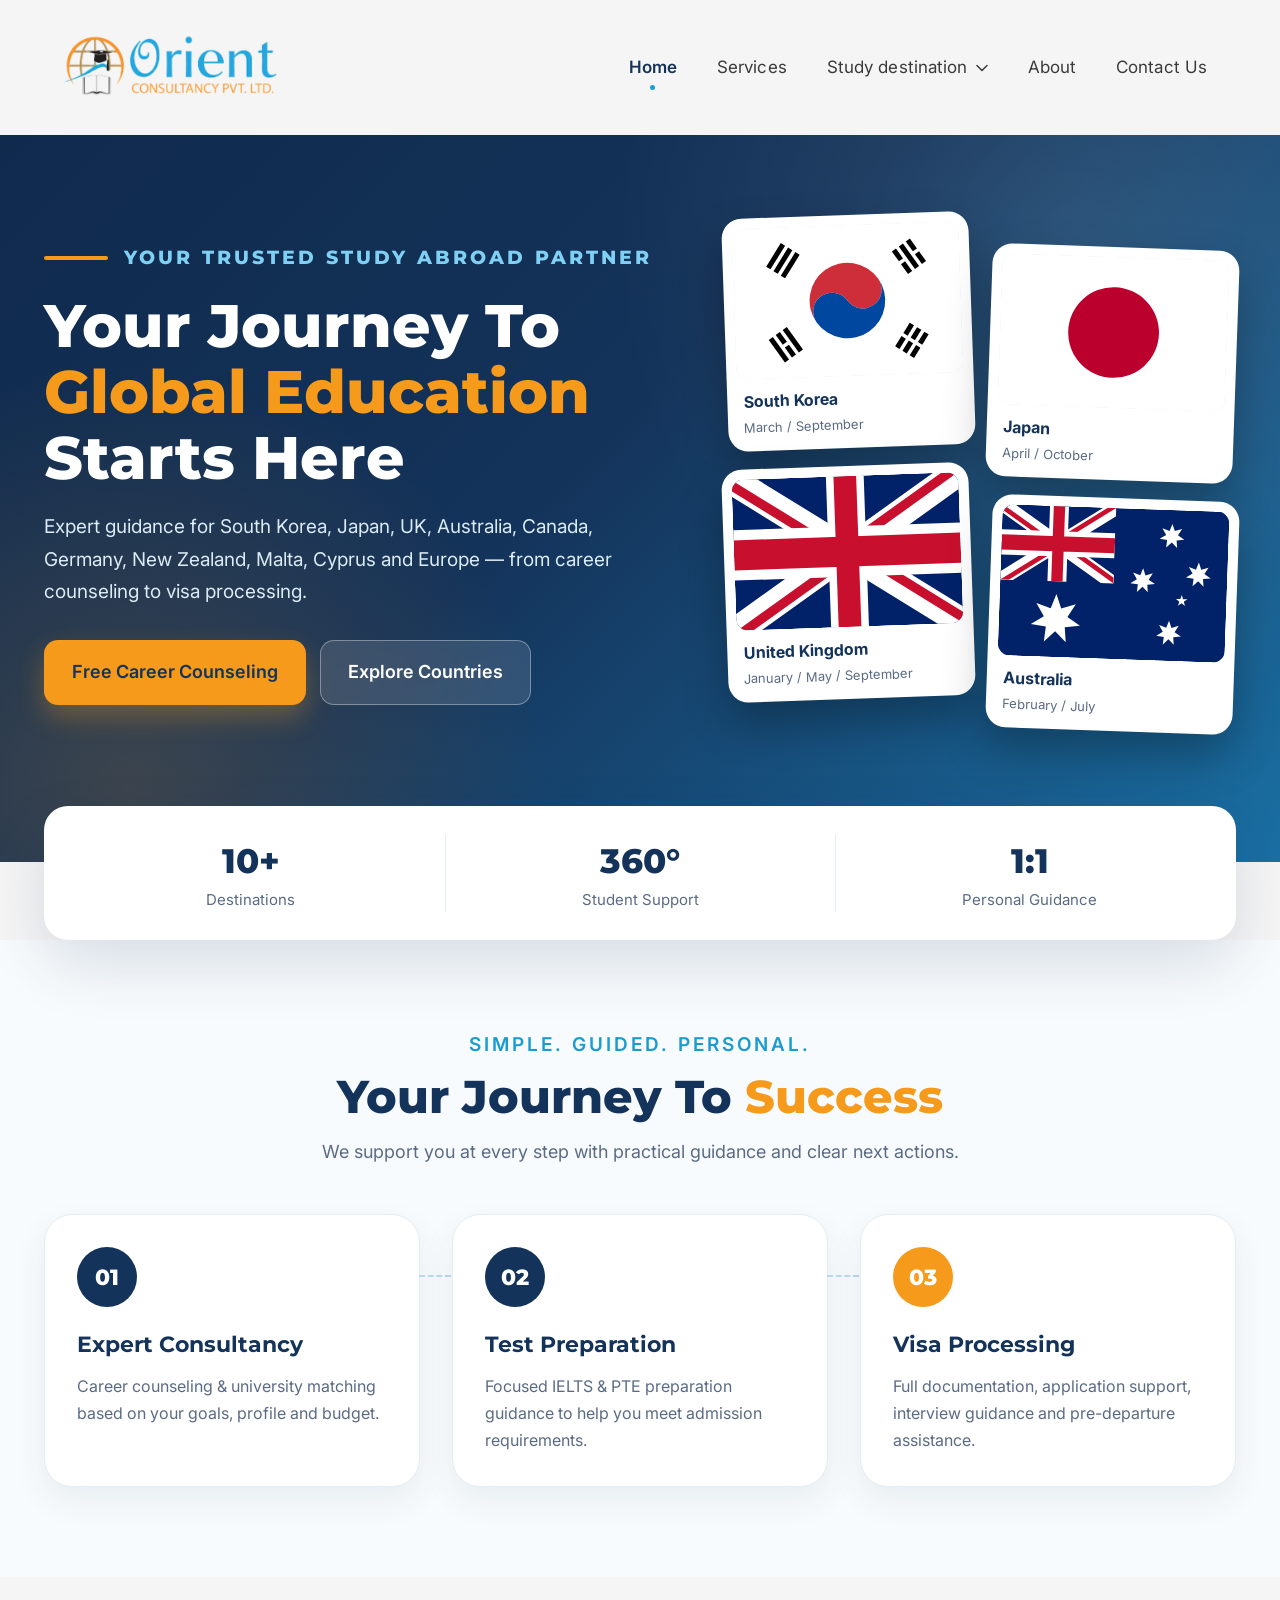
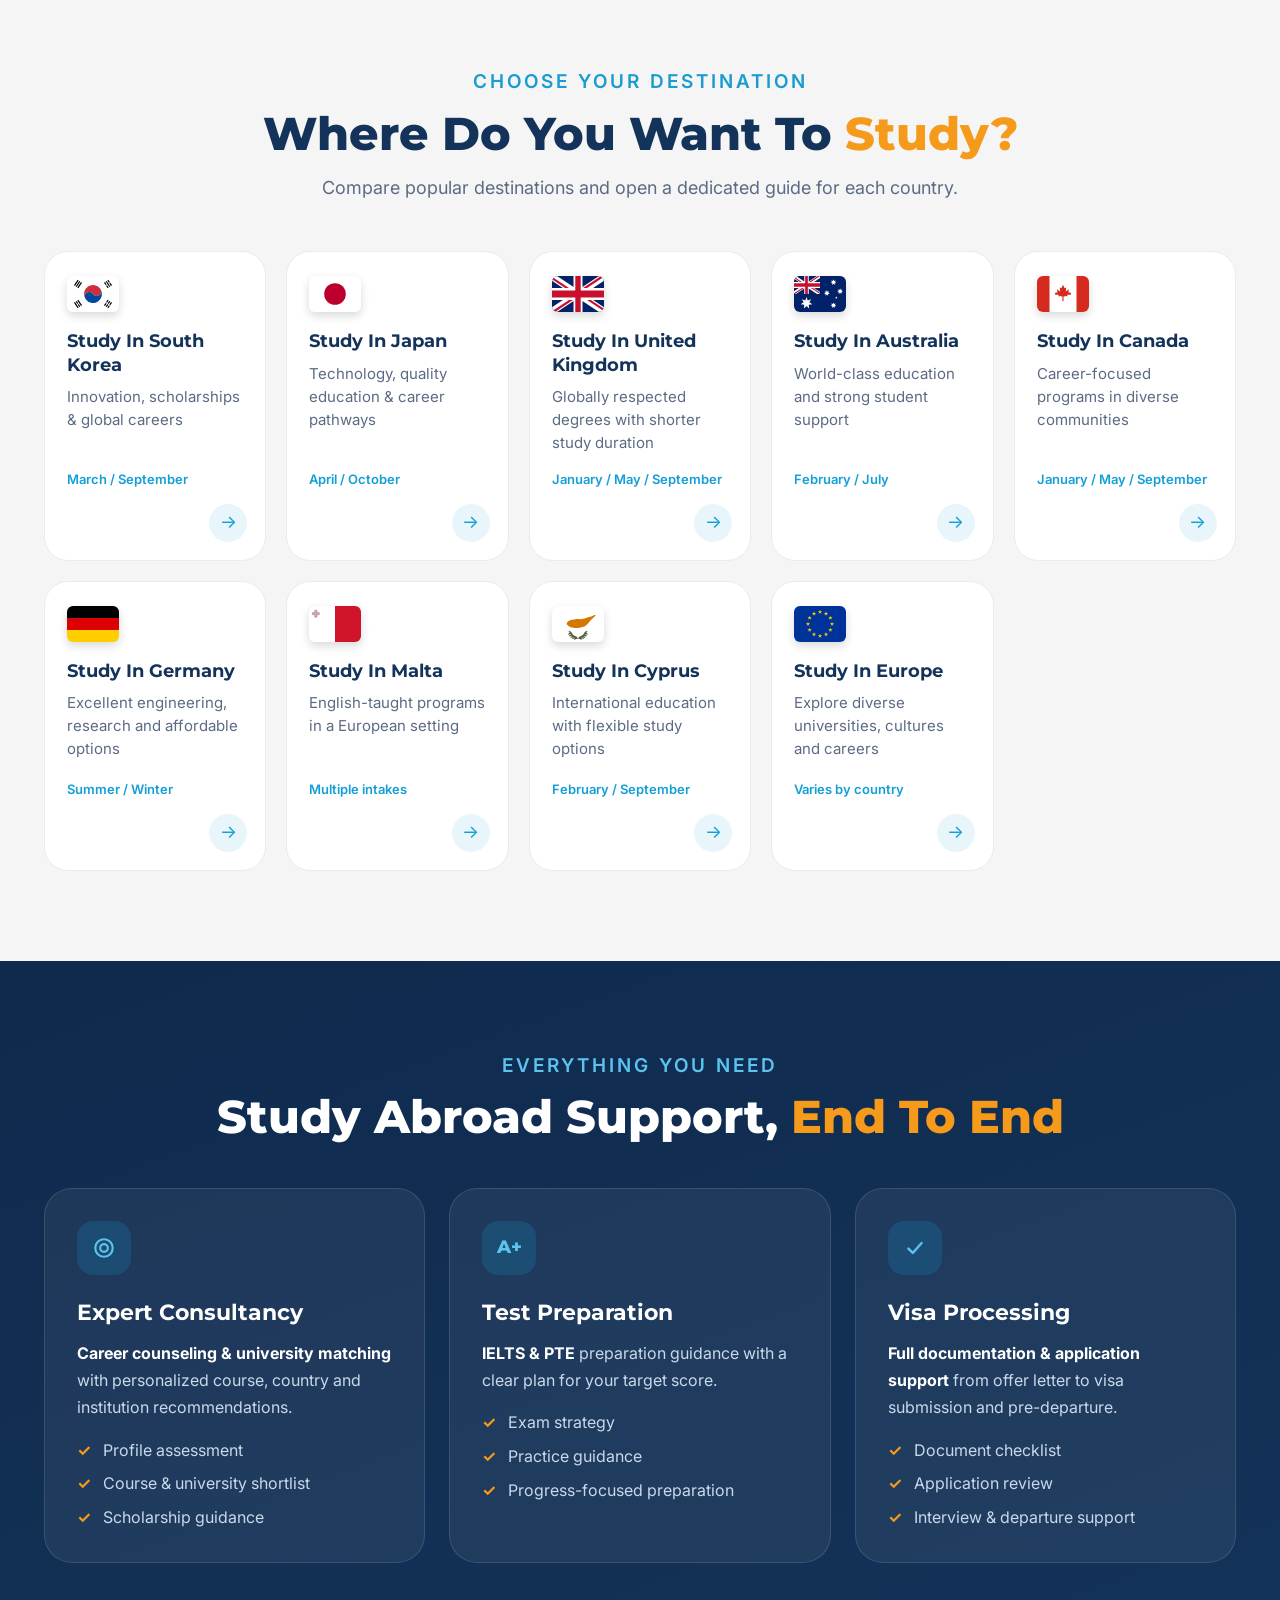
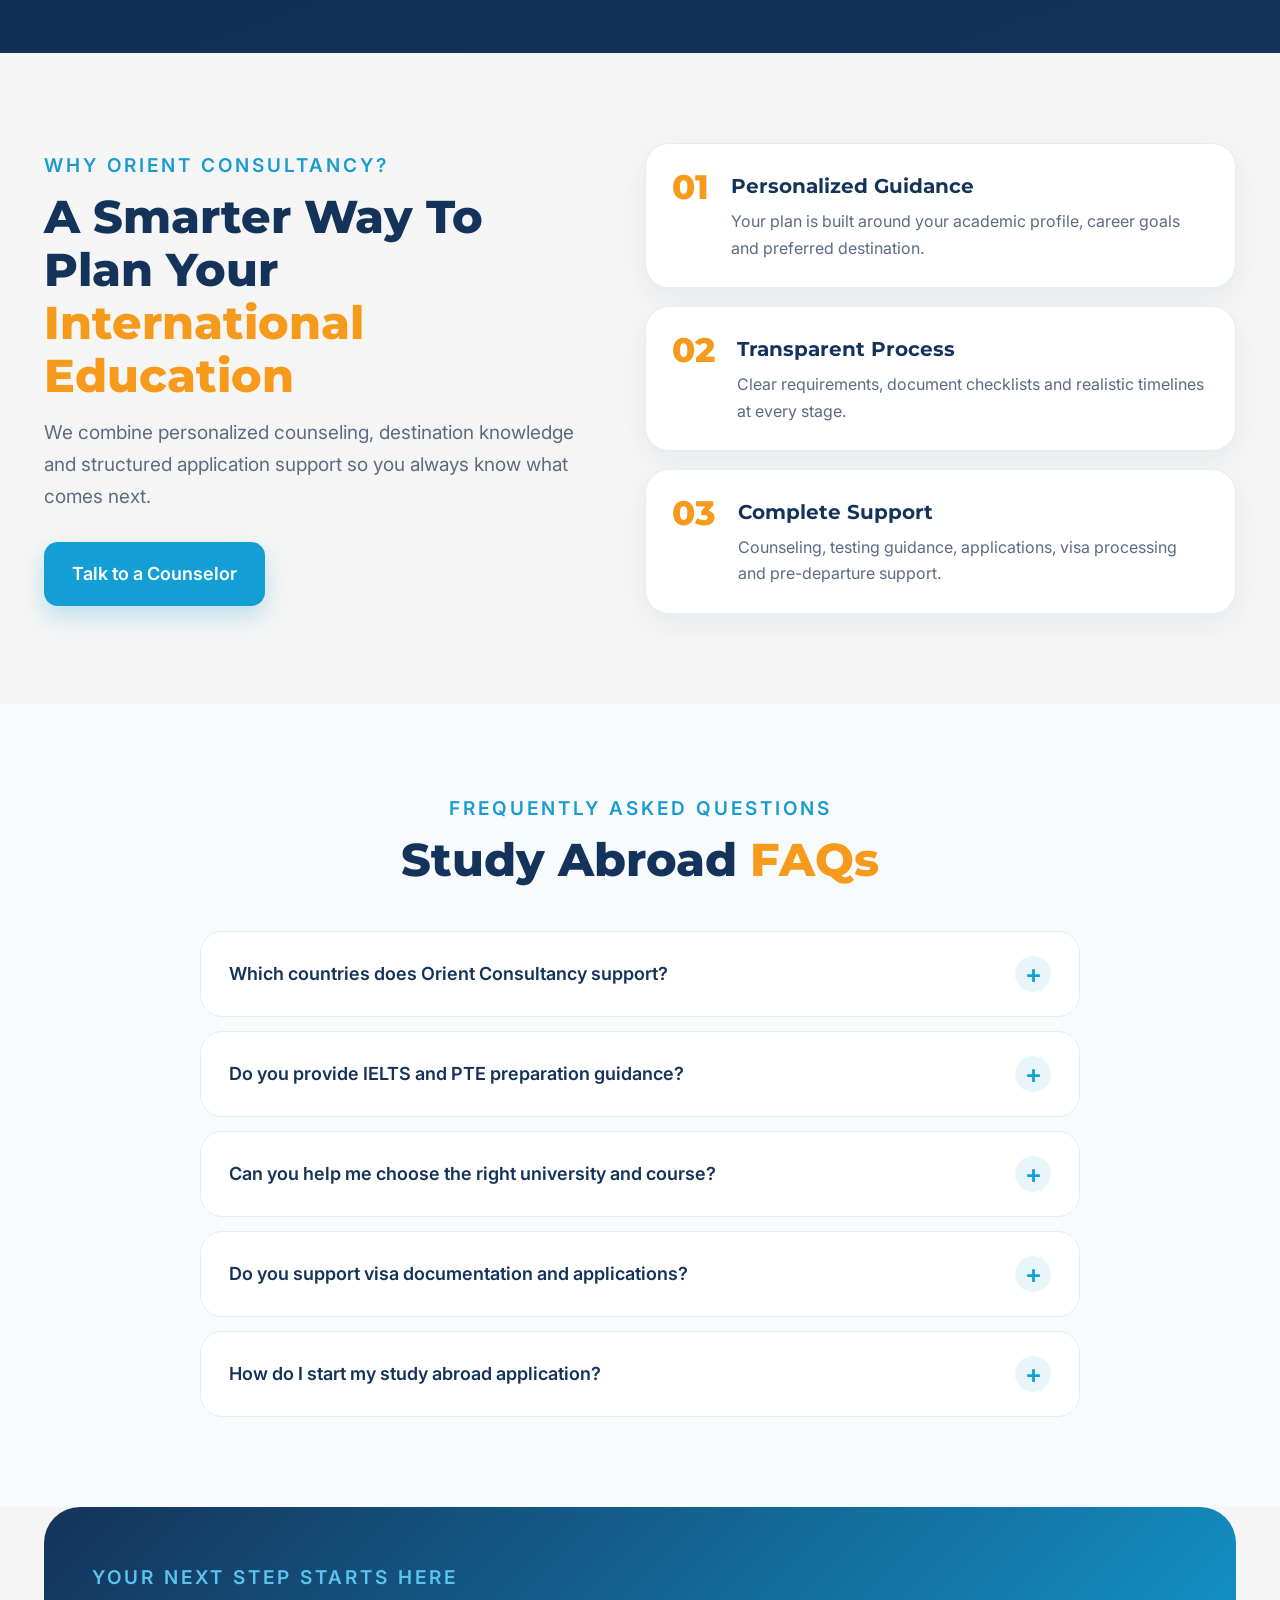
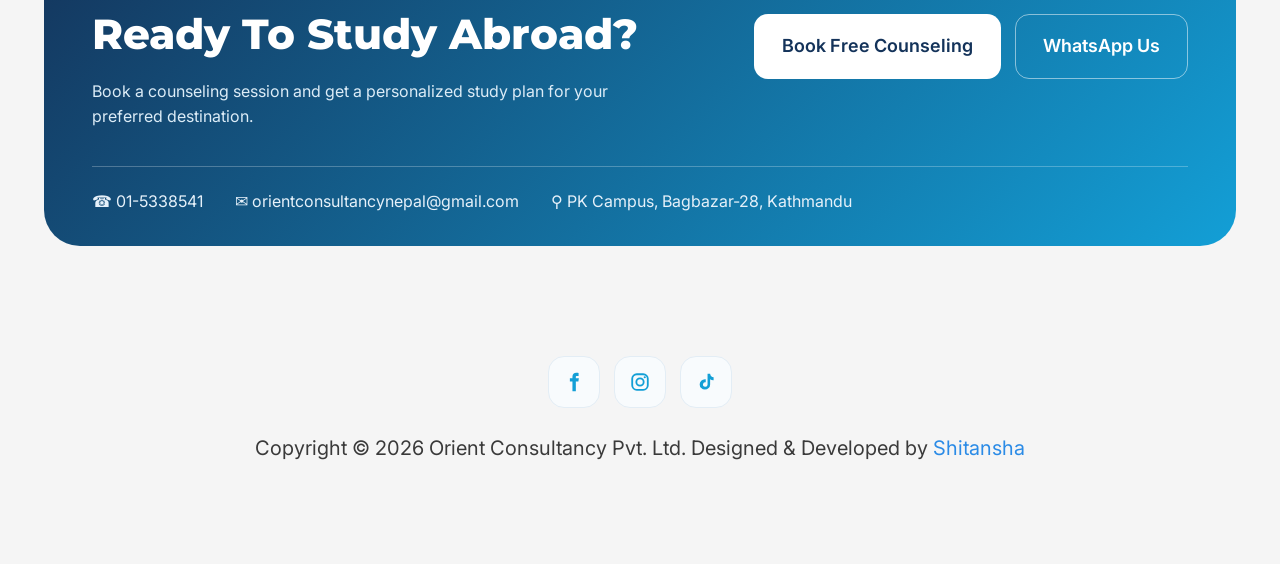
<file: index.html>
<!DOCTYPE html>
<html lang="en">
<head>
  <meta charset="UTF-8">
  <meta name="viewport" content="width=device-width, initial-scale=1">
  <title>Best Consultancy in Nepal | Orient Consultancy Pvt. Ltd.</title>
  <meta name="description" content="Orient Consultancy Pvt. Ltd. offers expert study abroad guidance for South Korea, Japan, UK, Australia, Canada, Germany, New Zealand, Malta, Cyprus and Europe — from career counseling to visa processing.">

  <link rel="preconnect" href="https://fonts.googleapis.com">
  <link rel="preconnect" href="https://fonts.gstatic.com" crossorigin>
  <link href="https://fonts.googleapis.com/css2?family=Inter:wght@400;500;600;700&family=Montserrat:wght@700;800&display=swap" rel="stylesheet">
  <link rel="stylesheet" href="style.css">
  <link rel="stylesheet" href="nav-responsive.css">
</head>
<body>

  <!-- ================= HEADER ================= -->
  <header class="site-header">
    <a class="logo" href="index.html" aria-label="Orient Consultancy - Home">
      <img src="images/logo.png" alt="Orient Consultancy Pvt. Ltd." width="230" height="70">
    </a>

    <button class="nav-toggle" aria-label="Open menu" aria-expanded="false" aria-controls="main-nav">
      <span></span><span></span><span></span>
    </button>

    <nav id="main-nav" class="main-nav" aria-label="Main navigation">
      <ul>
        <li><a href="index.html" aria-current="page">Home</a></li>
        <li><a href="services.html">Services</a></li>
        <li class="has-dropdown">
          <button class="dropdown-toggle" aria-expanded="false" aria-haspopup="true">
            Study destination
            <svg width="12" height="8" viewBox="0 0 12 8" aria-hidden="true"><path d="M1 1.5l5 5 5-5" fill="none" stroke="currentColor" stroke-width="1.5" stroke-linecap="round" stroke-linejoin="round"/></svg>
          </button>
          <ul class="dropdown">
            <li><a href="country.html?c=south-korea"><img class="dd-flag" src="images/south-korea.svg" alt="" width="20" height="14"><span>Korean Student Visa (D-2 / D-4 Visa)</span></a></li>
            <li><a href="country.html?c=uk"><img class="dd-flag" src="images/uk.svg" alt="" width="20" height="14"><span>UK Student Visa (Tier 4 Visa)</span></a></li>
            <li><a href="country.html?c=australia"><img class="dd-flag" src="images/australia.svg" alt="" width="20" height="14"><span>Australian Student Visa (Subclass 500)</span></a></li>
            <li><a href="country.html?c=usa"><img class="dd-flag" src="images/usa.svg" alt="" width="20" height="14"><span>U.S. Student Visa (F-1 Visa)</span></a></li>
            <li><a href="country.html?c=japan"><img class="dd-flag" src="images/japan.svg" alt="" width="20" height="14"><span>Japanese Student Visa</span></a></li>
            <li><a href="country.html?c=denmark"><img class="dd-flag" src="images/denmark.svg" alt="" width="20" height="14"><span>Denmark Student Visa</span></a></li>
            <li class="has-sub">
              <a class="dropdown-more sub-toggle" href="#" role="button" aria-haspopup="true" aria-expanded="false"><span>Other European Countries</span></a>
              <ul class="submenu">
                <li><a href="country.html?c=germany"><img class="dd-flag" src="images/germany.svg" alt="" width="20" height="14"><span>Germany Student Visa</span></a></li>
                <li><a href="country.html?c=malta"><img class="dd-flag" src="images/malta.svg" alt="" width="20" height="14"><span>Malta Student Visa</span></a></li>
                <li><a href="country.html?c=dubai"><img class="dd-flag" src="images/uae.svg" alt="" width="20" height="14"><span>Dubai Student Visa</span></a></li>
                <li><a href="country.html?c=finland"><img class="dd-flag" src="images/finland.svg" alt="" width="20" height="14"><span>Finland Student Visa</span></a></li>
                
              </ul>
            </li>
          </ul>
        </li>
        <li><a href="/about">About</a></li>
        <li><a href="contact.html">Contact Us</a></li>
      </ul>
    </nav>
  </header>

  <!-- ================= MAIN ================= -->
  <main class="hm">

    <!-- ---------- HERO ---------- -->
    <section class="hm-hero" aria-labelledby="hero-heading">
      <div class="hm-wrap hm-hero-grid">
        <div class="hm-hero-text">
          <p class="hm-eyebrow">Your trusted study abroad partner</p>
          <h1 id="hero-heading">Your Journey To <span class="accent">Global Education</span> Starts Here</h1>
          <p class="hm-hero-lead">Expert guidance for South Korea, Japan, UK, Australia, Canada, Germany, New Zealand, Malta, Cyprus and Europe — from career counseling to visa processing.</p>
          <div class="hm-buttons">
            <a class="btn btn-accent" href="contact.html">Free Career Counseling</a>
            <a class="btn btn-glass" href="#destinations">Explore Countries</a>
          </div>
        </div>

        <!-- Four tilted flag cards. Each one opens its country page. -->
        <ul class="hm-flag-stack" aria-label="Popular destinations">
          <li><a href="country.html?c=south-korea"><img class="hm-flag" src="images/south-korea.svg" alt="South Korea flag" width="300" height="200"><strong>South Korea</strong><span>March / September</span></a></li>
          <li><a href="country.html?c=japan"><img class="hm-flag" src="images/japan.svg" alt="Japan flag" width="300" height="200"><strong>Japan</strong><span>April / October</span></a></li>
          <li><a href="country.html?c=uk"><img class="hm-flag" src="images/uk.svg" alt="United Kingdom flag" width="300" height="200"><strong>United Kingdom</strong><span>January / May / September</span></a></li>
          <li><a href="country.html?c=australia"><img class="hm-flag" src="images/australia.svg" alt="Australia flag" width="300" height="200"><strong>Australia</strong><span>February / July</span></a></li>
        </ul>
      </div>
    </section>

    <!-- Floating stats bar that overlaps the hero -->
    <div class="hm-wrap">
      <dl class="hm-stats">
        <div><dt>10+</dt><dd>Destinations</dd></div>
        <div><dt>360°</dt><dd>Student Support</dd></div>
        <div><dt>1:1</dt><dd>Personal Guidance</dd></div>
      </dl>
    </div>

    <!-- ---------- JOURNEY ---------- -->
    <section class="hm-section hm-tint" aria-labelledby="journey-heading">
      <div class="hm-wrap">
        <p class="hm-eyebrow center">Simple. Guided. Personal.</p>
        <h2 id="journey-heading" class="hm-title">Your Journey To <span class="accent">Success</span></h2>
        <p class="hm-sub">We support you at every step with practical guidance and clear next actions.</p>

        <ol class="hm-steps">
          <li class="hm-step">
            <span class="hm-badge">01</span>
            <h3>Expert Consultancy</h3>
            <p>Career counseling &amp; university matching based on your goals, profile and budget.</p>
          </li>
          <li class="hm-step">
            <span class="hm-badge">02</span>
            <h3>Test Preparation</h3>
            <p>Focused IELTS &amp; PTE preparation guidance to help you meet admission requirements.</p>
          </li>
          <li class="hm-step">
            <span class="hm-badge hm-badge-orange">03</span>
            <h3>Visa Processing</h3>
            <p>Full documentation, application support, interview guidance and pre-departure assistance.</p>
          </li>
        </ol>
      </div>
    </section>

    <!-- ---------- DESTINATIONS ---------- -->
    <section class="hm-section" id="destinations" aria-labelledby="dest-heading">
      <div class="hm-wrap">
        <p class="hm-eyebrow center">Choose your destination</p>
        <h2 id="dest-heading" class="hm-title">Where Do You Want To <span class="accent">Study?</span></h2>
        <p class="hm-sub">Compare popular destinations and open a dedicated guide for each country.</p>

        <div class="hm-dest-grid">
          <a class="hm-dest" href="country.html?c=south-korea">
            <img class="hm-flag" src="images/south-korea.svg" alt="South Korea flag" width="52" height="36" loading="lazy">
            <h3>Study In South Korea</h3>
            <p>Innovation, scholarships &amp; global careers</p>
            <span class="hm-intake">March / September</span>
            <span class="hm-go" aria-hidden="true">→</span>
          </a>
          <a class="hm-dest" href="country.html?c=japan">
            <img class="hm-flag" src="images/japan.svg" alt="Japan flag" width="52" height="36" loading="lazy">
            <h3>Study In Japan</h3>
            <p>Technology, quality education &amp; career pathways</p>
            <span class="hm-intake">April / October</span>
            <span class="hm-go" aria-hidden="true">→</span>
          </a>
          <a class="hm-dest" href="country.html?c=uk">
            <img class="hm-flag" src="images/uk.svg" alt="United Kingdom flag" width="52" height="36" loading="lazy">
            <h3>Study In United Kingdom</h3>
            <p>Globally respected degrees with shorter study duration</p>
            <span class="hm-intake">January / May / September</span>
            <span class="hm-go" aria-hidden="true">→</span>
          </a>
          <a class="hm-dest" href="country.html?c=australia">
            <img class="hm-flag" src="images/australia.svg" alt="Australia flag" width="52" height="36" loading="lazy">
            <h3>Study In Australia</h3>
            <p>World-class education and strong student support</p>
            <span class="hm-intake">February / July</span>
            <span class="hm-go" aria-hidden="true">→</span>
          </a>
          <a class="hm-dest" href="country.html?c=canada">
            <img class="hm-flag" src="images/canada.svg" alt="Canada flag" width="52" height="36" loading="lazy">
            <h3>Study In Canada</h3>
            <p>Career-focused programs in diverse communities</p>
            <span class="hm-intake">January / May / September</span>
            <span class="hm-go" aria-hidden="true">→</span>
          </a>
          <a class="hm-dest" href="country.html?c=germany">
            <img class="hm-flag" src="images/germany.svg" alt="Germany flag" width="52" height="36" loading="lazy">
            <h3>Study In Germany</h3>
            <p>Excellent engineering, research and affordable options</p>
            <span class="hm-intake">Summer / Winter</span>
            <span class="hm-go" aria-hidden="true">→</span>
          </a>
          <a class="hm-dest" href="country.html?c=malta">
            <img class="hm-flag" src="images/malta.svg" alt="Malta flag" width="52" height="36" loading="lazy">
            <h3>Study In Malta</h3>
            <p>English-taught programs in a European setting</p>
            <span class="hm-intake">Multiple intakes</span>
            <span class="hm-go" aria-hidden="true">→</span>
          </a>
          <a class="hm-dest" href="country.html?c=cyprus">
            <img class="hm-flag" src="images/cyprus.svg" alt="Cyprus flag" width="52" height="36" loading="lazy">
            <h3>Study In Cyprus</h3>
            <p>International education with flexible study options</p>
            <span class="hm-intake">February / September</span>
            <span class="hm-go" aria-hidden="true">→</span>
          </a>
          <a class="hm-dest" href="country.html?c=europe">
            <img class="hm-flag" src="images/europe.svg" alt="European Union flag" width="52" height="36" loading="lazy">
            <h3>Study In Europe</h3>
            <p>Explore diverse universities, cultures and careers</p>
            <span class="hm-intake">Varies by country</span>
            <span class="hm-go" aria-hidden="true">→</span>
          </a>
        </div>
      </div>
    </section>

    <!-- ---------- SERVICES (dark) ---------- -->
    <section class="hm-section hm-dark" aria-labelledby="services-heading">
      <div class="hm-wrap">
        <p class="hm-eyebrow center light">Everything you need</p>
        <h2 id="services-heading" class="hm-title light">Study Abroad Support, <span class="accent">End To End</span></h2>

        <div class="hm-service-grid">
          <article class="hm-service">
            <span class="hm-service-icon" aria-hidden="true">
              <svg width="24" height="24" viewBox="0 0 22 22"><circle cx="11" cy="11" r="8" fill="none" stroke="currentColor" stroke-width="2"/><circle cx="11" cy="11" r="3.5" fill="none" stroke="currentColor" stroke-width="2"/></svg>
            </span>
            <h3>Expert Consultancy</h3>
            <p><strong>Career counseling &amp; university matching</strong> with personalized course, country and institution recommendations.</p>
            <ul>
              <li>Profile assessment</li>
              <li>Course &amp; university shortlist</li>
              <li>Scholarship guidance</li>
            </ul>
          </article>

          <article class="hm-service">
            <span class="hm-service-icon" aria-hidden="true">A+</span>
            <h3>Test Preparation</h3>
            <p><strong>IELTS &amp; PTE</strong> preparation guidance with a clear plan for your target score.</p>
            <ul>
              <li>Exam strategy</li>
              <li>Practice guidance</li>
              <li>Progress-focused preparation</li>
            </ul>
          </article>

          <article class="hm-service">
            <span class="hm-service-icon" aria-hidden="true">
              <svg width="22" height="22" viewBox="0 0 20 20"><path d="M4 10.5l4 4 8-9" fill="none" stroke="currentColor" stroke-width="2.2" stroke-linecap="round" stroke-linejoin="round"/></svg>
            </span>
            <h3>Visa Processing</h3>
            <p><strong>Full documentation &amp; application support</strong> from offer letter to visa submission and pre-departure.</p>
            <ul>
              <li>Document checklist</li>
              <li>Application review</li>
              <li>Interview &amp; departure support</li>
            </ul>
          </article>
        </div>
      </div>
    </section>

    <!-- ---------- WHY ORIENT ---------- -->
    <section class="hm-section" aria-labelledby="why-heading">
      <div class="hm-wrap hm-why">
        <div class="hm-why-text">
          <p class="hm-eyebrow">Why Orient Consultancy?</p>
          <h2 id="why-heading" class="hm-title left">A Smarter Way To Plan Your <span class="accent">International Education</span></h2>
          <p class="hm-why-lead">We combine personalized counseling, destination knowledge and structured application support so you always know what comes next.</p>
          <a class="btn btn-primary" href="contact.html">Talk to a Counselor</a>
        </div>

        <ul class="hm-why-list">
          <li>
            <span class="hm-why-num">01</span>
            <div>
              <h3>Personalized Guidance</h3>
              <p>Your plan is built around your academic profile, career goals and preferred destination.</p>
            </div>
          </li>
          <li>
            <span class="hm-why-num">02</span>
            <div>
              <h3>Transparent Process</h3>
              <p>Clear requirements, document checklists and realistic timelines at every stage.</p>
            </div>
          </li>
          <li>
            <span class="hm-why-num">03</span>
            <div>
              <h3>Complete Support</h3>
              <p>Counseling, testing guidance, applications, visa processing and pre-departure support.</p>
            </div>
          </li>
        </ul>
      </div>
    </section>

    <!-- ---------- FAQ (works without JavaScript) ---------- -->
    <section class="hm-section hm-tint" aria-labelledby="faq-heading">
      <div class="hm-wrap">
        <p class="hm-eyebrow center">Frequently asked questions</p>
        <h2 id="faq-heading" class="hm-title">Study Abroad <span class="accent">FAQs</span></h2>

        <div class="hm-faq">
          <details name="faq">
            <summary>Which countries does Orient Consultancy support?</summary>
            <p>Orient Consultancy provides guidance for South Korea, Japan, the United Kingdom, Australia, Canada, Germany, New Zealand, Malta, Cyprus and other European study destinations.</p>
          </details>
          <details name="faq">
            <summary>Do you provide IELTS and PTE preparation guidance?</summary>
            <p>Yes. We help students plan for IELTS and PTE preparation and understand the score requirements for their selected institutions and programs.</p>
          </details>
          <details name="faq">
            <summary>Can you help me choose the right university and course?</summary>
            <p>Yes. Our counseling process includes profile assessment, career counseling and university matching based on academic background, budget, career goals and destination preferences.</p>
          </details>
          <details name="faq">
            <summary>Do you support visa documentation and applications?</summary>
            <p>Yes. We provide documentation checklists, application support, visa guidance, interview preparation where relevant and pre-departure assistance.</p>
          </details>
          <details name="faq">
            <summary>How do I start my study abroad application?</summary>
            <p>Start with a counseling session. We will review your profile, shortlist suitable options and provide a step-by-step application roadmap.</p>
          </details>
        </div>
      </div>
    </section>

    <!-- ---------- CTA ---------- -->
    <section class="hm-wrap hm-cta-wrap" aria-labelledby="cta-heading">
      <div class="hm-cta">
        <div class="hm-cta-top">
          <div>
            <p class="hm-eyebrow light">Your next step starts here</p>
            <h2 id="cta-heading">Ready To Study Abroad?</h2>
            <p>Book a counseling session and get a personalized study plan for your preferred destination.</p>
          </div>
          <div class="hm-buttons">
            <a class="btn btn-white" href="contact.html">Book Free Counseling</a>
            <a class="btn btn-ghost" href="https://wa.me/9779767259997" target="_blank" rel="noopener">WhatsApp Us</a>
          </div>
        </div>
        <ul class="hm-cta-contact">
          <li><a href="tel:015338541">☎ 01-5338541</a></li>
          <li><a href="mailto:orientconsultancynepal@gmail.com">✉ orientconsultancynepal@gmail.com</a></li>
          <li>⚲ PK Campus, Bagbazar-28, Kathmandu</li>
        </ul>
      </div>
    </section>

  </main>

  <!-- ================= FOOTER ================= -->
   <footer class="site-footer">
    <ul class="footer-social" aria-label="Follow Orient Consultancy">
      <li><a href="https://www.facebook.com/OrientConsultancyNepal" target="_blank" rel="noopener" aria-label="Orient Consultancy on Facebook">
        <svg viewBox="0 0 24 24" aria-hidden="true"><path d="M14 8V6.5c0-.7.2-1 1.2-1H17V2.2C16.6 2.1 15.6 2 14.5 2 12 2 10.3 3.5 10.3 6.2V8H7.5v3.5h2.8V22H14V11.5h2.8L17.3 8H14z" fill="currentColor"/></svg>
      </a></li>
      <li><a href="https://www.instagram.com/orient_nepal/" target="_blank" rel="noopener" aria-label="Orient Consultancy on Instagram">
        <svg viewBox="0 0 24 24" aria-hidden="true"><rect x="3.5" y="3.5" width="17" height="17" rx="5" fill="none" stroke="currentColor" stroke-width="2"/><circle cx="12" cy="12" r="4" fill="none" stroke="currentColor" stroke-width="2"/><circle cx="17.2" cy="6.8" r="1.2" fill="currentColor"/></svg>
      </a></li>
      <li><a href="https://www.tiktok.com/@orient.consultancy" target="_blank" rel="noopener" aria-label="Orient Consultancy on TikTok">
        <svg viewBox="0 0 24 24" aria-hidden="true"><path d="M16.5 3c.3 2.3 1.6 3.7 3.8 3.9v3.2c-1.4.1-2.7-.3-3.8-1.1v5.6a5.7 5.7 0 11-5.7-5.7c.3 0 .6 0 .9.1v3.3a2.5 2.5 0 102 2.4V3h2.8z" fill="currentColor"/></svg>
      </a></li>
    </ul>
    <p>Copyright © 2026 Orient Consultancy Pvt. Ltd. Designed &amp; Developed by <a href="https://shitanshabaral.com.np/" target="_blank" rel="noopener">Shitansha</a></p>
  </footer>

  <script src="script.js" defer></script>
</body>
</html>
</file>
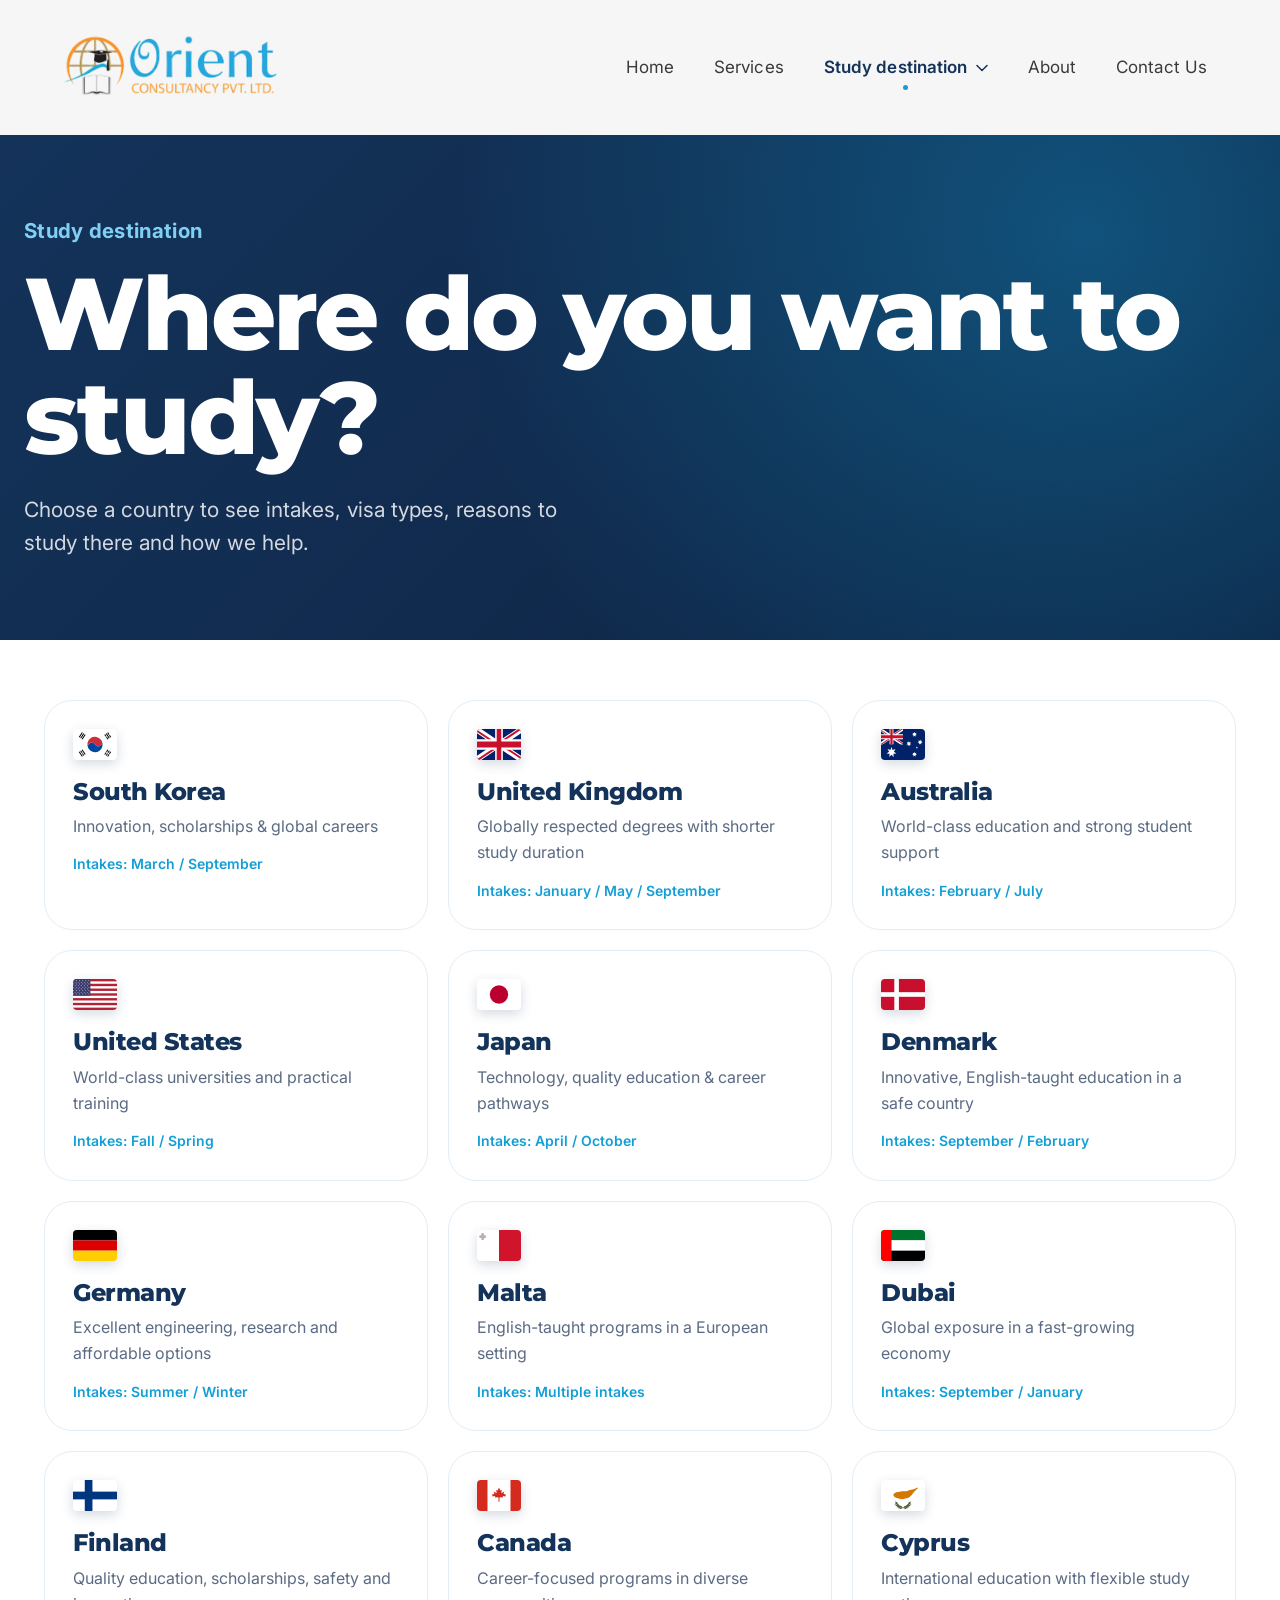
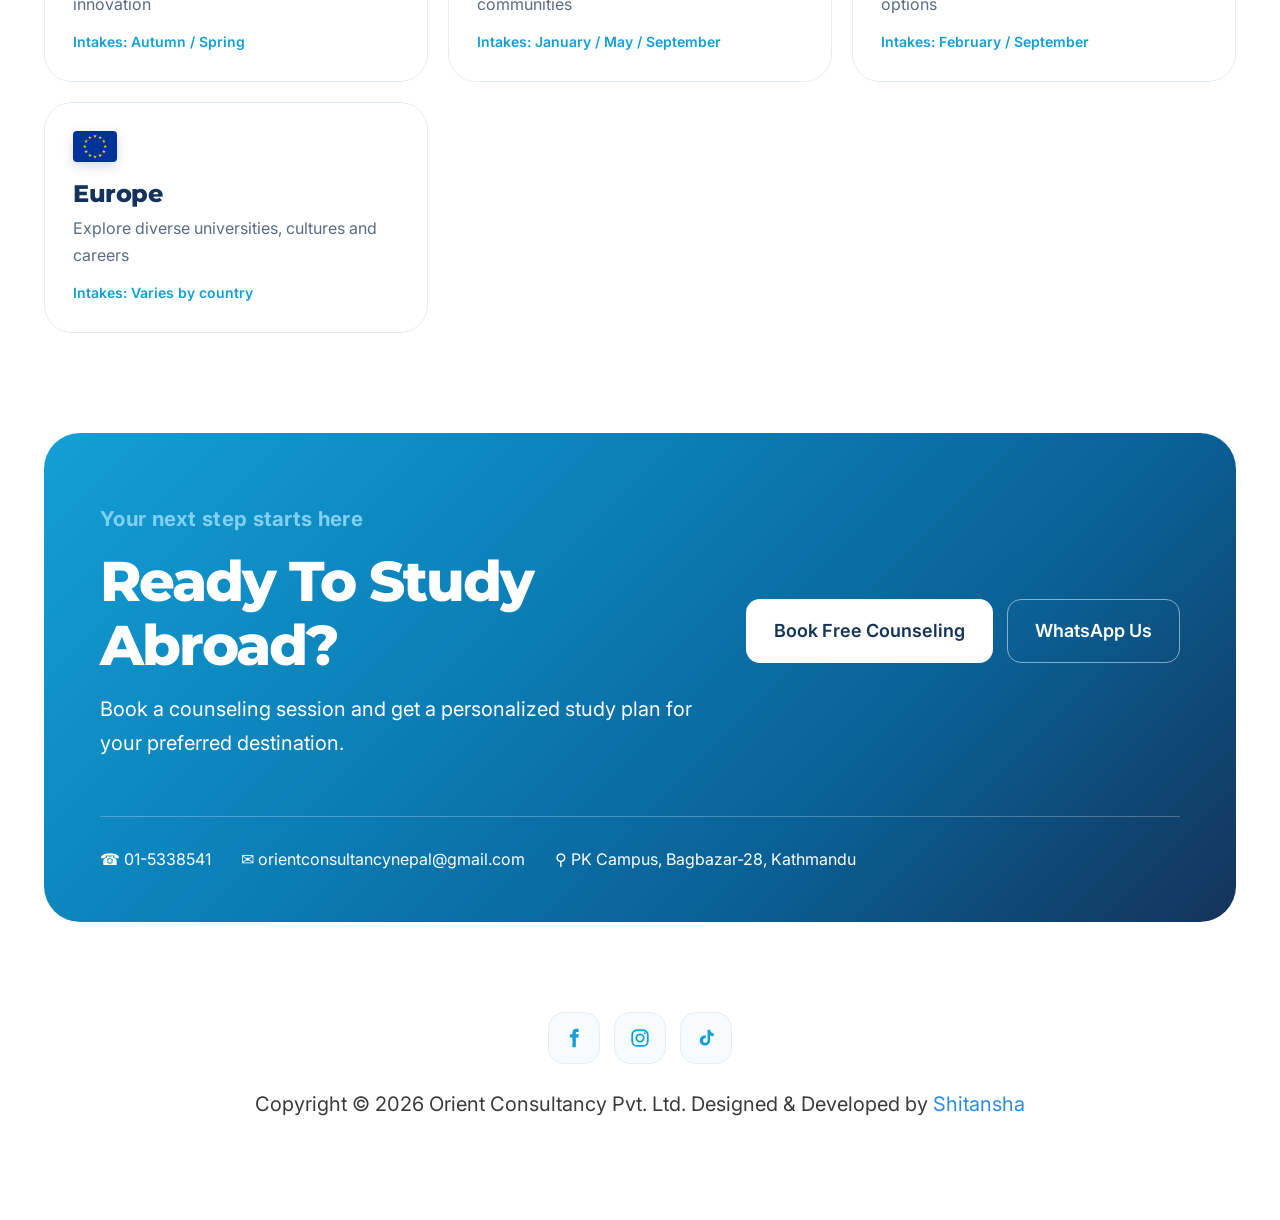
<file: country.html>
<!DOCTYPE html>
<html lang="en">
<head>
  <meta charset="UTF-8">
  <meta name="viewport" content="width=device-width, initial-scale=1">
  <!-- title + description are filled in by country.js for each country -->
  <title>Study Destination | Orient Consultancy Pvt. Ltd.</title>
  <meta name="description" content="Study abroad destinations and student visa guidance from Orient Consultancy Pvt. Ltd., Kathmandu.">

  <link rel="preconnect" href="https://fonts.googleapis.com">
  <link rel="preconnect" href="https://fonts.gstatic.com" crossorigin>
  <link href="https://fonts.googleapis.com/css2?family=Inter:wght@400;500;600;700&family=Montserrat:wght@700;800&family=Open+Sans:wght@400;600&display=swap" rel="stylesheet">
  <link rel="stylesheet" href="style.css">
  <link rel="stylesheet" href="nav-responsive.css">
</head>
<body class="cn-page">

  <!-- ================= HEADER (same as other pages) ================= -->
  <header class="site-header">
    <a class="logo" href="index.html" aria-label="Orient Consultancy - Home">
      <img src="images/logo.png" alt="Orient Consultancy Pvt. Ltd." width="230" height="70">
    </a>

    <button class="nav-toggle" aria-label="Open menu" aria-expanded="false" aria-controls="main-nav">
      <span></span><span></span><span></span>
    </button>

    <nav id="main-nav" class="main-nav" aria-label="Main navigation">
      <ul>
        <li><a href="index.html">Home</a></li>
        <li><a href="services.html">Services</a></li>
        <li class="has-dropdown current">
          <button class="dropdown-toggle" aria-expanded="false" aria-haspopup="true">
            Study destination
            <svg width="12" height="8" viewBox="0 0 12 8" aria-hidden="true"><path d="M1 1.5l5 5 5-5" fill="none" stroke="currentColor" stroke-width="1.5" stroke-linecap="round" stroke-linejoin="round"/></svg>
          </button>
          <ul class="dropdown">
            <li><a href="country.html?c=south-korea"><img class="dd-flag" src="images/flags/south-korea.svg" alt="" width="20" height="14"><span>Korean Student Visa (D-2 / D-4 Visa)</span></a></li>
            <li><a href="country.html?c=uk"><img class="dd-flag" src="images/flags/uk.svg" alt="" width="20" height="14"><span>UK Student Visa (Tier 4 Visa)</span></a></li>
            <li><a href="country.html?c=australia"><img class="dd-flag" src="images/flags/australia.svg" alt="" width="20" height="14"><span>Australian Student Visa (Subclass 500)</span></a></li>
            <li><a href="country.html?c=usa"><img class="dd-flag" src="images/flags/usa.svg" alt="" width="20" height="14"><span>U.S. Student Visa (F-1 Visa)</span></a></li>
            <li><a href="country.html?c=japan"><img class="dd-flag" src="images/flags/japan.svg" alt="" width="20" height="14"><span>Japanese Student Visa</span></a></li>
            <li><a href="country.html?c=denmark"><img class="dd-flag" src="images/flags/denmark.svg" alt="" width="20" height="14"><span>Denmark Student Visa</span></a></li>
            <li class="has-sub">
              <a class="dropdown-more sub-toggle" href="#" role="button" aria-haspopup="true" aria-expanded="false"><span>Other European Countries</span></a>
              <ul class="submenu">
                <li><a href="country.html?c=germany"><img class="dd-flag" src="images/flags/germany.svg" alt="" width="20" height="14"><span>Germany Student Visa</span></a></li>
                <li><a href="country.html?c=malta"><img class="dd-flag" src="images/flags/malta.svg" alt="" width="20" height="14"><span>Malta Student Visa</span></a></li>
                <li><a href="country.html?c=dubai"><img class="dd-flag" src="images/flags/uae.svg" alt="" width="20" height="14"><span>Dubai Student Visa</span></a></li>
                <li><a href="country.html?c=finland"><img class="dd-flag" src="images/flags/finland.svg" alt="" width="20" height="14"><span>Finland Student Visa</span></a></li>
              </ul>
            </li>
          </ul>
        </li>
      <li><a href="/about">About</a></li>
        <li><a href="contact.html">Contact Us</a></li>
      </ul>
    </nav>
  </header>

  <!-- ================= MAIN (country.js fills this in) ================= -->
  <main id="country-root">
    <p class="cn-message">Loading… If this message stays, check that countries-data.js and country.js are in the same folder as country.html.</p>
    <noscript><p class="cn-message">Please enable JavaScript to see this page, or contact us on 01-5338541.</p></noscript>
  </main>

  <!-- ================= FOOTER ================= -->
    <footer class="site-footer">
    <ul class="footer-social" aria-label="Follow Orient Consultancy">
      <li><a href="https://www.facebook.com/OrientConsultancyNepal" target="_blank" rel="noopener" aria-label="Orient Consultancy on Facebook">
        <svg viewBox="0 0 24 24" aria-hidden="true"><path d="M14 8V6.5c0-.7.2-1 1.2-1H17V2.2C16.6 2.1 15.6 2 14.5 2 12 2 10.3 3.5 10.3 6.2V8H7.5v3.5h2.8V22H14V11.5h2.8L17.3 8H14z" fill="currentColor"/></svg>
      </a></li>
      <li><a href="https://www.instagram.com/orient_nepal/" target="_blank" rel="noopener" aria-label="Orient Consultancy on Instagram">
        <svg viewBox="0 0 24 24" aria-hidden="true"><rect x="3.5" y="3.5" width="17" height="17" rx="5" fill="none" stroke="currentColor" stroke-width="2"/><circle cx="12" cy="12" r="4" fill="none" stroke="currentColor" stroke-width="2"/><circle cx="17.2" cy="6.8" r="1.2" fill="currentColor"/></svg>
      </a></li>
      <li><a href="https://www.tiktok.com/@orient.consultancy" target="_blank" rel="noopener" aria-label="Orient Consultancy on TikTok">
        <svg viewBox="0 0 24 24" aria-hidden="true"><path d="M16.5 3c.3 2.3 1.6 3.7 3.8 3.9v3.2c-1.4.1-2.7-.3-3.8-1.1v5.6a5.7 5.7 0 11-5.7-5.7c.3 0 .6 0 .9.1v3.3a2.5 2.5 0 102 2.4V3h2.8z" fill="currentColor"/></svg>
      </a></li>
    </ul>
    <p>Copyright © 2026 Orient Consultancy Pvt. Ltd. Designed &amp; Developed by <a href="https://shitanshabaral.com.np/" target="_blank" rel="noopener">Shitansha</a></p>
  </footer>

  <!-- ORDER MATTERS: script.js, then countries-data.js, then country.js -->
<script src="script.js" defer></script>
<script src="countries-data.js"></script>
<script src="country.js"></script>
<script src="country-redesign.js"></script>   <!-- ADD THIS LINE -->
</body>
</html>
</file>
<file: style.css>
/* ==========================================================
   Orient Consultancy - main stylesheet
   ========================================================== */

/* ---------- 1. Variables (change colors here) ---------- */
:root {
  --primary: #139fd6;          /* blue buttons, eyebrow text */
  --navy: #14335a;             /* headings, dark section */
  --accent: #f59a1b;           /* orange highlight words */
  --text: #5b6b84;             /* body paragraphs */
  --dark-text: #333333;
  --page-bg: #f5f5f5;
  --white: #ffffff;
  --tint: #f8fbfd;             /* light blue-ish section background */
  --border: #e3edf5;
  --radius-sm: 14px;
  --radius-md: 28px;
  --radius-lg: 36px;
  --font-head: "Montserrat", Arial, sans-serif;
  --font-body: "Inter", Arial, sans-serif;
}

/* ---------- 2. Reset / base ---------- */
*, *::before, *::after { box-sizing: border-box; }
html { scroll-behavior: smooth; }
body {
  margin: 0;
  font-family: var(--font-body);
  color: var(--text);
  background: var(--page-bg);
  line-height: 1.6;
}
img { max-width: 100%; height: auto; display: block; }
a { color: inherit; text-decoration: none; }
ul, ol { margin: 0; padding: 0; list-style: none; }
h1, h2, h3, p, dl, dd { margin: 0; }
button { font: inherit; cursor: pointer; }

/* ---------- 3. Header / navigation ---------- */

/* Sticky header: stays on top while scrolling, gets a soft shadow once you scroll */
.site-header {
  position: sticky;
  top: 0;
  z-index: 100;
  display: flex;
  align-items: center;
  justify-content: space-between;
  padding: 10px 55px;
  min-height: 90px;
  background: rgba(245, 245, 245, .9);
  -webkit-backdrop-filter: blur(14px);
          backdrop-filter: blur(14px);
  transition: min-height .3s ease, box-shadow .3s ease, background .3s ease;
}
.site-header.is-scrolled {
  min-height: 72px;
  background: rgba(255, 255, 255, .92);
  box-shadow: 0 1px 0 rgba(20, 51, 90, .06), 0 12px 30px rgba(20, 51, 90, .07);
}
.logo img { width: 230px; height: auto; transition: width .3s ease; }
.site-header.is-scrolled .logo img { width: 190px; }

/* Menu links */
.main-nav a,
.dropdown-toggle {
  position: relative;
  z-index: 1;
  font-size: 17px;
  letter-spacing: .1px;
  color: #3a3a3a;
  background: none;
  border: 0;
  padding: 10px 18px;
  display: inline-flex;
  align-items: center;
  gap: 8px;
  transition: color .25s ease;
}
.dropdown-toggle svg { transition: transform .3s ease; }

/* Phone / tablet dropdown: simple show/hide (desktop version is further below) */
.main-nav .dropdown { display: none; }
.has-dropdown.open .dropdown { display: flex; }
.has-dropdown.open .dropdown-toggle svg { transform: rotate(180deg); }
.main-nav a[aria-current="page"],
.has-dropdown.current > .dropdown-toggle { color: var(--navy); font-weight: 600; }

/* Dropdown links: small flag + text (layout copied from the original site) */
.dropdown a { display: flex; align-items: center; gap: 10px; }
.dropdown a span { flex: 1; }
.dd-flag { width: 20px; height: 14px; object-fit: cover; border-radius: 2px; background: #e6ebf0; flex: none; }

/* The hamburger button */
.nav-toggle {
  display: none;
  background: none;
  border: 0;
  width: 44px; height: 44px;
  flex-direction: column;
  justify-content: center;
  gap: 6px;
  padding: 10px;
}
.nav-toggle span { display: block; height: 2px; background: #333; border-radius: 2px; }

/* ---------- Desktop-only navigation effects ---------- */
@media (min-width: 1024px) {
  .main-nav > ul {
    position: relative;           /* the sliding highlight is positioned inside this */
    display: flex;
    align-items: center;
    gap: 4px;
  }

  /* Sliding highlight (created by script.js): glides from item to item on hover */
  .nav-indicator {
    position: absolute;
    top: 50%; left: 0;
    height: 42px;
    margin-top: -21px;
    border-radius: 999px;
    background: rgba(20, 51, 90, .07);
    box-shadow: inset 0 0 0 1px rgba(20, 51, 90, .05);
    opacity: 0;
    pointer-events: none;
    transition: transform .4s cubic-bezier(.3, .8, .3, 1), width .4s cubic-bezier(.3, .8, .3, 1), opacity .25s ease;
  }

  .main-nav > ul > li > a:hover,
  .dropdown-toggle:hover,
  .has-dropdown:hover > .dropdown-toggle,
  .has-dropdown:focus-within > .dropdown-toggle { color: var(--navy); }

  /* Current page: dark text + small dot under the word */
  .main-nav > ul > li > a[aria-current="page"]::after,
  .has-dropdown.current > .dropdown-toggle::after {
    content: "";
    position: absolute;
    left: 50%; bottom: 1px;
    width: 5px; height: 5px;
    margin-left: -2.5px;
    border-radius: 50%;
    background: var(--primary);
  }

  .has-dropdown:hover > .dropdown-toggle svg,
  .has-dropdown:focus-within > .dropdown-toggle svg { transform: rotate(180deg); }

  /* Dropdown card: single column like the original site; fades + slides in */
  .main-nav .dropdown {
    position: absolute;
    top: calc(100% + 14px);
    left: 0;
    width: 300px;
    display: flex;
    flex-direction: column;
    gap: 0;
    padding: 6px 0;
    background: var(--white);
    border: 1px solid var(--border);
    border-radius: 4px;
    box-shadow: 0 24px 60px rgba(20, 51, 90, .16), 0 2px 6px rgba(20, 51, 90, .05);
    opacity: 0;
    visibility: hidden;
    transform: translateY(10px);
    transition: opacity .25s ease, transform .3s ease, visibility 0s linear .3s;
  }
  /* invisible bridge so the card does not close when the mouse crosses the gap */
  .main-nav .dropdown::before {
    content: "";
    position: absolute;
    top: -16px; left: 0; right: 0; height: 16px;
  }
  .has-dropdown:hover .dropdown,
  .has-dropdown:focus-within .dropdown,
  .has-dropdown.open .dropdown {
    opacity: 1;
    visibility: visible;
    transform: none;
    transition-delay: 0s;
  }

  /* items appear one after another */
  .dropdown li { opacity: 0; transform: translateY(6px); transition: opacity .3s ease, transform .3s ease; }
  .has-dropdown:hover .dropdown li,
  .has-dropdown:focus-within .dropdown li,
  .has-dropdown.open .dropdown li { opacity: 1; transform: none; }
  .dropdown li:nth-child(1) { transition-delay: .03s; }
  .dropdown li:nth-child(2) { transition-delay: .06s; }
  .dropdown li:nth-child(3) { transition-delay: .09s; }
  .dropdown li:nth-child(4) { transition-delay: .12s; }
  .dropdown li:nth-child(5) { transition-delay: .15s; }
  .dropdown li:nth-child(6) { transition-delay: .18s; }
  .dropdown li:nth-child(7) { transition-delay: .21s; }

  .dropdown a {
    justify-content: space-between;
    padding: 16px 20px;
    font-size: 17px;
    line-height: 1.6;
    color: #3a3a3a;
    overflow: hidden;
    transition: background .2s ease, color .2s ease, padding-left .25s ease;
  }
  .dropdown a::before { /* thin accent bar that grows on hover */
    content: "";
    position: absolute;
    left: 0; top: 20%;
    width: 3px; height: 60%;
    border-radius: 3px;
    background: var(--primary);
    transform: scaleY(0);
    transition: transform .25s ease;
  }
  .dropdown a::after { /* small arrow that slides in on hover */
    content: "→";
    color: var(--primary);
    opacity: 0;
    transform: translateX(-8px);
    transition: opacity .2s ease, transform .25s ease;
  }
  .dropdown a:hover { background: var(--tint); color: var(--navy); padding-left: 26px; }
  .dropdown a:hover::before { transform: scaleY(1); }
  .dropdown a:hover::after { opacity: 1; transform: none; }

  /* "Other European Countries" always shows a chevron, as on the original site */
  .dropdown a.dropdown-more::after { content: "›"; font-size: 22px; line-height: 1; color: #6f7f96; opacity: 1; transform: none; }
  .dropdown a.dropdown-more:hover::after { color: var(--primary); transform: translateX(3px); }
}

/* ---------- 4. Page wrapper ---------- */
.page {
  max-width: 1521px;
  margin: 40px auto 0;
  background: var(--white);
  padding: 58px 69px 70px;
}
.page-title {
  font-family: var(--font-head);
  font-size: 40px;
  font-weight: 700;
  color: var(--dark-text);
  line-height: 1.2;
  margin: 0 0 35px 0;
  padding-left: 0;
}
.home { max-width: 1383px; margin: 0 auto; }

/* ---------- 5. Shared pieces ---------- */
.eyebrow {
  font-size: 14px;
  font-weight: 600;
  letter-spacing: 2px;
  text-transform: uppercase;
  color: #1a9cd0;
}
.eyebrow.center { text-align: center; }
.eyebrow.light { color: #5bc3ee; }

.accent { color: var(--accent); }

.section { padding: 70px 22px; }
.section-tint { background: var(--tint); }

.section-title {
  font-family: var(--font-head);
  font-weight: 800;
  font-size: clamp(34px, 4.5vw, 58px);
  line-height: 1.18;
  letter-spacing: -1.5px;
  color: var(--navy);
  text-align: center;
  margin-top: 14px;
}
.section-title.left { text-align: left; font-size: clamp(34px, 4vw, 54px); line-height: 1.1; }
.section-title.light { color: var(--white); }
.section-sub {
  text-align: center;
  font-size: 19px;
  margin-top: 18px;
  color: var(--text);
}

/* Buttons */
.btn {
  display: inline-flex;
  align-items: center;
  gap: 10px;
  font-weight: 600;
  font-size: 18px;
  padding: 17px 27px;
  border-radius: var(--radius-sm);
  border: 1px solid transparent;
  transition: transform .2s, box-shadow .2s, background .2s;
}
.btn:hover { transform: translateY(-2px); }
.btn-primary { background: var(--primary); color: var(--white); box-shadow: 0 10px 22px rgba(19, 159, 214, .25); }
.btn-primary:hover { background: #0f8cbd; }
.btn-outline { background: var(--white); color: var(--navy); border-color: var(--border); }
.btn-outline:hover { border-color: var(--primary); }
.btn-white { background: var(--white); color: var(--navy); }
.btn-ghost { background: transparent; color: var(--white); border-color: rgba(255,255,255,.5); }
.btn-ghost:hover { background: rgba(255,255,255,.1); }

/* ---------- 6. Hero ---------- */
.hero {
  position: relative;
  display: grid;
  grid-template-columns: 1fr 592px;
  gap: 40px;
  padding: 60px 22px 50px;
  overflow: hidden;
  background:
    radial-gradient(circle at 100% 0%, #c5e5f4 0, #c5e5f4 14%, transparent 14.5%),
    radial-gradient(circle at 0% 100%, #fcebd5 0, #fcebd5 12%, transparent 12.5%),
    linear-gradient(180deg, #ffffff 0%, #f9fbfe 100%);
}
/* dotted pattern in the top-left */
.hero::before {
  content: "";
  position: absolute; inset: 0;
  background-image: radial-gradient(#d9e3ec 1px, transparent 1.5px);
  background-size: 28px 28px;
  opacity: .55;
  pointer-events: none;
  -webkit-mask-image: linear-gradient(135deg, #000 0, transparent 55%);
          mask-image: linear-gradient(135deg, #000 0, transparent 55%);
}
.hero > * { position: relative; }

.hero-text { padding-top: 10px; }
.hero-title {
  font-family: var(--font-head);
  font-weight: 800;
  font-size: clamp(44px, 6.4vw, 88px);
  line-height: 1.08;
  letter-spacing: -3px;
  color: var(--navy);
  margin-top: 28px;
  max-width: 660px;
}
.hero-lead {
  font-size: 24px;
  line-height: 1.75;
  color: var(--text);
  margin-top: 28px;
  max-width: 640px;
}
.hero-buttons { display: flex; flex-wrap: wrap; gap: 15px; margin-top: 38px; }

.hero-stats {
  display: flex;
  flex-wrap: wrap;
  gap: 36px;
  margin-top: 44px;
  padding-top: 40px;
  border-top: 1px solid var(--border);
  max-width: 658px;
}
.hero-stats dt { font-family: var(--font-body); font-weight: 600; font-size: 34px; color: var(--navy); line-height: 1.2; }
.hero-stats dd { font-size: 15px; font-weight: 500; margin-top: 10px; color: var(--text); }

/* Map card */
.hero-visual { align-self: end; }
.map-card {
  background: var(--white);
  border: 1px solid var(--border);
  border-radius: 48px;
  padding: 50px 22px 28px;
  box-shadow: 0 30px 60px rgba(20, 51, 90, .08);
}
.map { position: relative; width: 100%; max-width: 520px; margin: 0 auto; }
.map svg { width: 100%; height: auto; }
.pill {
  position: absolute;
  background: var(--white);
  color: var(--navy);
  font-size: 14px;
  font-weight: 600;
  padding: 14px 15px;
  border-radius: 999px;
  box-shadow: 0 6px 18px rgba(20, 51, 90, .1);
  white-space: nowrap;
}
.pill-uk { left: 2%; top: 4%; }
.pill-japan { right: -4%; top: 38%; }
.pill-canada { left: -6%; top: 55%; }
.pill-aus { right: 0%; bottom: -12%; }
.map-caption {
  margin-top: 56px;
  text-align: center;
  font-weight: 500;
  font-size: 16px;
  color: var(--text);
}
.map-caption .dot {
  display: inline-block;
  width: 12px; height: 12px;
  border-radius: 50%;
  background: var(--primary);
  box-shadow: 0 0 0 5px #d6ecf7;
  margin-right: 8px;
}

/* ---------- 7. Journey steps ---------- */
.journey { padding-bottom: 110px; }
.journey-steps {
  display: grid;
  grid-template-columns: repeat(3, 1fr);
  gap: 30px;
  margin-top: 70px;
}
.journey-card {
  position: relative;
  background: var(--white);
  border: 1px solid var(--border);
  border-radius: var(--radius-md);
  padding: 90px 33px 36px;
  box-shadow: 0 20px 40px rgba(20, 51, 90, .06);
}
.journey-card:not(:last-child)::after { /* connector line between cards */
  content: "";
  position: absolute;
  top: 47px; right: -31px;
  width: 30px; height: 2px;
  background: #cfe0e8;
}
.step-badge {
  position: absolute;
  top: 3px; left: 36px;
  width: 74px; height: 74px;
  border-radius: 50%;
  display: grid; place-items: center;
  font-family: var(--font-head);
  font-weight: 700;
  font-size: 28px;
  color: var(--white);
  box-shadow: 0 0 0 4px #fff, 0 0 0 5px #e8f0f6;
}
.step-badge.navy { background: var(--navy); }
.step-badge.orange { background: var(--accent); }
.journey-card { padding-top: 78px; }
.journey-card h3 { font-family: var(--font-head); font-weight: 700; font-size: 25px; color: var(--navy); margin-top: -25px; }
.journey-card p { margin-top: 18px; font-size: 18px; line-height: 1.8; }

/* ---------- 8. Destination cards ---------- */
.destinations { padding-top: 70px; padding-bottom: 100px; }
.country-grid {
  display: grid;
  grid-template-columns: repeat(5, 1fr);
  gap: 20px;
  margin-top: 70px;
}
.country-card {
  position: relative;
  display: flex;
  flex-direction: column;
  overflow: hidden;
  background: linear-gradient(180deg, #fff 0%, var(--tint) 100%);
  border: 1px solid var(--border);
  border-radius: var(--radius-lg);
  padding: 46px 28px 30px;
  min-height: 424px;
  transition: transform .25s, box-shadow .25s, border-color .25s;
}
.country-card::before { /* soft circle in the top-right corner */
  content: "";
  position: absolute;
  top: -26px; right: -26px;
  width: 112px; height: 112px;
  border-radius: 50%;
  background: #eef7fc;
}
.country-card:hover { transform: translateY(-6px); box-shadow: 0 24px 44px rgba(20, 51, 90, .12); border-color: #c9e3f1; }
.flag { width: 44px; height: 32px; object-fit: cover; border-radius: 5px; background: #eef2f6; position: relative; }
.card-arrow {
  position: absolute;
  top: 34px; right: 22px;
  width: 40px; height: 40px;
  border-radius: 50%;
  background: #e3f2fa;
  color: var(--primary);
  display: grid; place-items: center;
  font-size: 16px;
}
.country-card h3 {
  font-family: var(--font-head);
  font-weight: 700;
  font-size: 23px;
  line-height: 1.3;
  color: var(--navy);
  margin-top: 54px;
}
.country-card p { font-size: 16px; line-height: 1.7; margin-top: 12px; }
.intake { margin-top: auto; padding-top: 18px; font-size: 14px; font-weight: 600; color: #6f7f96; }
.card-link {
  display: flex;
  align-items: center;
  justify-content: space-between;
  gap: 8px;
  margin-top: 18px;
  padding-top: 22px;
  border-top: 1px solid var(--border);
  color: var(--primary);
  font-weight: 600;
  font-size: 17px;
}

/* ---------- 9. Dark services section ---------- */
.services-dark { background: var(--navy); padding: 100px 22px 90px; }
.service-grid {
  display: grid;
  grid-template-columns: repeat(3, 1fr);
  gap: 25px;
  margin-top: 68px;
}
.service-card {
  background: var(--white);
  border-radius: var(--radius-lg);
  padding: 38px 38px 40px;
}
.service-icon {
  display: grid; place-items: center;
  width: 72px; height: 72px;
  border-radius: 20px;
  font-weight: 700;
  font-size: 22px;
}
.service-icon.blue { background: #eaf6fc; }
.service-icon.orange { background: #fdf0de; color: var(--accent); }
.service-card h3 { font-family: var(--font-head); font-weight: 700; font-size: 29px; color: var(--navy); margin-top: 34px; }
.service-card p { font-size: 18px; line-height: 1.75; margin-top: 18px; }
.service-card p strong { color: #4c5d78; font-weight: 600; }
.service-card ul { margin-top: 20px; }
.service-card li { position: relative; padding-left: 22px; font-size: 18px; line-height: 1.5; margin-bottom: 10px; }
.service-card li::before {
  content: ""; position: absolute; left: 3px; top: 11px;
  width: 5px; height: 5px; border-radius: 50%; background: #8896ab;
}

/* ---------- 10. Why Orient ---------- */
.why {
  display: grid;
  grid-template-columns: 1fr 1fr;
  gap: 90px;
  align-items: center;
  padding: 135px 22px 140px;
}
.why-lead { font-size: 22px; line-height: 1.7; margin: 32px 0 6px; max-width: 560px; }
.why-list { display: grid; gap: 18px; }
.why-card {
  display: flex;
  gap: 32px;
  align-items: flex-start;
  border: 1px solid var(--border);
  border-radius: var(--radius-md);
  padding: 28px 28px 26px;
  background: var(--white);
}
.why-num {
  flex: none;
  width: 58px; height: 58px;
  border-radius: 16px;
  background: #eef7fc;
  color: var(--primary);
  font-weight: 600;
  font-size: 20px;
  display: grid; place-items: center;
}
.why-card h3 { font-family: var(--font-head); font-weight: 700; font-size: 23px; color: var(--navy); }
.why-card p { font-size: 18px; line-height: 1.7; margin-top: 8px; }

/* ---------- 11. FAQ accordion ---------- */
.faq { padding: 75px 22px 85px; }
.faq-list { max-width: 1124px; margin: 66px auto 0; display: grid; gap: 16px; }
.faq-item {
  background: var(--white);
  border: 1px solid var(--border);
  border-radius: 24px;
}
.faq-item h3 { font-size: inherit; }
.faq-question {
  width: 100%;
  display: flex;
  justify-content: space-between;
  align-items: center;
  gap: 20px;
  text-align: left;
  background: none;
  border: 0;
  padding: 30px 28px 32px;
  font-size: 19px;
  font-weight: 500;
  color: var(--navy);
}
.faq-icon { position: relative; flex: none; width: 16px; height: 16px; color: var(--primary); }
.faq-icon::before, .faq-icon::after { /* the "+" sign */
  content: ""; position: absolute; background: currentColor; border-radius: 2px;
  transition: transform .25s;
}
.faq-icon::before { left: 0; top: 7px; width: 16px; height: 2.5px; }
.faq-icon::after { left: 6.7px; top: 0; width: 2.5px; height: 16px; }
.faq-question[aria-expanded="true"] .faq-icon::before { transform: rotate(45deg); }
.faq-question[aria-expanded="true"] .faq-icon::after { transform: rotate(45deg); }
.faq-answer { padding: 0 28px 28px; }
.faq-answer p { font-size: 19px; line-height: 1.75; }
.faq-item:has(.faq-question[aria-expanded="true"]) .faq-question { padding-bottom: 20px; }

/* ---------- 12. CTA ---------- */
.cta {
  background: linear-gradient(135deg, #139fd6 0%, #0b7db5 40%, #0a5f94 70%, #14335a 100%);
  color: var(--white);
  padding: 100px 22px 56px;
  margin-top: 0;
}
.cta-top { display: flex; justify-content: space-between; align-items: center; gap: 40px; }
.cta-title {
  font-family: var(--font-head);
  font-weight: 800;
  font-size: clamp(40px, 5.2vw, 70px);
  line-height: 1.1;
  letter-spacing: -2px;
  max-width: 640px;
  margin-top: 18px;
}
.cta-text p:last-child { font-size: 22px; line-height: 1.8; margin-top: 12px; max-width: 800px; }
.cta-buttons { display: flex; gap: 15px; flex: none; }
.cta-contact {
  display: flex; flex-wrap: wrap; gap: 28px;
  margin-top: 70px; padding-top: 38px;
  border-top: 1px solid rgba(255,255,255,.25);
  font-size: 16px;
  padding-bottom: 60px;
}
.cta-contact a:hover { text-decoration: underline; }

/* ---------- 13. Footer ---------- */
.site-footer { text-align: center; padding: 90px 20px 100px; font-size: 20px; color: #3a3a3a; }
.site-footer a { color: #2b8be6; }

/* ==========================================================
   RESPONSIVE
   ========================================================== */

/* Laptops */
@media (max-width: 1279px) {
  .page { padding: 40px 28px 50px; }
  .country-grid { grid-template-columns: repeat(3, 1fr); }
  .hero { grid-template-columns: 1fr 460px; }
  .hero-lead { font-size: 21px; }
  .why { gap: 50px; }
  .cta-top { flex-direction: column; align-items: flex-start; }
}

/* Tablets */
@media (max-width: 1023px) {
  .site-header { padding: 10px 24px; }
  .nav-toggle { display: flex; }
  .main-nav {
    display: none;
    position: absolute;
    top: 100%; left: 0; right: 0;
    background: var(--white);
    box-shadow: 0 14px 30px rgba(20, 51, 90, .12);
    padding: 10px 24px 20px;
  }
  .main-nav.open { display: block; }
  .main-nav ul { flex-direction: column; align-items: stretch; gap: 0; }
  .main-nav li > a, .dropdown-toggle { width: 100%; justify-content: space-between; padding: 14px 0; border-bottom: 1px solid var(--border); }
  .dropdown { position: static; box-shadow: none; padding: 0 0 0 16px; min-width: 0; }
  .has-dropdown:hover .dropdown { display: none; }          /* tap only on touch screens */
  .has-dropdown.open .dropdown { display: flex; }

  .page-title { font-size: 32px; }
  .hero { grid-template-columns: 1fr; padding: 40px 18px; }
  .hero-visual { max-width: 560px; margin: 30px auto 0; width: 100%; }
  .hero-title { letter-spacing: -2px; }
  .journey-steps { grid-template-columns: 1fr; gap: 50px; }
  .journey-card:not(:last-child)::after { display: none; }
  .service-grid { grid-template-columns: 1fr; }
  .why { grid-template-columns: 1fr; padding: 80px 18px; }
  .country-grid { grid-template-columns: repeat(2, 1fr); }
}

/* Mobiles */
@media (max-width: 767px) {
  .logo img { width: 170px; }
  .page { padding: 28px 12px 40px; margin-top: 10px; }
  .page-title { font-size: 26px; margin-bottom: 22px; }
  .section, .services-dark, .faq { padding-left: 14px; padding-right: 14px; }
  .hero-title { font-size: 42px; letter-spacing: -1.5px; }
  .hero-lead { font-size: 18px; }
  .btn { font-size: 16px; padding: 15px 20px; }
  .hero-stats { gap: 24px; }
  .hero-stats dt { font-size: 26px; }
  .map-card { padding: 36px 12px 22px; border-radius: 32px; }
  .pill { font-size: 11px; padding: 9px 10px; }
  .pill-canada { left: -2%; }
  .pill-japan { right: -2%; }
  .section-sub { font-size: 16px; }
  .country-grid { grid-template-columns: 1fr; }
  .country-card { min-height: 0; }
  .intake { margin-top: 20px; }
  .why-lead { font-size: 18px; }
  .why-card { gap: 16px; padding: 20px; }
  .faq-question { font-size: 16px; padding: 22px 18px; }
  .faq-answer { padding: 0 18px 22px; }
  .faq-answer p { font-size: 16px; }
  .cta { padding: 60px 18px 30px; }
  .cta-buttons { flex-direction: column; width: 100%; }
  .cta-buttons .btn { justify-content: center; }
  .cta-text p:last-child { font-size: 17px; }
  .cta-contact { flex-direction: column; gap: 14px; margin-top: 40px; }
  .site-footer { font-size: 16px; padding: 50px 16px 60px; }
}


/* ==========================================================
   COUNTRY PAGES (south-korea.html and the others later)
   ========================================================== */
.wrap { max-width: 1280px; margin: 0 auto; padding: 0 24px; }

/* Hero */
.country-hero {
  position: relative;
  overflow: hidden;
  padding: 50px 0 100px;
  background:
    radial-gradient(circle at 95% 5%, #cfe8f5 0, #cfe8f5 12%, transparent 12.4%),
    radial-gradient(circle at 0% 100%, #fcebd5 0, #fcebd5 10%, transparent 10.4%),
    linear-gradient(180deg, #ffffff 0%, #f3f9fd 100%);
}
.country-hero-grid { display: grid; grid-template-columns: 1.1fr .9fr; gap: 60px; align-items: center; }
.breadcrumb { display: flex; flex-wrap: wrap; gap: 10px; font-size: 14px; font-weight: 500; color: var(--text); }
.breadcrumb a { transition: color .2s; }
.breadcrumb a:hover { color: var(--primary); }
.breadcrumb [aria-current="page"] { color: var(--navy); font-weight: 600; }
.country-title {
  font-family: var(--font-head);
  font-weight: 800;
  font-size: clamp(34px, 4.8vw, 62px);
  line-height: 1.12;
  letter-spacing: -1.5px;
  color: var(--navy);
  margin-top: 26px;
}
.country-lead { font-size: 21px; line-height: 1.8; margin-top: 24px; max-width: 620px; }
.country-hero .hero-buttons { margin-top: 34px; }

/* Flag showcase */
.flag-stage { position: relative; padding: 30px; }
.flag-ring {
  position: absolute; inset: 0;
  border: 2px dashed #b9dcee;
  border-radius: 50%;
  animation: spin 40s linear infinite;
}
.flag-card {
  position: relative;
  background: var(--white);
  border: 1px solid var(--border);
  border-radius: 34px;
  padding: 14px;
  box-shadow: 0 40px 80px rgba(20, 51, 90, .14);
  transform: rotate(-2deg);
  transition: transform .5s ease;
}
.flag-stage:hover .flag-card { transform: rotate(0deg) scale(1.02); }
.flag-card img { width: 100%; aspect-ratio: 3 / 2; object-fit: cover; border-radius: 22px; background: #f1f4f7; }
.float-chip {
  position: absolute;
  background: var(--white);
  color: var(--navy);
  font-weight: 700;
  font-size: 15px;
  padding: 12px 20px;
  border-radius: 999px;
  box-shadow: 0 12px 30px rgba(20, 51, 90, .15);
  animation: float 6s ease-in-out infinite;
}
.float-chip::before { content: ""; display: inline-block; width: 9px; height: 9px; border-radius: 50%; margin-right: 9px; background: var(--primary); }
.chip-one { top: 4%; right: 0; }
.chip-two { bottom: 6%; left: 0; animation-delay: -3s; }
.chip-two::before { background: var(--accent); }
@keyframes float { 0%, 100% { transform: translateY(0); } 50% { transform: translateY(-10px); } }
@keyframes spin { to { transform: rotate(360deg); } }

/* Generic section */
.country-section { padding: 100px 0; }
.country-section.tint { background: var(--tint); }

/* Visa cards */
.visa-grid { display: grid; grid-template-columns: repeat(2, 1fr); gap: 30px; margin-top: 64px; }
.visa-card {
  position: relative;
  overflow: hidden;
  background: linear-gradient(180deg, #fff 0%, var(--tint) 100%);
  border: 1px solid var(--border);
  border-radius: 36px;
  padding: 44px 44px 48px;
  transition: transform .3s ease, box-shadow .3s ease, border-color .3s ease;
}
.visa-card::after { /* soft circle in the corner */
  content: "";
  position: absolute; top: -70px; right: -70px;
  width: 220px; height: 220px; border-radius: 50%;
  background: #eef7fc;
  transition: transform .5s ease;
}
.visa-card:hover { transform: translateY(-8px); box-shadow: 0 30px 60px rgba(20, 51, 90, .12); border-color: #c9e3f1; }
.visa-card:hover::after { transform: scale(1.25); }
.visa-card > * { position: relative; z-index: 1; }
.visa-tag { display: inline-block; font-size: 13px; font-weight: 600; letter-spacing: 2px; text-transform: uppercase; color: var(--text); }
.visa-code { font-family: var(--font-head); font-weight: 800; font-size: clamp(64px, 8vw, 104px); line-height: 1; letter-spacing: -3px; margin: 18px 0 20px; }
.visa-code.blue { color: var(--primary); }
.visa-code.orange { color: var(--accent); }
.visa-card h3 { font-family: var(--font-head); font-weight: 700; font-size: 27px; color: var(--navy); }
.visa-card p:last-child { font-size: 19px; line-height: 1.7; margin-top: 10px; }

/* Reasons */
.reason-grid { display: grid; grid-template-columns: repeat(4, 1fr); gap: 22px; margin-top: 64px; }
.reason-tile {
  background: var(--white);
  border: 1px solid var(--border);
  border-radius: 28px;
  padding: 34px 30px 38px;
  transition: transform .3s ease, box-shadow .3s ease;
}
.reason-tile:hover { transform: translateY(-6px); box-shadow: 0 22px 44px rgba(20, 51, 90, .1); }
.reason-icon {
  display: grid; place-items: center;
  width: 52px; height: 52px; border-radius: 16px;
  background: #e8f6fc; color: var(--primary);
  transition: background .3s, color .3s;
}
.reason-tile:hover .reason-icon { background: var(--primary); color: var(--white); }
.reason-tile p { font-family: var(--font-head); font-weight: 700; font-size: 20px; line-height: 1.4; color: var(--navy); margin-top: 24px; }

/* Team band (dark) */
.team-band { background: var(--navy); padding: 100px 0 90px; }
.handle-steps { display: grid; grid-template-columns: repeat(4, 1fr); gap: 20px; margin-top: 60px; counter-reset: none; }
.handle-steps li {
  background: rgba(255, 255, 255, .06);
  border: 1px solid rgba(255, 255, 255, .14);
  border-radius: 26px;
  padding: 30px 28px;
  transition: background .3s, transform .3s;
}
.handle-steps li:hover { background: rgba(255, 255, 255, .11); transform: translateY(-5px); }
.handle-steps span { font-family: var(--font-head); font-weight: 800; font-size: 36px; color: var(--accent); }
.handle-steps p { color: var(--white); font-weight: 600; font-size: 20px; margin-top: 12px; }
.team-note { max-width: 860px; margin: 54px auto 0; text-align: center; color: #c8d6e8; font-size: 19px; line-height: 1.8; }

/* CTA on country pages */
.country-cta { padding: 90px 0 30px; }
.country-cta-box { border-radius: 40px; padding: 70px 56px; }

/* Scroll reveal (added by script.js) */
.reveal { opacity: 0; transform: translateY(26px); transition: opacity .7s ease, transform .7s ease; }
.reveal.visible { opacity: 1; transform: none; }

@media (prefers-reduced-motion: reduce) {
  .flag-ring, .float-chip { animation: none; }
  .reveal { opacity: 1; transform: none; transition: none; }
}

@media (max-width: 1023px) {
  .country-hero-grid { grid-template-columns: 1fr; gap: 30px; }
  .flag-stage { max-width: 520px; margin: 0 auto; width: 100%; }
  .reason-grid, .handle-steps { grid-template-columns: repeat(2, 1fr); }
}
@media (max-width: 767px) {
  .country-hero { padding: 30px 0 60px; }
  .country-lead { font-size: 18px; }
  .country-section { padding: 64px 0; }
  .visa-grid, .reason-grid, .handle-steps { grid-template-columns: 1fr; }
  .visa-card { padding: 32px 26px 36px; }
  .team-band { padding: 64px 0; }
  .team-note { font-size: 17px; }
  .country-cta-box { padding: 44px 22px; border-radius: 28px; }
  .flag-stage { padding: 16px; }
  .float-chip { font-size: 13px; padding: 9px 14px; }
}


/* ==========================================================
   COUNTRY PAGES (South Korea first; reuse for other countries)
   ========================================================== */
.container { width: 100%; max-width: 1240px; margin: 0 auto; padding: 0 24px; }

/* scroll-reveal (only hidden when JavaScript is running) */
.js .reveal { transition: opacity .7s ease, transform .5s ease, box-shadow .3s, border-color .3s; }
.js .reveal:not(.in-view) { opacity: 0; transform: translateY(26px); }
@media (prefers-reduced-motion: reduce) {
  .js .reveal:not(.in-view) { opacity: 1; transform: none; }
  .js .reveal { transition: none; }
}

/* Hero */
.country-hero {
  position: relative;
  min-height: 540px;
  display: flex;
  align-items: flex-end;
  padding: 70px 0 130px;
  color: var(--white);
  overflow: hidden;
  background:
    linear-gradient(105deg, rgba(14, 34, 64, .94) 0%, rgba(14, 34, 64, .75) 55%, rgba(14, 34, 64, .4) 100%),
    url("../images/countries/south-korea/hero.jpg") center / cover no-repeat;
  background-color: var(--navy);
}
.country-hero::after { /* soft blue glow in the corner */
  content: "";
  position: absolute;
  right: -120px; top: -120px;
  width: 460px; height: 460px;
  border-radius: 50%;
  background: radial-gradient(circle, rgba(19, 159, 214, .35), transparent 70%);
  pointer-events: none;
}
.country-hero .container { position: relative; z-index: 1; }
.breadcrumb { display: flex; flex-wrap: wrap; gap: 10px; font-size: 14px; margin-bottom: 26px; color: rgba(255, 255, 255, .75); }
.breadcrumb a:hover { color: var(--white); text-decoration: underline; }
.country-title {
  font-family: var(--font-head);
  font-weight: 800;
  font-size: clamp(34px, 5.2vw, 66px);
  line-height: 1.1;
  letter-spacing: -1.5px;
  max-width: 820px;
  margin-top: 16px;
}
.country-lead { font-size: 21px; margin-top: 20px; color: rgba(255, 255, 255, .88); }
.country-hero .hero-buttons { margin-top: 32px; }

/* Quick facts card */
.quick-facts {
  position: relative;
  z-index: 2;
  margin-top: -64px;
  display: grid;
  grid-template-columns: repeat(3, 1fr);
  background: var(--white);
  border-radius: 24px;
  box-shadow: 0 24px 60px rgba(20, 51, 90, .14);
}
.quick-facts div { padding: 28px 34px; }
.quick-facts div + div { border-left: 1px solid var(--border); }
.quick-facts dt { font-size: 13px; font-weight: 600; letter-spacing: 1.5px; text-transform: uppercase; color: var(--primary); }
.quick-facts dd { font-family: var(--font-head); font-weight: 700; font-size: 22px; color: var(--navy); margin-top: 6px; }

/* Intro */
.country-intro { display: grid; grid-template-columns: 1.05fr .95fr; gap: 70px; align-items: center; padding-top: 100px; padding-bottom: 100px; }
.intro-lead { font-size: 21px; line-height: 1.7; margin-top: 24px; color: var(--navy); }
.intro-sub { margin-top: 26px; font-weight: 600; color: var(--navy); }
.route-chips { display: grid; gap: 14px; margin-top: 16px; }
.route-chips a {
  display: block;
  padding: 18px 22px;
  background: var(--tint);
  border: 1px solid var(--border);
  border-radius: 18px;
  transition: transform .25s, border-color .25s, box-shadow .25s;
}
.route-chips a:hover { transform: translateX(6px); border-color: var(--primary); box-shadow: 0 14px 30px rgba(20, 51, 90, .08); }
.route-chips strong { display: block; color: var(--navy); font-size: 18px; }
.route-chips span { display: block; font-size: 16px; margin-top: 4px; }

.intro-visual { position: relative; padding-bottom: 60px; padding-left: 40px; }
.flag-card {
  background: var(--white);
  border: 1px solid var(--border);
  border-radius: 32px;
  padding: 36px;
  box-shadow: 0 30px 60px rgba(20, 51, 90, .1);
}
.flag-card img { width: 100%; height: auto; max-height: 300px; object-fit: contain; }
.photo-card {
  position: absolute;
  left: 0; bottom: 0;
  width: 56%;
  margin: 0;
  border-radius: 24px;
  overflow: hidden;
  border: 6px solid var(--white);
  box-shadow: 0 24px 50px rgba(20, 51, 90, .2);
  background: #dfe5ea;
}
.photo-card img { width: 100%; aspect-ratio: 4 / 3; object-fit: cover; }

/* Visa routes (tabs) */
.visa-routes { background: var(--tint); padding: 90px 0 80px; }
.tab-list {
  display: flex; justify-content: center; gap: 6px;
  width: fit-content; margin: 44px auto 34px;
  padding: 6px;
  background: var(--white);
  border: 1px solid var(--border);
  border-radius: 999px;
}
.tab-btn {
  border: 0; background: none;
  padding: 14px 28px;
  border-radius: 999px;
  font-weight: 600; font-size: 16px;
  color: var(--text);
  transition: background .25s, color .25s;
}
.tab-btn:hover { color: var(--navy); }
.tab-btn[aria-selected="true"] { background: var(--navy); color: var(--white); box-shadow: 0 8px 18px rgba(20, 51, 90, .25); }

.visa-panel {
  max-width: 1040px; margin: 0 auto;
  background: var(--white);
  border: 1px solid var(--border);
  border-radius: 32px;
  padding: 40px;
  box-shadow: 0 24px 50px rgba(20, 51, 90, .07);
  animation: panelIn .45s ease;
}
.visa-panel[hidden] { display: none; }
@keyframes panelIn { from { opacity: 0; transform: translateY(14px); } to { opacity: 1; transform: none; } }
.panel-head { display: flex; align-items: center; gap: 24px; padding-bottom: 28px; border-bottom: 1px solid var(--border); }
.visa-code {
  flex: none; display: grid; place-items: center;
  width: 92px; height: 92px; border-radius: 26px;
  background: linear-gradient(135deg, var(--primary), var(--navy));
  color: var(--white);
  font-family: var(--font-head); font-weight: 800; font-size: 30px;
}
.panel-head h3 { font-family: var(--font-head); font-weight: 700; font-size: 28px; color: var(--navy); }
.panel-head p { font-size: 18px; margin-top: 6px; }
.panel-grid { display: grid; grid-template-columns: repeat(3, 1fr); gap: 20px; margin-top: 28px; }
.info-box { background: var(--tint); border-radius: 20px; padding: 24px; }
.info-box h4 { font-size: 13px; letter-spacing: 1.5px; text-transform: uppercase; color: var(--primary); margin: 0 0 10px; }
.info-box p { font-size: 17px; line-height: 1.7; color: var(--navy); }
.panel-note { max-width: 1040px; margin: 22px auto 0; text-align: center; font-size: 15px; color: #6f7f96; }

/* Why South Korea */
.why-korea { padding-top: 100px; padding-bottom: 90px; }
.benefit-grid { display: grid; grid-template-columns: repeat(4, 1fr); gap: 20px; margin-top: 56px; }
.benefit {
  position: relative; overflow: hidden;
  background: var(--white);
  border: 1px solid var(--border);
  border-radius: 28px;
  padding: 36px 28px 32px;
  transition: transform .3s, box-shadow .3s, border-color .3s;
}
.benefit:hover { transform: translateY(-6px); box-shadow: 0 24px 44px rgba(20, 51, 90, .1); border-color: #c9e3f1; }
.benefit-num { display: block; font-family: var(--font-head); font-weight: 800; font-size: 56px; line-height: 1; color: #e3f2fa; transition: color .3s; }
.benefit:hover .benefit-num { color: var(--accent); }
.benefit h3 { font-family: var(--font-head); font-weight: 700; font-size: 21px; color: var(--navy); margin-top: 22px; }
.benefit p { margin-top: 10px; font-size: 16px; line-height: 1.7; }

/* Gallery */
.gallery { padding-bottom: 100px; }
.gallery-grid {
  display: grid;
  grid-template-columns: 1.4fr 1fr 1fr;
  grid-template-rows: 250px 250px;
  gap: 18px;
  margin-top: 50px;
}
.gallery-grid figure { position: relative; margin: 0; overflow: hidden; border-radius: 26px; background: #dfe5ea; }
.gallery-grid .g-big { grid-row: span 2; }
.gallery-grid .g-wide { grid-column: span 2; }
.gallery-grid img { width: 100%; height: 100%; object-fit: cover; transition: transform .8s ease; }
.gallery-grid figure:hover img { transform: scale(1.06); }
.gallery-grid figcaption {
  position: absolute; left: 0; right: 0; bottom: 0;
  padding: 40px 22px 18px;
  color: var(--white); font-weight: 600;
  background: linear-gradient(transparent, rgba(14, 34, 64, .8));
}

/* Process */
.process { background: var(--navy); padding: 95px 0; }
.process-lead { max-width: 760px; margin: 22px auto 0; text-align: center; font-size: 19px; line-height: 1.8; color: rgba(255, 255, 255, .8); }
.process-steps { display: grid; grid-template-columns: repeat(4, 1fr); gap: 20px; margin-top: 56px; counter-reset: step; }
.process-steps li {
  position: relative;
  padding: 30px 26px;
  background: rgba(255, 255, 255, .06);
  border: 1px solid rgba(255, 255, 255, .12);
  border-radius: 24px;
  transition: background .3s, transform .3s;
}
.process-steps li:hover { background: rgba(255, 255, 255, .12); transform: translateY(-5px); }
.process-steps span { font-family: var(--font-head); font-weight: 800; font-size: 15px; color: var(--accent); letter-spacing: 2px; }
.process-steps h3 { font-family: var(--font-head); font-weight: 700; font-size: 21px; color: var(--white); margin-top: 14px; }

/* CTA on country pages */
.country-cta-wrap { padding-top: 90px; }
.country-page .cta { border-radius: 32px; padding: 70px 50px 20px; }

/* ---------- Country page: responsive ---------- */
@media (max-width: 1023px) {
  .country-hero { min-height: 460px; padding-bottom: 110px; }
  .quick-facts { grid-template-columns: 1fr; margin-top: -50px; }
  .quick-facts div + div { border-left: 0; border-top: 1px solid var(--border); }
  .country-intro { grid-template-columns: 1fr; gap: 50px; padding-top: 70px; padding-bottom: 70px; }
  .panel-grid { grid-template-columns: 1fr; }
  .benefit-grid, .process-steps { grid-template-columns: repeat(2, 1fr); }
  .gallery-grid { grid-template-columns: 1fr 1fr; grid-template-rows: 240px 240px 240px; }
  .gallery-grid .g-big { grid-row: auto; }
  .gallery-grid .g-wide { grid-column: span 2; }
}
@media (max-width: 767px) {
  .container { padding: 0 16px; }
  .country-hero { padding: 40px 0 100px; }
  .country-lead { font-size: 18px; }
  .intro-lead { font-size: 18px; }
  .intro-visual { padding-left: 0; }
  .photo-card { width: 62%; }
  .tab-list { width: 100%; border-radius: 22px; flex-direction: column; }
  .visa-panel { padding: 24px 20px; border-radius: 24px; }
  .panel-head { flex-direction: column; align-items: flex-start; gap: 16px; }
  .panel-head h3 { font-size: 23px; }
  .benefit-grid, .process-steps { grid-template-columns: 1fr; }
  .gallery-grid { grid-template-columns: 1fr; grid-template-rows: none; grid-auto-rows: 220px; }
  .gallery-grid .g-wide { grid-column: auto; }
  .country-page .cta { padding: 50px 22px 10px; border-radius: 24px; }
}


/* ==========================================================
   COUNTRY PAGES  (country.html + js/country.js)
   ========================================================== */
.country-page { background: var(--white); }
.cx-container { width: 100%; max-width: 1240px; margin: 0 auto; padding: 0 24px; }

/* Scroll fade-in (script adds the "visible" class) */
.cx-reveal { opacity: 0; transform: translateY(26px); transition: opacity .7s ease, transform .7s ease; }
.cx-reveal.cx-visible { opacity: 1; transform: none; }
@media (prefers-reduced-motion: reduce) { .cx-reveal { opacity: 1; transform: none; transition: none; } }

.btn-accent { background: var(--accent); color: var(--navy); box-shadow: 0 12px 26px rgba(245, 154, 27, .3); }
.btn-accent:hover { background: #ffab33; }
.btn-glass { background: rgba(255,255,255,.12); color: var(--white); border-color: rgba(255,255,255,.35); -webkit-backdrop-filter: blur(6px); backdrop-filter: blur(6px); }
.btn-glass:hover { background: rgba(255,255,255,.2); }

/* ----- Hero ----- */
.c-hero {
  position: relative;
  overflow: hidden;
  color: var(--white);
  padding: 70px 0 100px;
  background:
    linear-gradient(105deg, rgba(12, 32, 60, .96) 0%, rgba(20, 51, 90, .84) 48%, rgba(20, 51, 90, .45) 100%),
    var(--hero-img) center / cover no-repeat;
  background-color: var(--navy);
}
.c-hero::after { /* soft orange glow in the corner */
  content: ""; position: absolute; right: -120px; bottom: -160px;
  width: 420px; height: 420px; border-radius: 50%;
  background: radial-gradient(circle, rgba(245,154,27,.35), transparent 70%);
  pointer-events: none;
}
.c-hero-grid { position: relative; z-index: 1; display: grid; grid-template-columns: 1fr 340px; gap: 50px; align-items: end; }
.crumbs { display: flex; flex-wrap: wrap; gap: 10px; font-size: 14px; color: #b9cbe0; margin-bottom: 50px; }
.crumbs a:hover { color: var(--white); }
.crumbs [aria-current] { color: var(--white); font-weight: 600; }
.c-hero-flag { display: inline-flex; align-items: center; gap: 12px; font-size: 14px; font-weight: 600; letter-spacing: 2px; text-transform: uppercase; color: #8fd6f5; }
.c-hero-flag img { width: 34px; height: 24px; object-fit: cover; border-radius: 4px; box-shadow: 0 0 0 2px rgba(255,255,255,.25); }
.c-hero h1 { font-family: var(--font-head); font-weight: 800; font-size: clamp(34px, 5vw, 64px); line-height: 1.1; letter-spacing: -1.5px; margin: 20px 0 24px; max-width: 760px; }
.c-hero-lead { font-size: 20px; line-height: 1.75; color: #dbe6f3; max-width: 640px; }
.c-hero .hero-buttons { margin-top: 36px; }

.glance { background: rgba(255,255,255,.1); border: 1px solid rgba(255,255,255,.22); border-radius: 28px; padding: 30px; -webkit-backdrop-filter: blur(10px); backdrop-filter: blur(10px); box-shadow: 0 30px 60px rgba(0,0,0,.2); }
.glance h2 { font-family: var(--font-head); font-size: 20px; margin-bottom: 8px; }
.glance div { padding: 16px 0; border-bottom: 1px solid rgba(255,255,255,.16); }
.glance div:last-child { border-bottom: 0; padding-bottom: 0; }
.glance dt { font-size: 12px; letter-spacing: 1.8px; text-transform: uppercase; color: #9fd8f2; }
.glance dd { font-size: 18px; font-weight: 600; margin-top: 4px; }

/* ----- Intro with university photo ----- */
.intro-split { display: grid; grid-template-columns: .9fr 1.1fr; gap: 90px; align-items: center; padding-block: 110px; }
.intro-photo { position: relative; margin: 0 24px 24px 0; }
.intro-photo::before { content: ""; position: absolute; inset: 24px -24px -24px 24px; border: 3px solid var(--accent); border-radius: 36px; }
.intro-photo > img { position: relative; width: 100%; aspect-ratio: 4 / 5; object-fit: cover; border-radius: 36px; background: linear-gradient(160deg, #dcecf6, #fbe9d0); }
.intro-badge { position: absolute; left: -22px; bottom: 36px; display: flex; align-items: center; gap: 12px; background: var(--white); color: var(--navy); font-family: var(--font-head); font-weight: 700; padding: 12px 22px 12px 14px; border-radius: 999px; box-shadow: 0 16px 36px rgba(20,51,90,.18); }
.intro-badge img { width: 40px; height: 28px; object-fit: cover; border-radius: 4px; }
.intro-copy .section-title { margin-top: 14px; }
.intro-text { font-size: 19px; line-height: 1.85; margin-top: 22px; }

/* ----- Visa tabs ----- */
.cv-section { background: var(--tint); padding: 100px 0; }
.cv-tabs { display: flex; justify-content: center; flex-wrap: wrap; gap: 14px; margin: 50px 0 30px; }
.cv-tab { display: flex; flex-direction: column; align-items: center; gap: 2px; min-width: 230px; padding: 16px 30px; background: var(--white); color: var(--navy); border: 1px solid var(--border); border-radius: 20px; transition: all .25s ease; }
.cv-tab strong { font-family: var(--font-head); font-size: 24px; }
.cv-tab span { font-size: 14px; color: var(--text); }
.cv-tab:hover { border-color: var(--primary); transform: translateY(-2px); }
.cv-tab[aria-selected="true"] { background: var(--navy); border-color: var(--navy); color: var(--white); box-shadow: 0 16px 34px rgba(20,51,90,.25); }
.cv-tab[aria-selected="true"] span { color: #b9cbe0; }
.cv-panel:not([hidden]) { display: grid; grid-template-columns: 1.3fr 1fr; gap: 26px; animation: panelIn .45s ease; }
@keyframes panelIn { from { opacity: 0; transform: translateY(14px); } to { opacity: 1; transform: none; } }
.cv-main { background: var(--white); border: 1px solid var(--border); border-radius: 32px; padding: 40px; }
.cv-code { display: inline-block; background: #e3f2fa; color: var(--primary); font-size: 13px; font-weight: 700; letter-spacing: 1.5px; text-transform: uppercase; padding: 7px 14px; border-radius: 999px; }
.cv-main h3 { font-family: var(--font-head); font-weight: 700; font-size: clamp(22px, 2.6vw, 30px); line-height: 1.3; color: var(--navy); margin: 18px 0 14px; }
.cv-about { font-size: 18px; line-height: 1.8; }
.tick-list { margin-top: 22px; display: grid; gap: 12px; }
.tick-list li { position: relative; padding-left: 36px; font-size: 18px; color: #3c4a60; }
.tick-list li::before { content: "✓"; position: absolute; left: 0; top: 1px; width: 24px; height: 24px; border-radius: 50%; background: #e3f2fa; color: var(--primary); font-size: 14px; font-weight: 700; display: grid; place-items: center; }
.cv-docs { background: linear-gradient(160deg, var(--navy), #0d2545); color: var(--white); border-radius: 32px; padding: 40px; }
.cv-docs h4 { font-family: var(--font-head); font-size: 22px; margin-bottom: 20px; }
.doc-list { display: grid; gap: 14px; }
.doc-list li { position: relative; padding: 0 0 14px 28px; font-size: 17px; border-bottom: 1px solid rgba(255,255,255,.14); color: #dbe6f3; }
.doc-list li:last-child { border-bottom: 0; }
.doc-list li::before { content: ""; position: absolute; left: 0; top: 8px; width: 10px; height: 10px; border-radius: 3px; background: var(--accent); }
.cv-note { text-align: center; max-width: 760px; margin: 30px auto 0; font-size: 15px; color: #6f7f96; }

/* ----- Why band ----- */
.why-band { background: var(--navy); padding: 100px 0; }
.why-tiles { display: grid; grid-template-columns: repeat(var(--cols, 4), 1fr); gap: 20px; margin-top: 56px; }
.why-tile { background: rgba(255,255,255,.06); border: 1px solid rgba(255,255,255,.12); border-radius: 28px; padding: 34px 28px; transition: transform .3s, background .3s; }
.why-tile:hover { transform: translateY(-6px); background: rgba(255,255,255,.1); }
.why-tile-icon { display: grid; place-items: center; width: 52px; height: 52px; border-radius: 16px; background: var(--accent); color: var(--navy); }
.why-tile h3 { font-family: var(--font-head); font-size: 18px; line-height: 1.4; color: var(--white); margin-top: 22px; }
.why-tile p { color: #c5d3e6; font-size: 16px; line-height: 1.7; margin-top: 10px; }

/* ----- Route (steps) ----- */
.route { padding-block: 110px; }
.route-steps { display: grid; grid-template-columns: repeat(var(--cols, 4), 1fr); gap: 30px; margin-top: 64px; counter-reset: none; }
.route-step { position: relative; }
.route-step:not(:last-child)::after { content: ""; position: absolute; top: 28px; left: 76px; right: -14px; height: 2px; background: repeating-linear-gradient(90deg, #b7d3e3 0 6px, transparent 6px 12px); }
.route-num { display: grid; place-items: center; width: 56px; height: 56px; border-radius: 50%; background: var(--navy); color: var(--white); font-family: var(--font-head); font-weight: 700; font-size: 22px; box-shadow: 0 0 0 6px #eaf3f9; }
.route-step:last-child .route-num { background: var(--accent); }
.route-step h3 { font-family: var(--font-head); font-size: 18px; line-height: 1.4; color: var(--navy); margin-top: 24px; }
.route-step p { font-size: 16px; line-height: 1.7; margin-top: 10px; }

/* ----- Gallery ----- */
.cx-gallery { padding-bottom: 110px; }
.cx-gallery-grid { display: grid; grid-template-columns: 1.4fr 1fr; grid-auto-rows: 250px; gap: 16px; margin-top: 56px; }
.cx-gallery-item { margin: 0; overflow: hidden; border-radius: 28px; background: linear-gradient(160deg, #dcecf6, #fbe9d0); }
.cx-gallery-item:first-child { grid-row: span 2; }
.cx-gallery-item img { width: 100%; height: 100%; object-fit: cover; transition: transform .6s ease; }
.cx-gallery-item:hover img { transform: scale(1.06); }

/* ----- Other destinations + CTA ----- */
.other-dest { padding-bottom: 20px; }
.mini-title { font-family: var(--font-head); font-size: 24px; color: var(--navy); text-align: center; }
.dest-chips { display: flex; flex-wrap: wrap; justify-content: center; gap: 12px; margin-top: 26px; }
.dest-chip { display: inline-flex; align-items: center; gap: 10px; padding: 10px 18px; border: 1px solid var(--border); border-radius: 999px; background: var(--white); color: var(--navy); font-weight: 500; font-size: 15px; transition: all .2s ease; }
.dest-chip img { width: 22px; height: 16px; object-fit: cover; border-radius: 3px; background: #e6ebf0; }
.dest-chip:hover { border-color: var(--primary); background: var(--tint); transform: translateY(-2px); }
.country-page .cta.cx-cta { border-radius: 36px; margin: 80px 0 0; padding: 80px 56px 20px; }

/* "Coming soon" + unknown country */
.soon { text-align: center; padding-block: 110px 50px; display: grid; justify-items: center; gap: 18px; }
.soon h1 { font-family: var(--font-head); font-weight: 800; font-size: clamp(36px, 5vw, 60px); color: var(--navy); letter-spacing: -1px; }
.soon p { font-size: 19px; max-width: 560px; }
.soon img { border-radius: 6px; }
.country-noscript { padding: 60px 24px; text-align: center; }

/* ----- Responsive ----- */
@media (max-width: 1023px) {
  .c-hero { padding: 40px 0 70px; }
  .c-hero-grid { grid-template-columns: 1fr; gap: 36px; }
  .crumbs { margin-bottom: 30px; }
  .intro-split { grid-template-columns: 1fr; gap: 60px; padding-block: 70px; }
  .intro-photo { max-width: 460px; }
  .cv-panel:not([hidden]) { grid-template-columns: 1fr; }
  .why-tiles { grid-template-columns: repeat(2, 1fr); }
  .route-steps { grid-template-columns: repeat(2, 1fr); gap: 44px 30px; }
  .route-step::after { display: none; }
  .cx-gallery-grid { grid-template-columns: 1fr 1fr; }
  .cx-gallery-item:first-child { grid-column: span 2; grid-row: span 1; }
  .country-page .cta.cx-cta { padding: 56px 28px 16px; }
}
@media (max-width: 767px) {
  .c-hero-lead { font-size: 17px; }
  .cv-section, .why-band { padding: 70px 0; }
  .cv-tab { min-width: 100%; }
  .cv-main, .cv-docs { padding: 28px 22px; border-radius: 26px; }
  .tick-list li, .cv-about { font-size: 16px; }
  .why-tiles, .route-steps { grid-template-columns: 1fr; }
  .cx-gallery-grid { grid-template-columns: 1fr; grid-auto-rows: 220px; }
  .cx-gallery-item:first-child { grid-column: auto; }
  .route, .cx-gallery { padding-block: 70px; }
  .country-page .cta.cx-cta { margin-top: 50px; }
}

/* only one visa type: hide the tab buttons */
.cv-tabs.single { display: none; }
.cv-tabs.single + .cv-panels { margin-top: 44px; }

/* ----- extras for the real-content version ----- */
.cv-panel.solo:not([hidden]) { grid-template-columns: 1fr; max-width: 900px; margin: 0 auto; }
.fact-chips { display: flex; flex-wrap: wrap; gap: 12px; margin-top: 28px; }
.fact-chips li { background: var(--tint); border: 1px solid var(--border); border-radius: 16px; padding: 12px 18px; font-weight: 600; color: var(--navy); }
.fact-chips li span { display: block; font-size: 11px; letter-spacing: 1.5px; text-transform: uppercase; color: #6f7f96; font-weight: 600; }
.intro-summary { font-weight: 600; color: var(--navy); }
.intro-btn { margin-top: 30px; }
.country-loading { padding: 80px 24px; text-align: center; color: #6f7f96; }

/* ----- "Other European Countries" side menu ----- */
.main-nav .submenu { display: none; padding-left: 16px; }
.has-sub.open > .submenu { display: flex; }
@media (min-width: 1024px) {
  .dropdown .has-sub { position: relative; }
  .main-nav .dropdown .submenu {
    display: flex;
    flex-direction: column;
    position: absolute;
    top: -6px;
    right: 100%;                /* opens to the left so it never leaves the screen */
    margin-right: 6px;
    width: 290px;
    padding: 6px 0;
    background: var(--white);
    border: 1px solid var(--border);
    border-radius: 4px;
    box-shadow: 0 24px 60px rgba(20, 51, 90, .16), 0 2px 6px rgba(20, 51, 90, .05);
    opacity: 0;
    visibility: hidden;
    transform: translateX(8px);
    transition: opacity .25s ease, transform .3s ease, visibility 0s linear .3s;
  }
  .dropdown .has-sub::after { /* bridge so the side menu does not close in the gap */
    content: ""; position: absolute; top: 0; bottom: 0; right: 100%; width: 8px;
  }
  .dropdown .has-sub:hover > .submenu,
  .dropdown .has-sub:focus-within > .submenu,
  .dropdown .has-sub.open > .submenu {
    opacity: 1; visibility: visible; transform: none; transition-delay: 0s;
  }
  /* the chevron of "Other European Countries" points left, where the side menu opens */
  .dropdown a.sub-toggle::after { content: "‹"; }
  .dropdown a.sub-toggle { flex-direction: row-reverse; }
}


/* ==========================================================
   COUNTRY PAGES - research sections, illustrations, photos
   ========================================================== */

/* Illustration shown in the hero until a real photo loads */
.c-art { position: absolute; right: 0; bottom: 0; width: min(62%, 780px); height: 100%; opacity: .55; pointer-events: none; }
.c-hero.has-photo .c-art { display: none; }

/* Country snapshot cards */
.cx-snapshot { margin-top: -50px; position: relative; z-index: 2; }
.snap-grid { display: grid; grid-template-columns: repeat(4, 1fr); gap: 16px; }
.snap-card { background: var(--white); border: 1px solid var(--border); border-radius: 24px; padding: 24px 24px 26px; box-shadow: 0 20px 44px rgba(20,51,90,.08); }
.snap-card span { display: block; font-size: 12px; letter-spacing: 1.6px; text-transform: uppercase; color: #6f7f96; font-weight: 600; }
.snap-card strong { display: block; margin-top: 8px; font-size: 17px; line-height: 1.5; color: var(--navy); font-weight: 600; }

/* Intro photo fallback illustration */
.intro-photo { background: linear-gradient(160deg, var(--navy), #1d4f86); border-radius: 36px; }
.intro-art { position: absolute; inset: 0; width: 100%; height: 100%; opacity: .8; border-radius: 36px; }
.intro-photo > img:not(.intro-art) { position: relative; }

/* Study options */
.cx-study { padding-block: 110px 20px; }
.study-grid { display: grid; grid-template-columns: 1.1fr 1fr; gap: 24px; margin-top: 56px; }
.study-card { background: var(--tint); border: 1px solid var(--border); border-radius: 32px; padding: 38px; }
.study-card.alt { background: linear-gradient(160deg, #fff, #fdf3e3); }
.study-card h3 { font-family: var(--font-head); font-size: 22px; color: var(--navy); margin-bottom: 20px; }
.uni-list { display: grid; gap: 12px; }
.uni-list li { position: relative; padding: 12px 16px 12px 44px; background: var(--white); border: 1px solid var(--border); border-radius: 14px; color: #3c4a60; font-weight: 500; }
.uni-list li::before { content: "🎓"; position: absolute; left: 14px; top: 11px; font-size: 16px; }
.field-chips { display: flex; flex-wrap: wrap; gap: 10px; }
.field-chips span { background: var(--white); border: 1px solid #f3d8a8; color: var(--navy); padding: 10px 16px; border-radius: 999px; font-weight: 600; font-size: 15px; }
.study-note { margin-top: 24px; font-size: 15px; color: #6f7f96; }

/* Work & career */
.work-band { background: var(--tint); padding: 100px 0; margin-top: 90px; }
.work-grid { display: grid; grid-template-columns: repeat(3, 1fr); gap: 22px; margin-top: 56px; }
.work-card { background: var(--white); border: 1px solid var(--border); border-radius: 28px; padding: 34px 30px; transition: transform .3s, box-shadow .3s; }
.work-card:hover { transform: translateY(-6px); box-shadow: 0 24px 44px rgba(20,51,90,.1); }
.work-num { display: inline-grid; place-items: center; width: 48px; height: 48px; border-radius: 14px; background: #e3f2fa; color: var(--primary); font-family: var(--font-head); font-weight: 700; }
.work-card h3 { font-family: var(--font-head); font-size: 20px; color: var(--navy); margin-top: 20px; }
.work-card p { margin-top: 10px; font-size: 16px; line-height: 1.75; }

/* Scholarships */
.schol { padding-block: 100px 10px; }
.schol-grid { display: grid; grid-template-columns: repeat(auto-fit, minmax(300px, 1fr)); gap: 22px; margin-top: 50px; }
.schol-card { position: relative; background: var(--white); border: 1px solid var(--border); border-left: 5px solid var(--accent); border-radius: 22px; padding: 28px 30px; box-shadow: 0 14px 34px rgba(20,51,90,.06); }
.schol-card h3 { font-family: var(--font-head); font-size: 19px; color: var(--navy); }
.schol-card p { margin-top: 10px; font-size: 16px; line-height: 1.7; }

/* Life gallery: photo on top, illustration underneath if the photo is missing */
.life { padding-bottom: 100px; }
.life-grid { display: grid; grid-template-columns: 1.4fr 1fr; grid-auto-rows: 260px; gap: 16px; margin-top: 56px; }
.life-item { position: relative; margin: 0; overflow: hidden; border-radius: 28px; background: linear-gradient(150deg, #14335a, #1f6fa5); }
.life-item.life-2 { background: linear-gradient(150deg, #1d4f86, #139fd6); }
.life-item.life-3 { background: linear-gradient(150deg, #8a4b08, #f59a1b); }
.life-item.life-1 { grid-row: span 2; }
.life-art { position: absolute; right: 0; bottom: 0; width: 100%; height: 100%; opacity: .55; }
.life-item img { position: absolute; inset: 0; width: 100%; height: 100%; object-fit: cover; transition: transform .6s ease; }
.life-item:hover img { transform: scale(1.06); }
.life-item figcaption { position: absolute; left: 0; right: 0; bottom: 0; padding: 60px 24px 22px; color: var(--white); background: linear-gradient(transparent, rgba(10,28,52,.85)); }
.life-item figcaption strong { display: block; font-family: var(--font-head); font-size: 20px; }
.life-item figcaption span { display: block; margin-top: 4px; font-size: 15px; color: #dbe6f3; }

/* FAQ */
.faq-band { background: var(--tint); padding: 90px 0; }
.cx-faq-list { max-width: 900px; margin: 50px auto 0; display: grid; gap: 14px; }
.cx-faq-item { background: var(--white); border: 1px solid var(--border); border-radius: 22px; }
.cx-faq-item h3 { font-size: inherit; margin: 0; }
.cx-faq-q { width: 100%; display: flex; justify-content: space-between; align-items: center; gap: 20px; text-align: left; background: none; border: 0; padding: 24px 28px; font-size: 18px; font-weight: 600; color: var(--navy); }
.cx-faq-q span { position: relative; flex: none; width: 16px; height: 16px; color: var(--primary); }
.cx-faq-q span::before, .cx-faq-q span::after { content: ""; position: absolute; background: currentColor; border-radius: 2px; transition: transform .25s; }
.cx-faq-q span::before { left: 0; top: 7px; width: 16px; height: 2.5px; }
.cx-faq-q span::after { left: 6.7px; top: 0; width: 2.5px; height: 16px; }
.cx-faq-q[aria-expanded="true"] span::before, .cx-faq-q[aria-expanded="true"] span::after { transform: rotate(45deg); }
.cx-faq-a { padding: 0 28px 26px; }
.cx-faq-a p { font-size: 17px; line-height: 1.8; }

.cx-disclaimer { max-width: 760px; margin: 34px auto 0; text-align: center; font-size: 14px; color: #6f7f96; }
.other-dest { padding-top: 90px; }

@media (max-width: 1023px) {
  .snap-grid { grid-template-columns: repeat(2, 1fr); }
  .study-grid { grid-template-columns: 1fr; }
  .work-grid { grid-template-columns: 1fr; }
  .life-grid { grid-template-columns: 1fr 1fr; }
  .life-item.life-1 { grid-column: span 2; grid-row: span 1; }
  .c-art { width: 90%; opacity: .35; }
}
@media (max-width: 767px) {
  .snap-grid { grid-template-columns: 1fr; }
  .cx-snapshot { margin-top: -30px; }
  .study-card { padding: 26px 20px; }
  .work-band { padding: 70px 0; margin-top: 60px; }
  .life-grid { grid-template-columns: 1fr; grid-auto-rows: 230px; }
  .life-item.life-1 { grid-column: auto; }
  .cx-faq-q { font-size: 16px; padding: 20px 18px; }
  .cx-faq-a { padding: 0 18px 22px; }
}

/* intro photo box keeps its size even when the photo file is missing */
.intro-photo { aspect-ratio: 4 / 5; }
.intro-photo > img:not(.intro-art):not([width]) { position: absolute; inset: 0; height: 100%; aspect-ratio: auto; }
.intro-photo .intro-art { z-index: 0; }
.intro-badge { z-index: 2; }


/* ==========================================================
   NEW PAGE: ABOUT (about.html)
   ========================================================== */

.about-page { background: var(--white); }

/* Shared width container for this page */
.ab-wrap { width: 100%; max-width: 1240px; margin: 0 auto; padding: 0 24px; }

/* Small label above headings */
.ab-kicker {
  font-size: 15px;
  font-weight: 600;
  color: var(--primary);
}
.ab-kicker-light { color: #7fd0f3; }

/* ---------- 1. HERO ---------- */
.ab-hero {
  position: relative;
  overflow: hidden;
  color: var(--white);
  background:
    radial-gradient(circle at 80% 40%, rgba(19, 159, 214, .35), transparent 55%),
    linear-gradient(135deg, #14335a 0%, #0d2342 100%);
  padding: 80px 24px 170px;
}
.ab-hero-grid {
  max-width: 1240px;
  margin: 0 auto;
  display: grid;
  grid-template-columns: 1.1fr .9fr;
  align-items: center;
  gap: 40px;
}
.ab-hero h1 {
  font-family: var(--font-head);
  font-weight: 800;
  font-size: clamp(54px, 9vw, 120px);
  line-height: 1;
  letter-spacing: -3px;
}
.ab-hero-sub {
  max-width: 460px;
  margin-top: 26px;
  font-size: 20px;
  line-height: 1.6;
  color: rgba(255, 255, 255, .8);
}
.ab-compass { width: 100%; max-width: 420px; justify-self: end; }

/* Needle swings and settles on North (plays once on page load) */
.ab-needle {
  transform-origin: 200px 200px;
  animation: ab-needle-settle 2.6s cubic-bezier(.2, .9, .3, 1.15) .3s both;
}
@keyframes ab-needle-settle {
  from { transform: rotate(150deg); }
  to   { transform: rotate(0deg); }
}

/* ---------- 2. QUICK FACTS (card overlapping the hero) ---------- */
.ab-facts-wrap { position: relative; z-index: 2; margin-top: -92px; }
.ab-facts {
  display: grid;
  grid-template-columns: 1fr 1.5fr 1.2fr;
  background: var(--white);
  border-radius: var(--radius-md);
  box-shadow: 0 24px 60px rgba(20, 51, 90, .16);
  overflow: hidden;
}
.ab-facts > div { padding: 30px 34px; }
.ab-facts > div + div { border-left: 1px solid var(--border); }
.ab-facts dt { font-size: 15px; font-weight: 600; color: var(--primary); }
.ab-facts dd {
  margin-top: 8px;
  font-family: var(--font-head);
  font-weight: 700;
  font-size: 21px;
  line-height: 1.35;
  color: var(--navy);
}

/* ---------- 3. STORY + ROUTE ---------- */
.ab-story {
  display: grid;
  grid-template-columns: 1.4fr .8fr;
  gap: 80px;
  padding-top: 110px;
  padding-bottom: 40px;
  align-items: start;
}
.ab-story h2,
.ab-orient h2,
.ab-team h2 {
  font-family: var(--font-head);
  font-weight: 800;
  font-size: clamp(32px, 4vw, 52px);
  line-height: 1.12;
  letter-spacing: -1.5px;
  color: var(--navy);
  margin-top: 12px;
}
.ab-story h2 span,
.ab-orient h2 span,
.ab-team h2 span { color: var(--accent); }
.ab-lead {
  margin-top: 22px;
  font-size: 21px;
  font-weight: 500;
  color: var(--navy);
}
.ab-story-text p:not(.ab-kicker):not(.ab-lead) {
  margin-top: 18px;
  font-size: 18px;
  line-height: 1.8;
  max-width: 68ch;
}
.ab-story-text .btn { margin-top: 34px; }

/* Destination route: stops joined by a vertical line */
.ab-route {
  background: var(--tint);
  border: 1px solid var(--border);
  border-radius: var(--radius-md);
  padding: 36px 34px;
}
.ab-route h3 {
  font-family: var(--font-head);
  font-weight: 700;
  font-size: 20px;
  color: var(--navy);
  margin-bottom: 26px;
}
.ab-route ol { position: relative; }
.ab-route ol::before {
  content: "";
  position: absolute;
  left: 7px; top: 10px; bottom: 10px;
  border-left: 2px dashed #b9d9ea;
}
.ab-route li {
  position: relative;
  padding: 9px 0 9px 36px;
  font-size: 18px;
  font-weight: 600;
  color: var(--navy);
}
.ab-route li::before {
  content: "";
  position: absolute;
  left: 0; top: 50%;
  width: 16px; height: 16px;
  margin-top: -8px;
  border-radius: 50%;
  background: var(--white);
  border: 4px solid var(--primary);
}
.ab-route li:first-child::before { border-color: var(--accent); }

/* ---------- 4. STRENGTHS ---------- */
.ab-strengths {
  display: grid;
  grid-template-columns: 1.3fr 1fr 1fr;
  gap: 22px;
  padding-top: 70px;
  padding-bottom: 110px;
}
.ab-strength {
  padding: 34px 30px;
  border: 1px solid var(--border);
  border-radius: var(--radius-md);
  background: var(--white);
}
.ab-strength h3 {
  font-family: var(--font-head);
  font-weight: 700;
  font-size: 22px;
  line-height: 1.3;
  color: var(--navy);
  margin-top: 22px;
}
.ab-strength p { margin-top: 10px; font-size: 17px; line-height: 1.7; }
.ab-strength-icon {
  display: inline-grid;
  place-items: center;
  width: 56px; height: 56px;
  border-radius: 16px;
  background: var(--tint);
  color: var(--primary);
}
/* The first one is the main strength, so it stands out */
.ab-strength-main {
  background: var(--navy);
  border-color: var(--navy);
}
.ab-strength-main h3 { color: var(--white); font-size: 28px; }
.ab-strength-main p { color: rgba(255, 255, 255, .8); font-size: 18px; }
.ab-strength-main .ab-strength-icon { background: rgba(255, 255, 255, .1); color: var(--accent); }

/* ---------- 5. ORIENT LETTERS ---------- */
.ab-orient {
  background: linear-gradient(160deg, #14335a 0%, #0d2342 100%);
  padding: 110px 0;
  color: var(--white);
}
.ab-orient-grid {
  display: grid;
  grid-template-columns: .8fr 1.2fr;
  gap: 80px;
  align-items: start;
}
.ab-orient-intro { position: sticky; top: 120px; }   /* stays in view while the letters scroll */
.ab-orient h2 { color: var(--white); }
.ab-orient-sub { margin-top: 20px; font-size: 19px; line-height: 1.7; color: rgba(255, 255, 255, .75); max-width: 36ch; }

/* LEARN tiles */
.ab-tiles { display: flex; gap: 8px; margin-top: 36px; }
.ab-tiles span {
  display: grid;
  place-items: center;
  width: 52px; height: 52px;
  border-radius: 10px;
  font-family: var(--font-head);
  font-weight: 800;
  font-size: 22px;
  color: var(--navy);
  background: linear-gradient(145deg, #f7d9a6, #e8b66a);
  box-shadow: 0 6px 14px rgba(0, 0, 0, .3);
}
.ab-tiles span:nth-child(odd) { transform: rotate(-3deg); }
.ab-tiles span:nth-child(even) { transform: rotate(2deg) translateY(2px); }

/* One row per letter: huge letter + meaning */
.ab-letters li {
  display: grid;
  grid-template-columns: 130px 1fr;
  align-items: center;
  gap: 30px;
  padding: 26px 0;
  border-top: 1px solid rgba(255, 255, 255, .14);
}
.ab-letters li:last-child { border-bottom: 1px solid rgba(255, 255, 255, .14); }
.ab-letter {
  font-family: var(--font-head);
  font-weight: 800;
  font-size: 104px;
  line-height: 1;
  color: transparent;
  -webkit-text-stroke: 2px rgba(255, 255, 255, .35);
  transition: color .35s ease, -webkit-text-stroke-color .35s ease;
}
.ab-letters h3 { font-family: var(--font-head); font-weight: 700; font-size: 26px; }
.ab-letters p { margin-top: 6px; font-size: 18px; line-height: 1.6; color: rgba(255, 255, 255, .72); }

/* The letter in the middle of the screen (or hovered) fills with orange.
   about.js adds the class "is-active". */
.ab-letters li.is-active .ab-letter,
.ab-letters li:hover .ab-letter {
  color: var(--accent);
  -webkit-text-stroke-color: var(--accent);
}

/* ---------- 6. TEAM ---------- */
.ab-team { padding-top: 110px; }
.ab-team-head { text-align: center; }
.ab-team-grid {
  display: grid;
  grid-template-columns: repeat(2, 1fr);
  gap: 24px;
  margin-top: 50px;
  max-width: 920px;
  margin-left: auto;
  margin-right: auto;
}
.ab-person {
  display: flex;
  align-items: center;
  gap: 26px;
  padding: 28px;
  border: 1px solid var(--border);
  border-radius: var(--radius-md);
  background: var(--tint);
}
.ab-avatar {
  position: relative;
  flex: none;
  width: 120px; height: 120px;
  border-radius: 50%;
  overflow: hidden;
  background: linear-gradient(135deg, var(--primary), var(--navy));
  border: 4px solid var(--white);
  box-shadow: 0 10px 24px rgba(20, 51, 90, .18);
}
.ab-initials {
  position: absolute; inset: 0;
  display: grid; place-items: center;
  font-family: var(--font-head);
  font-weight: 800;
  font-size: 34px;
  color: var(--white);
}
.ab-avatar img { position: absolute; inset: 0; width: 100%; height: 100%; object-fit: cover; }
.ab-person h3 { font-family: var(--font-head); font-weight: 700; font-size: 20px; line-height: 1.3; color: var(--navy); }
.ab-role { margin-top: 4px; font-size: 16px; color: var(--text); }
.ab-phone { display: inline-block; margin-top: 12px; font-weight: 600; color: var(--primary); }
.ab-phone:hover { text-decoration: underline; }

/* ---------- 7. CTA ---------- */
.ab-cta-wrap { padding-top: 110px; }
.ab-cta {
  background: linear-gradient(135deg, #139fd6 0%, #0b7db5 40%, #0a5f94 70%, #14335a 100%);
  color: var(--white);
  border-radius: var(--radius-lg);
  padding: 70px 56px 20px;
}
.ab-cta-top { display: flex; justify-content: space-between; align-items: center; gap: 40px; }
.ab-cta h2 {
  font-family: var(--font-head);
  font-weight: 800;
  font-size: clamp(36px, 4.6vw, 62px);
  line-height: 1.1;
  letter-spacing: -2px;
  margin-top: 14px;
}
.ab-cta-top p:last-child { margin-top: 14px; font-size: 20px; line-height: 1.7; max-width: 620px; }
.ab-cta-buttons { display: flex; gap: 14px; flex: none; }
.ab-cta-contact {
  display: flex; flex-wrap: wrap; gap: 14px 30px;
  margin-top: 56px; padding: 30px 0;
  border-top: 1px solid rgba(255, 255, 255, .25);
  font-size: 16px;
}
.ab-cta-contact a:hover { text-decoration: underline; }

/* Keyboard focus */
.ab-wrap a:focus-visible,
.ab-cta a:focus-visible { outline: 3px solid var(--accent); outline-offset: 3px; }

/* ==========================================================
   RESPONSIVE
   ========================================================== */

/* Laptops and small desktops */
@media (max-width: 1100px) {
  .ab-story { gap: 50px; }
  .ab-orient-grid { gap: 50px; }
  .ab-cta-top { flex-direction: column; align-items: flex-start; }
}

/* Tablets */
@media (max-width: 1023px) {
  .ab-hero { padding: 60px 24px 150px; }
  .ab-hero-grid { grid-template-columns: 1fr; }
  .ab-compass { max-width: 260px; justify-self: start; order: -1; }
  .ab-facts { grid-template-columns: 1fr; }
  .ab-facts > div + div { border-left: 0; border-top: 1px solid var(--border); }
  .ab-facts-wrap { margin-top: -80px; }
  .ab-story { grid-template-columns: 1fr; padding-top: 80px; }
  .ab-strengths { grid-template-columns: 1fr 1fr; padding-bottom: 80px; }
  .ab-strength-main { grid-column: 1 / -1; }
  .ab-orient { padding: 80px 0; }
  .ab-orient-grid { grid-template-columns: 1fr; }
  .ab-orient-intro { position: static; }   /* sticky is only useful side by side */
  .ab-team { padding-top: 80px; }
  .ab-team-grid { grid-template-columns: 1fr; max-width: 560px; }
  .ab-cta-wrap { padding-top: 80px; }
}

/* Phones */
@media (max-width: 767px) {
  .ab-hero { padding: 40px 20px 130px; }
  .ab-hero h1 { letter-spacing: -2px; }
  .ab-hero-sub { font-size: 18px; }
  .ab-compass { max-width: 190px; }
  .ab-wrap { padding: 0 18px; }
  .ab-facts > div { padding: 22px 24px; }
  .ab-facts dd { font-size: 19px; }
  .ab-lead { font-size: 19px; }
  .ab-story-text p:not(.ab-kicker):not(.ab-lead) { font-size: 17px; }
  .ab-strengths { grid-template-columns: 1fr; }
  .ab-letters li { grid-template-columns: 76px 1fr; gap: 16px; }
  .ab-letter { font-size: 68px; -webkit-text-stroke-width: 1.5px; }
  .ab-letters h3 { font-size: 22px; }
  .ab-letters p { font-size: 16px; }
  .ab-person { flex-direction: column; text-align: center; }
  .ab-cta { padding: 46px 22px 10px; border-radius: 26px; }
  .ab-cta-top p:last-child { font-size: 17px; }
  .ab-cta-buttons { flex-direction: column; width: 100%; }
  .ab-cta-buttons .btn { justify-content: center; }
  .ab-cta-contact { flex-direction: column; margin-top: 36px; }
}

/* Respect "reduce motion" settings */
@media (prefers-reduced-motion: reduce) {
  .ab-needle { animation: none; }
  .ab-letter { transition: none; }
}


/* ==========================================================
   NEW PAGE: CONTACT (contact.html)
   ========================================================== */

.contact-page { background: var(--white); }
.ct-wrap { width: 100%; max-width: 1240px; margin: 0 auto; padding: 0 24px; }

.ct-kicker { font-size: 15px; font-weight: 600; color: var(--primary); }
.ct-kicker-light { color: #7fd0f3; }

/* ---------- 1. HERO ---------- */
.ct-hero {
  position: relative;
  overflow: hidden;
  color: var(--white);
  background:
    radial-gradient(circle at 85% 30%, rgba(19, 159, 214, .35), transparent 55%),
    linear-gradient(135deg, #14335a 0%, #0d2342 100%);
  padding: 90px 24px 190px;
}
.ct-hero-inner { position: relative; z-index: 1; max-width: 1240px; margin: 0 auto; }
.ct-hero h1 {
  font-family: var(--font-head);
  font-weight: 800;
  font-size: clamp(52px, 8.5vw, 112px);
  line-height: 1;
  letter-spacing: -3px;
  margin-top: 16px;
}
.ct-hero-sub { max-width: 500px; margin-top: 26px; font-size: 20px; line-height: 1.6; color: rgba(255, 255, 255, .8); }

/* Flight path: starts at Kathmandu (orange dot) and draws itself once */
.ct-flight { position: absolute; right: 0; top: 20px; width: min(900px, 80%); height: 80%; opacity: .9; }
.ct-flight-path { stroke-dashoffset: 0; animation: ct-fade-in 1.6s ease .2s both; }
.ct-flight-end { animation: ct-fade-in .6s ease 1.6s both; }
@keyframes ct-fade-in { from { opacity: 0; } to { opacity: 1; } }

/* ---------- 2. FORM + DETAILS ---------- */
.ct-main {
  position: relative;
  z-index: 2;
  margin-top: -110px;
  display: grid;
  grid-template-columns: 1.15fr .85fr;
  gap: 70px;
  align-items: start;
}

/* Form card with an "airmail" striped edge (a letter on its way abroad) */
.ct-form-card {
  padding: 10px;
  border-radius: calc(var(--radius-md) + 6px);
  background: repeating-linear-gradient(-45deg, var(--primary) 0 16px, var(--white) 16px 28px, var(--accent) 28px 44px, var(--white) 44px 56px);
  box-shadow: 0 28px 70px rgba(20, 51, 90, .22);
}
.ct-form-inner {
  background: var(--white);
  border-radius: var(--radius-md);
  padding: 46px 44px 44px;
}
.ct-form-inner h2,
.ct-details h2 {
  font-family: var(--font-head);
  font-weight: 800;
  font-size: clamp(28px, 3.4vw, 40px);
  line-height: 1.15;
  letter-spacing: -1px;
  color: var(--navy);
}
.ct-form-lead { margin-top: 10px; font-size: 18px; line-height: 1.6; }

.ct-form { margin-top: 30px; display: grid; gap: 22px; }
.ct-row { display: grid; grid-template-columns: 1fr 1fr; gap: 20px; }
.ct-field { min-width: 0; margin: 0; padding: 0; border: 0; }
.ct-field label,
.ct-field legend { display: block; padding: 0; margin-bottom: 8px; font-size: 15px; font-weight: 600; color: var(--navy); }
.ct-optional { font-weight: 400; color: var(--text); }

.ct-field input[type="text"],
.ct-field input[type="tel"],
.ct-field input[type="email"],
.ct-field textarea {
  width: 100%;
  font: inherit;
  font-size: 17px;
  color: var(--dark-text);
  background: var(--tint);
  border: 1.5px solid var(--border);
  border-radius: var(--radius-sm);
  padding: 15px 18px;
  transition: border-color .2s, box-shadow .2s, background .2s;
}
.ct-field textarea { resize: vertical; min-height: 120px; }
.ct-field input::placeholder,
.ct-field textarea::placeholder { color: #9aa8bb; }
.ct-field input:focus,
.ct-field textarea:focus {
  outline: none;
  background: var(--white);
  border-color: var(--primary);
  box-shadow: 0 0 0 4px rgba(19, 159, 214, .15);
}

/* Destination chips (radio buttons that look like tags) */
.ct-chips { display: flex; flex-wrap: wrap; gap: 10px; }
.ct-chip { position: relative; margin: 0 !important; }
.ct-chip input { position: absolute; opacity: 0; inset: 0; width: 100%; height: 100%; cursor: pointer; margin: 0; }
.ct-chip span {
  display: inline-block;
  padding: 10px 18px;
  font-size: 16px;
  font-weight: 600;
  color: var(--navy);
  background: var(--tint);
  border: 1.5px solid var(--border);
  border-radius: 999px;
  transition: background .2s, color .2s, border-color .2s;
}
.ct-chip:hover span { border-color: var(--primary); }
.ct-chip input:checked + span { background: var(--navy); border-color: var(--navy); color: var(--white); }
.ct-chip input:focus-visible + span { outline: 3px solid var(--accent); outline-offset: 2px; }

/* Errors */
.ct-error { min-height: 0; margin-top: 6px; font-size: 14px; font-weight: 500; color: #c0392b; }
.ct-error:empty { display: none; }
.ct-field.has-error input,
.ct-field.has-error textarea { border-color: #c0392b; background: #fff8f7; }

.ct-submit { justify-content: center; width: 100%; border: 0; cursor: pointer; margin-top: 4px; }

/* Success panel */
.ct-success { text-align: center; padding: 20px 0 6px; }
.ct-success[hidden] { display: none; }
.ct-success-icon {
  display: inline-grid; place-items: center;
  width: 72px; height: 72px; border-radius: 50%;
  background: rgba(19, 159, 214, .12); color: var(--primary);
}
.ct-success h2 { margin-top: 22px; }
.ct-success h2 span { color: var(--accent); }
.ct-success p { margin: 12px auto 0; max-width: 42ch; font-size: 18px; line-height: 1.7; }
.ct-success-actions { display: flex; flex-wrap: wrap; justify-content: center; gap: 12px; margin-top: 30px; }

/* Contact details column */
.ct-details { padding-top: 130px; }
.ct-details h2 { margin-top: 10px; }
.ct-info { display: grid; gap: 26px; margin-top: 36px; }
.ct-info li { display: flex; gap: 18px; align-items: flex-start; }
.ct-icon {
  flex: none;
  display: grid; place-items: center;
  width: 52px; height: 52px;
  border-radius: 16px;
  background: var(--tint);
  border: 1px solid var(--border);
  color: var(--primary);
}
.ct-info h3 { font-family: var(--font-head); font-weight: 700; font-size: 19px; color: var(--navy); }
.ct-info a,
.ct-info p { display: block; margin-top: 4px; font-size: 17px; line-height: 1.6; overflow-wrap: anywhere; }
.ct-info a:hover { color: var(--primary); text-decoration: underline; }

.ct-follow { margin-top: 44px; padding-top: 30px; border-top: 1px solid var(--border); }
.ct-follow h3 { font-family: var(--font-head); font-weight: 700; font-size: 19px; color: var(--navy); }
.ct-follow ul { display: flex; gap: 12px; margin-top: 16px; }
.ct-follow a {
  display: grid; place-items: center;
  width: 46px; height: 46px; border-radius: 50%;
  color: var(--primary);
  background: var(--tint);
  border: 1px solid var(--border);
  transition: background .2s, color .2s, transform .2s;
}
.ct-follow a:hover { background: var(--primary); color: var(--white); transform: translateY(-2px); }

/* ---------- 3. MAP ---------- */
.ct-map-wrap { padding-top: 100px; padding-bottom: 20px; }
.ct-map {
  position: relative;
  border-radius: var(--radius-lg);
  overflow: hidden;
  border: 1px solid var(--border);
  box-shadow: 0 20px 50px rgba(20, 51, 90, .12);
}
.ct-map iframe { display: block; width: 100%; height: 460px; border: 0; }
.ct-map-card {
  position: absolute;
  left: 28px; bottom: 28px;
  max-width: 340px;
  background: var(--navy);
  color: var(--white);
  border-radius: var(--radius-md);
  padding: 26px 28px;
  box-shadow: 0 16px 36px rgba(0, 0, 0, .3);
}
.ct-map-card h2 { font-family: var(--font-head); font-weight: 800; font-size: 24px; }
.ct-map-card p { margin-top: 8px; font-size: 16px; line-height: 1.6; color: rgba(255, 255, 255, .8); }
.ct-map-card .btn { margin-top: 18px; font-size: 16px; padding: 12px 22px; }

/* Keyboard focus */
.ct-wrap a:focus-visible,
.ct-submit:focus-visible { outline: 3px solid var(--accent); outline-offset: 3px; }

/* ==========================================================
   RESPONSIVE
   ========================================================== */

@media (max-width: 1100px) {
  .ct-main { gap: 40px; }
}

/* Tablets */
@media (max-width: 1023px) {
  .ct-hero { padding: 60px 24px 160px; }
  .ct-main { grid-template-columns: 1fr; margin-top: -90px; }
  .ct-details { padding-top: 10px; }
  .ct-info { grid-template-columns: 1fr 1fr; }
  .ct-map-wrap { padding-top: 70px; }
}

/* Phones */
@media (max-width: 767px) {
  .ct-hero { padding: 40px 20px 140px; }
  .ct-hero h1 { letter-spacing: -2px; }
  .ct-hero-sub { font-size: 18px; }
  .ct-flight { opacity: .5; width: 100%; }
  .ct-wrap { padding: 0 16px; }
  .ct-form-card { padding: 7px; }
  .ct-form-inner { padding: 30px 20px 28px; }
  .ct-row { grid-template-columns: 1fr; }
  .ct-info { grid-template-columns: 1fr; }
  .ct-map iframe { height: 380px; }
  .ct-map-card { position: static; max-width: none; border-radius: 0; box-shadow: none; }
  .ct-success-actions .btn { width: 100%; justify-content: center; }
}

@media (prefers-reduced-motion: reduce) {
  .ct-flight-path, .ct-flight-end { animation: none; }
}


/* ==========================================================
   NEW PAGE: SERVICES (services.html)
   ========================================================== */

.svc-page { background: var(--white); }
.svc-wrap { width: 100%; max-width: 1240px; margin: 0 auto; padding: 0 24px; }

.svc-kicker { font-size: 15px; font-weight: 600; color: var(--primary); }
.svc-kicker-light { color: #7fd0f3; }

/* ---------- 1. HERO ---------- */
.svc-hero {
  position: relative;
  overflow: hidden;
  color: var(--white);
  background:
    radial-gradient(circle at 82% 45%, rgba(19, 159, 214, .35), transparent 55%),
    linear-gradient(135deg, #14335a 0%, #0d2342 100%);
  padding: 80px 24px 100px;
}
.svc-hero-grid {
  max-width: 1240px;
  margin: 0 auto;
  display: grid;
  grid-template-columns: 1.2fr .8fr;
  align-items: center;
  gap: 40px;
}
.svc-hero h1 {
  font-family: var(--font-head);
  font-weight: 800;
  font-size: clamp(52px, 8.5vw, 112px);
  line-height: 1.02;
  letter-spacing: -3px;
  margin-top: 16px;
}

/* The stamp: tilted, orange "ink", presses down once on load */
.svc-stamp {
  width: 100%;
  max-width: 300px;
  justify-self: center;
  transform: rotate(-12deg);
  opacity: .95;
  animation: svc-stamp-down .6s cubic-bezier(.3, 1.4, .5, 1) .3s both;
}
@keyframes svc-stamp-down {
  from { opacity: 0; transform: rotate(-12deg) scale(1.5); }
  to   { opacity: .95; transform: rotate(-12deg) scale(1); }
}

/* ---------- 2. INDEX + LIST ---------- */
.svc-layout {
  display: grid;
  grid-template-columns: 270px 1fr;
  gap: 60px;
  align-items: start;
  padding-top: 80px;
}

/* Sticky list of services (highlight is set by services.js) */
.svc-index { position: sticky; top: 110px; }
.svc-index-title { font-family: var(--font-head); font-weight: 700; font-size: 20px; color: var(--navy); margin-bottom: 16px; }
.svc-index ul { border-left: 2px solid var(--border); }
.svc-index a {
  display: block;
  margin-left: -2px;
  padding: 10px 0 10px 18px;
  border-left: 2px solid transparent;
  font-size: 16px;
  font-weight: 500;
  line-height: 1.4;
  color: var(--text);
  transition: color .2s, border-color .2s;
}
.svc-index a:hover { color: var(--navy); }
.svc-index a[aria-current="true"] { color: var(--navy); font-weight: 700; border-left-color: var(--accent); }

.svc-list { display: grid; gap: 28px; }

/* ---------- 3. SERVICE CARD ---------- */
.svc-card {
  display: grid;
  grid-template-columns: 300px 1fr;
  border: 1px solid var(--border);
  border-radius: var(--radius-md);
  background: var(--white);
  overflow: hidden;
  scroll-margin-top: 110px;
  transition: box-shadow .3s ease, border-color .3s ease;
}
.svc-card:hover { border-color: #c9deee; box-shadow: 0 22px 50px rgba(20, 51, 90, .1); }

/* Left panel: coloured block with a big icon. The photo covers it when it exists. */
.svc-visual {
  position: relative;
  display: grid;
  place-items: center;
  min-height: 240px;
  background: linear-gradient(145deg, var(--tone-a), var(--tone-b));
  color: var(--tone-icon);
}
.svc-icon { width: 96px; height: 96px; }
.svc-visual img { position: absolute; inset: 0; width: 100%; height: 100%; object-fit: cover; }

.svc-tone-navy   { --tone-a: #14335a; --tone-b: #1d4a7e; --tone-icon: var(--accent); }
.svc-tone-blue   { --tone-a: #139fd6; --tone-b: #0b7db5; --tone-icon: #ffffff; }
.svc-tone-orange { --tone-a: #fdf0de; --tone-b: #f9dcae; --tone-icon: #b8690a; }

.svc-body { padding: 36px 40px; }
.svc-body h2 {
  font-family: var(--font-head);
  font-weight: 700;
  font-size: 28px;
  line-height: 1.25;
  letter-spacing: -.5px;
  color: var(--navy);
}
.svc-body p { margin-top: 14px; font-size: 18px; line-height: 1.85; color: #4b4f58; max-width: 62ch; }

/* Small tags taken from the service text (countries, exams...) */
.svc-chips { display: flex; flex-wrap: wrap; gap: 8px; margin-top: 22px; }
.svc-chips li {
  padding: 6px 14px;
  font-size: 14px;
  font-weight: 600;
  color: var(--navy);
  background: var(--tint);
  border: 1px solid var(--border);
  border-radius: 999px;
}

/* ---------- 4. CTA ---------- */
.svc-cta-wrap { padding-top: 110px; }
.svc-cta {
  background: linear-gradient(135deg, #139fd6 0%, #0b7db5 40%, #0a5f94 70%, #14335a 100%);
  color: var(--white);
  border-radius: var(--radius-lg);
  padding: 70px 56px 20px;
}
.svc-cta-top { display: flex; justify-content: space-between; align-items: center; gap: 40px; }
.svc-cta h2 {
  font-family: var(--font-head);
  font-weight: 800;
  font-size: clamp(36px, 4.6vw, 62px);
  line-height: 1.1;
  letter-spacing: -2px;
  margin-top: 14px;
}
.svc-cta-top p:last-child { margin-top: 14px; font-size: 20px; line-height: 1.7; max-width: 620px; }
.svc-cta-buttons { display: flex; gap: 14px; flex: none; }
.svc-cta-contact {
  display: flex; flex-wrap: wrap; gap: 14px 30px;
  margin-top: 56px; padding: 30px 0;
  border-top: 1px solid rgba(255, 255, 255, .25);
  font-size: 16px;
}
.svc-cta-contact a:hover { text-decoration: underline; }

/* Keyboard focus */
.svc-wrap a:focus-visible { outline: 3px solid var(--accent); outline-offset: 3px; }

/* ==========================================================
   RESPONSIVE
   ========================================================== */

@media (max-width: 1100px) {
  .svc-layout { grid-template-columns: 220px 1fr; gap: 36px; }
  .svc-card { grid-template-columns: 220px 1fr; }
  .svc-body { padding: 30px 28px; }
  .svc-cta-top { flex-direction: column; align-items: flex-start; }
}

/* Tablets: the index becomes a row of scrollable tabs above the cards */
@media (max-width: 1023px) {
  .svc-hero { padding: 60px 24px 80px; }
  .svc-hero-grid { grid-template-columns: 1fr; }
  .svc-stamp { max-width: 200px; justify-self: start; order: -1; }
  .svc-layout { grid-template-columns: 1fr; gap: 28px; padding-top: 50px; }
  .svc-index { position: static; }
  .svc-index-title { display: none; }
  .svc-index ul { display: flex; gap: 8px; overflow-x: auto; border-left: 0; padding-bottom: 8px; }
  .svc-index a {
    margin: 0;
    white-space: nowrap;
    padding: 9px 16px;
    border: 1px solid var(--border);
    border-radius: 999px;
    background: var(--tint);
  }
  .svc-index a[aria-current="true"] { background: var(--navy); border-color: var(--navy); color: var(--white); }
  .svc-card { grid-template-columns: 240px 1fr; }
  .svc-cta-wrap { padding-top: 80px; }
}

/* Phones */
@media (max-width: 767px) {
  .svc-hero { padding: 40px 20px 60px; }
  .svc-hero h1 { letter-spacing: -2px; }
  .svc-stamp { max-width: 150px; }
  .svc-wrap { padding: 0 16px; }
  .svc-card { grid-template-columns: 1fr; }
  .svc-visual { min-height: 0; aspect-ratio: 475 / 317; }
  .svc-icon { width: 80px; height: 80px; }
  .svc-body { padding: 26px 22px 28px; }
  .svc-body h2 { font-size: 24px; }
  .svc-body p { font-size: 16px; }
  .svc-cta { padding: 46px 22px 10px; border-radius: 26px; }
  .svc-cta-top p:last-child { font-size: 17px; }
  .svc-cta-buttons { flex-direction: column; width: 100%; }
  .svc-cta-buttons .btn { justify-content: center; }
  .svc-cta-contact { flex-direction: column; margin-top: 36px; }
}

@media (prefers-reduced-motion: reduce) {
  .svc-stamp { animation: none; }
}


/* ==========================================================
   COUNTRY PAGE (country.html + country.js)
   Every class starts with "cn-". Colors come from style.css variables.
   ========================================================== */

.cn-page { background: var(--white); }
.cn-wrap { width: 100%; max-width: 1240px; margin: 0 auto; padding: 0 24px; }
.cn-message { padding: 80px 24px; text-align: center; color: #6f7f96; }

.cn-kicker { font-size: 15px; font-weight: 600; color: var(--primary); }
.cn-kicker-light { color: #7fd0f3; }

.cn-page main h2 {
  font-family: var(--font-head);
  font-weight: 800;
  font-size: clamp(30px, 3.8vw, 48px);
  line-height: 1.14;
  letter-spacing: -1.2px;
  color: var(--navy);
  margin-top: 10px;
}

/* ---------- 1. HERO + BOARDING PASS ---------- */
.cn-hero {
  position: relative;
  color: var(--white);
  background:
    radial-gradient(circle at 85% 20%, rgba(19, 159, 214, .35), transparent 55%),
    linear-gradient(135deg, #14335a 0%, #0d2342 100%);
  padding: 40px 24px 0;
}
.cn-hero-inner { max-width: 1240px; margin: 0 auto; }
.cn-hero-short { padding-bottom: 80px; }
.cn-hero-short .cn-hero-inner { padding-top: 40px; }

.cn-breadcrumb { display: flex; flex-wrap: wrap; gap: 10px; font-size: 14px; color: rgba(255, 255, 255, .7); margin-bottom: 40px; }
.cn-breadcrumb a:hover { color: var(--white); text-decoration: underline; }
.cn-breadcrumb [aria-current="page"] { color: var(--white); font-weight: 600; }

.cn-hero h1 {
  font-family: var(--font-head);
  font-weight: 800;
  font-size: clamp(46px, 8vw, 104px);
  line-height: 1.02;
  letter-spacing: -3px;
  margin-top: 14px;
}
.cn-hero h1 span { display: block; font-size: .36em; letter-spacing: -.5px; font-weight: 700; color: var(--accent); margin-bottom: 4px; }
.cn-hero-sub { max-width: 560px; margin-top: 22px; font-size: 21px; line-height: 1.6; color: rgba(255, 255, 255, .82); }

/* The ticket overlaps the bottom of the hero */
.cn-ticket-wrap { margin-top: 56px; margin-bottom: -70px; position: relative; z-index: 3; filter: drop-shadow(0 24px 40px rgba(0, 0, 0, .28)); }
.cn-ticket {
  --stub: 270px;
  display: grid;
  grid-template-columns: 1fr var(--stub);
  background: var(--white);
  color: var(--navy);
  border-radius: 28px;
  /* two round "bites" at the tear line, like a real boarding pass */
  -webkit-mask:
    radial-gradient(circle 15px at calc(100% - var(--stub)) 0, #0000 97%, #000) top / 100% 51% no-repeat,
    radial-gradient(circle 15px at calc(100% - var(--stub)) 100%, #0000 97%, #000) bottom / 100% 51% no-repeat;
          mask:
    radial-gradient(circle 15px at calc(100% - var(--stub)) 0, #0000 97%, #000) top / 100% 51% no-repeat,
    radial-gradient(circle 15px at calc(100% - var(--stub)) 100%, #0000 97%, #000) bottom / 100% 51% no-repeat;
}
.cn-ticket-main { padding: 34px 40px 30px; }
.cn-route { display: grid; grid-template-columns: auto 1fr auto; align-items: center; gap: 24px; }
.cn-route strong { display: block; font-family: var(--font-head); font-weight: 800; font-size: clamp(34px, 4.4vw, 54px); line-height: 1; letter-spacing: -1px; }
.cn-route span { display: block; margin-top: 6px; font-size: 15px; color: var(--text); }
.cn-route-to { text-align: right; }
.cn-route-line { display: flex; align-items: center; gap: 12px; color: var(--primary); }
.cn-route-line i { flex: 1; border-top: 2px dashed #b9d9ea; }
.cn-route-line svg { transform: rotate(90deg); flex: none; }

.cn-facts { display: grid; grid-template-columns: repeat(auto-fit, minmax(140px, 1fr)); gap: 22px 28px; margin-top: 30px; padding-top: 26px; border-top: 1px dashed #c9deee; }
.cn-facts dt { font-size: 14px; font-weight: 600; color: var(--primary); }
.cn-facts dd { margin-top: 4px; font-size: 17px; font-weight: 600; line-height: 1.4; color: var(--navy); }

.cn-ticket-stub {
  display: flex; flex-direction: column; align-items: center; justify-content: center; gap: 14px;
  padding: 28px 24px;
  text-align: center;
  background: var(--tint);
  border-left: 2px dashed #c9deee;
}
.cn-flag { object-fit: cover; border-radius: 4px; background: #e6ebf0; }
.cn-stub-flag { width: 64px; height: auto; aspect-ratio: 10 / 7; box-shadow: 0 6px 16px rgba(20, 51, 90, .2); }
.cn-ticket-stub p { font-family: var(--font-head); font-weight: 700; font-size: 18px; line-height: 1.3; }
.cn-ticket-stub .btn { font-size: 16px; padding: 13px 20px; }

/* ---------- 2. STICKY SECTION MENU ---------- */
.cn-subnav {
  position: sticky;
  top: 72px;
  z-index: 50;
  margin-top: 70px;
  background: rgba(255, 255, 255, .94);
  -webkit-backdrop-filter: blur(10px);
          backdrop-filter: blur(10px);
  border-bottom: 1px solid var(--border);
}
.cn-subnav ul { display: flex; gap: 6px; overflow-x: auto; padding-top: 6px; padding-bottom: 6px; scrollbar-width: none; }
.cn-subnav ul::-webkit-scrollbar { display: none; }
.cn-subnav a {
  display: block; white-space: nowrap;
  padding: 11px 16px; border-radius: 999px;
  font-size: 15px; font-weight: 600; color: var(--text);
  transition: background .2s, color .2s;
}
.cn-subnav a:hover { color: var(--navy); background: var(--tint); }
.cn-subnav a[aria-current="true"] { background: var(--navy); color: var(--white); }

/* Every section leaves room for the header + the menu when you jump to it */
.cn-page main section[id] { scroll-margin-top: 140px; }

/* ---------- 3. OVERVIEW ---------- */
.cn-overview { display: grid; grid-template-columns: 1.5fr .8fr; gap: 70px; align-items: start; padding-top: 90px; }
.cn-lead { margin-top: 24px; font-size: 22px; line-height: 1.7; font-weight: 500; color: var(--navy); max-width: 60ch; }
.cn-overview-text p:not(.cn-kicker):not(.cn-lead) { margin-top: 18px; font-size: 18px; line-height: 1.85; max-width: 64ch; }
.cn-talk {
  position: sticky; top: 150px;
  padding: 34px 30px;
  border-radius: var(--radius-md);
  background: var(--navy);
  color: var(--white);
}
.cn-talk h3 { font-family: var(--font-head); font-weight: 800; font-size: 24px; }
.cn-talk p { margin: 10px 0 22px; font-size: 16px; line-height: 1.65; color: rgba(255, 255, 255, .78); }
.cn-talk .btn { width: 100%; justify-content: center; font-size: 17px; }
.cn-talk-link { display: block; margin-top: 16px; font-weight: 600; color: #7fd0f3; }
.cn-talk-link:hover { text-decoration: underline; }

/* ---------- 4. VISA ---------- */
.cn-visa-section { margin-top: 90px; padding: 90px 0; background: var(--tint); }
.cn-visa-grid { display: grid; grid-template-columns: repeat(auto-fit, minmax(340px, 1fr)); gap: 24px; margin-top: 36px; }
.cn-visa-grid.is-single { grid-template-columns: minmax(0, 760px); }
.cn-visa {
  padding: 34px 34px 32px;
  background: var(--white);
  border: 1px solid var(--border);
  border-radius: var(--radius-md);
}
.cn-visa header { display: flex; flex-wrap: wrap; align-items: baseline; gap: 4px 14px; }
.cn-visa-code {
  font-family: var(--font-head); font-weight: 800; font-size: 32px; line-height: 1.1; letter-spacing: -1px;
  color: var(--primary);
}
.cn-visa h3 { font-family: var(--font-head); font-weight: 700; font-size: 22px; color: var(--navy); }
.cn-visa-for { margin-top: 16px; font-size: 18px; line-height: 1.75; color: var(--navy); font-weight: 500; }
.cn-visa-about { margin-top: 12px; font-size: 17px; line-height: 1.75; }
.cn-visa-lists { display: grid; gap: 26px; margin-top: 26px; padding-top: 24px; border-top: 1px dashed #c9deee; }
.cn-visa h4 { font-family: var(--font-head); font-weight: 700; font-size: 16px; color: var(--navy); margin-bottom: 12px; }
.cn-checks li { display: flex; gap: 12px; align-items: flex-start; margin-bottom: 10px; font-size: 16px; line-height: 1.55; }
.cn-checks li svg { flex: none; margin-top: 4px; color: var(--accent); }
.cn-note { margin-top: 26px; font-size: 15px; line-height: 1.6; color: #6f7f96; max-width: 70ch; }

/* ---------- 5. WHY ---------- */
.cn-why { padding-top: 100px; }
.cn-why-grid { display: grid; grid-template-columns: repeat(2, 1fr); gap: 18px 22px; margin-top: 36px; }
.cn-why-grid li {
  display: flex; gap: 18px; align-items: flex-start;
  padding: 26px 26px;
  border: 1px solid var(--border);
  border-radius: var(--radius-md);
  background: var(--white);
}
.cn-tick {
  flex: none; display: grid; place-items: center;
  width: 36px; height: 36px; border-radius: 50%;
  background: rgba(19, 159, 214, .12); color: var(--primary);
}
.cn-why-grid h3 { font-family: var(--font-head); font-weight: 700; font-size: 19px; line-height: 1.4; color: var(--navy); }
.cn-why-grid p { margin-top: 8px; font-size: 16px; line-height: 1.75; }

/* ---------- 6. HOW WE HELP ---------- */
.cn-help { margin-top: 100px; padding: 100px 0; color: var(--white); background: linear-gradient(160deg, #14335a 0%, #0d2342 100%); }
.cn-help-grid { display: grid; grid-template-columns: .8fr 1.2fr; gap: 80px; align-items: start; }
.cn-page .cn-help h2 { color: var(--white); }
.cn-help-intro { position: sticky; top: 150px; }
.cn-help-intro p:last-child { margin-top: 18px; font-size: 19px; line-height: 1.7; color: rgba(255, 255, 255, .75); max-width: 36ch; }
.cn-steps { position: relative; }
.cn-steps::before { content: ""; position: absolute; left: 9px; top: 12px; bottom: 12px; border-left: 2px dashed rgba(255, 255, 255, .28); }
.cn-steps li { position: relative; padding: 0 0 32px 48px; }
.cn-steps li:last-child { padding-bottom: 0; }
.cn-steps li::before {
  content: ""; position: absolute; left: 0; top: 6px;
  width: 20px; height: 20px; border-radius: 50%;
  background: #0d2342; border: 5px solid var(--accent);
}
.cn-steps h3 { font-family: var(--font-head); font-weight: 700; font-size: 22px; line-height: 1.35; }
.cn-steps p { margin-top: 6px; font-size: 17px; line-height: 1.65; color: rgba(255, 255, 255, .72); }

/* ---------- 7. FAQ ---------- */
.cn-faq { padding-top: 100px; }
.cn-faq-list { max-width: 860px; margin-top: 32px; display: grid; gap: 12px; }
.cn-faq details { border: 1px solid var(--border); border-radius: var(--radius-sm); background: var(--white); transition: background .2s; }
.cn-faq details[open] { background: var(--tint); }
.cn-faq summary {
  position: relative; list-style: none; cursor: pointer;
  padding: 22px 64px 22px 26px;
  font-family: var(--font-head); font-weight: 700; font-size: 18px; line-height: 1.4; color: var(--navy);
}
.cn-faq summary::-webkit-details-marker { display: none; }
.cn-faq summary::before, .cn-faq summary::after {
  content: ""; position: absolute; right: 26px; top: 50%;
  width: 16px; height: 2px; margin-top: -1px; background: var(--primary);
  transition: transform .25s ease;
}
.cn-faq summary::after { transform: rotate(90deg); }
.cn-faq details[open] summary::after { transform: rotate(0deg); }
.cn-faq details p { padding: 0 26px 24px; font-size: 17px; line-height: 1.8; max-width: 70ch; }

/* ---------- 8. OTHER DESTINATIONS ---------- */
.cn-others { padding-top: 100px; }
.cn-dest-list { display: flex; flex-wrap: wrap; gap: 10px; margin-top: 28px; }
.cn-dest {
  display: inline-flex; align-items: center; gap: 10px;
  padding: 10px 18px 10px 12px;
  font-size: 16px; font-weight: 600; color: var(--navy);
  background: var(--tint); border: 1.5px solid var(--border); border-radius: 999px;
  transition: border-color .2s, background .2s;
}
.cn-dest:hover { border-color: var(--primary); background: var(--white); }
.cn-dest-flag { width: 22px; height: 15px; }

/* ---------- 9. CTA ---------- */
.cn-cta-wrap { padding-top: 100px; }
.cn-cta {
  background: linear-gradient(135deg, #139fd6 0%, #0b7db5 40%, #0a5f94 70%, #14335a 100%);
  color: var(--white);
  border-radius: var(--radius-lg);
  padding: 70px 56px 20px;
}
.cn-cta-top { display: flex; justify-content: space-between; align-items: center; gap: 40px; }
.cn-page .cn-cta h2 { color: var(--white); font-size: clamp(34px, 4.4vw, 58px); letter-spacing: -2px; margin-top: 14px; }
.cn-cta-top p:last-child { margin-top: 14px; font-size: 20px; line-height: 1.7; max-width: 620px; }
.cn-cta-buttons { display: flex; gap: 14px; flex: none; }
.cn-cta-contact { display: flex; flex-wrap: wrap; gap: 14px 30px; margin-top: 56px; padding: 30px 0; border-top: 1px solid rgba(255, 255, 255, .25); font-size: 16px; }
.cn-cta-contact a:hover { text-decoration: underline; }

/* ---------- 10. DESTINATION PICKER (country.html with no country) ---------- */
.cn-picker { display: grid; grid-template-columns: repeat(3, 1fr); gap: 20px; padding-top: 60px; }
.cn-pick-card {
  display: block; padding: 28px 28px 26px;
  border: 1px solid var(--border); border-radius: var(--radius-md); background: var(--white);
  transition: border-color .25s, box-shadow .25s, transform .25s;
}
.cn-pick-card:hover { border-color: var(--primary); box-shadow: 0 18px 40px rgba(20, 51, 90, .1); transform: translateY(-3px); }
.cn-pick-flag { width: 44px; height: auto; aspect-ratio: 10 / 7; box-shadow: 0 4px 12px rgba(20, 51, 90, .18); }
.cn-pick-card h2 { font-size: 24px !important; letter-spacing: -.5px !important; margin-top: 18px !important; }
.cn-pick-card p { margin-top: 8px; font-size: 16px; line-height: 1.65; }
.cn-pick-meta { display: inline-block; margin-top: 14px; font-size: 14px; font-weight: 600; color: var(--primary); }

/* Keyboard focus */
.cn-page main a:focus-visible, .cn-page summary:focus-visible { outline: 3px solid var(--accent); outline-offset: 3px; }

/* ==========================================================
   RESPONSIVE
   ========================================================== */
@media (max-width: 1100px) {
  .cn-overview { gap: 40px; }
  .cn-help-grid { gap: 50px; }
  .cn-cta-top { flex-direction: column; align-items: flex-start; }
}

/* Tablets */
@media (max-width: 1023px) {
  .cn-subnav { top: 0; position: static; }   /* the sticky header already uses the top of the screen */
  .cn-ticket { --stub: 0px; grid-template-columns: 1fr; -webkit-mask: none; mask: none; }
  .cn-ticket-stub { flex-direction: row; flex-wrap: wrap; justify-content: space-between; text-align: left; border-left: 0; border-top: 2px dashed #c9deee; }
  .cn-overview { grid-template-columns: 1fr; padding-top: 70px; }
  .cn-talk { position: static; }
  .cn-visa-section { padding: 70px 0; margin-top: 70px; }
  .cn-why, .cn-faq, .cn-others, .cn-cta-wrap { padding-top: 76px; }
  .cn-help { margin-top: 76px; padding: 76px 0; }
  .cn-help-grid { grid-template-columns: 1fr; }
  .cn-help-intro { position: static; }
  .cn-picker { grid-template-columns: repeat(2, 1fr); }
}

/* Phones */
@media (max-width: 767px) {
  .cn-hero { padding: 24px 18px 0; }
  .cn-hero h1 { letter-spacing: -2px; }
  .cn-hero-sub { font-size: 18px; }
  .cn-breadcrumb { margin-bottom: 28px; }
  .cn-wrap { padding: 0 16px; }
  .cn-ticket-wrap { margin-top: 36px; margin-bottom: -50px; }
  .cn-ticket-main { padding: 26px 22px; }
  .cn-route { gap: 12px; }
  .cn-route-line svg { width: 20px; height: 20px; }
  .cn-ticket-stub { flex-direction: column; text-align: center; }
  .cn-ticket-stub .btn { width: 100%; justify-content: center; }
  .cn-subnav { margin-top: 50px; }
  .cn-lead { font-size: 19px; }
  .cn-overview-text p:not(.cn-kicker):not(.cn-lead) { font-size: 17px; }
  .cn-visa-grid { grid-template-columns: 1fr; }
  .cn-visa { padding: 26px 22px; }
  .cn-why-grid { grid-template-columns: 1fr; }
  .cn-faq summary { font-size: 16px; padding: 18px 54px 18px 18px; }
  .cn-faq summary::before, .cn-faq summary::after { right: 18px; }
  .cn-faq details p { padding: 0 18px 20px; font-size: 16px; }
  .cn-steps h3 { font-size: 19px; }
  .cn-cta { padding: 46px 22px 10px; border-radius: 26px; }
  .cn-cta-top p:last-child { font-size: 17px; }
  .cn-cta-buttons { flex-direction: column; width: 100%; }
  .cn-cta-buttons .btn { justify-content: center; }
  .cn-cta-contact { flex-direction: column; margin-top: 36px; }
  .cn-picker { grid-template-columns: 1fr; }
}


/* ==========================================================
   COUNTRY REDESIGN (Korea, UK, Australia, USA, Japan)
   All classes start with "cd-" so they don't clash with old ones.
   ========================================================== */
.cd-wrap { width: 100%; max-width: 1240px; margin: 0 auto; padding: 0 24px; }
.cd-section { padding-top: 72px; padding-bottom: 8px; }
.cd-kicker { font-size: 15px; font-weight: 600; color: var(--primary); margin-bottom: 8px; }

/* ----- Hero ----- */
.cd-hero {
  background: linear-gradient(135deg, #14335a 0%, #1a5a8f 60%, #139fd6 100%);
  color: #fff;
  padding: 56px 0 120px;           /* extra bottom space: next section overlaps it */
  position: relative;
  overflow: hidden;
}
.cd-hero::after {                    /* soft decorative circle */
  content: "";
  position: absolute;
  right: -120px; top: -120px;
  width: 420px; height: 420px;
  border-radius: 50%;
  background: rgba(255, 255, 255, 0.07);
}
.cd-hero-grid {
  display: grid;
  grid-template-columns: 1.15fr 1fr;
  gap: 48px;
  align-items: center;
  position: relative;
  z-index: 1;
}
.cd-breadcrumb { display: flex; flex-wrap: wrap; gap: 8px; font-size: 14px; opacity: 0.85; margin-bottom: 18px; }
.cd-breadcrumb a:hover { text-decoration: underline; }
.cd-hero h1 {
  font-family: var(--font-head);
  font-weight: 800;
  font-size: clamp(30px, 4.2vw, 50px);
  line-height: 1.15;
  margin-bottom: 18px;
}
.cd-hero-intro { font-size: 18px; line-height: 1.7; color: #e6f1fa; max-width: 620px; }
.cd-hero-buttons { display: flex; flex-wrap: wrap; gap: 14px; margin-top: 28px; }

.cd-flag-frame {
  margin: 0;
  background: #fff;
  padding: 12px;
  border-radius: var(--radius-md);
  box-shadow: 0 24px 50px rgba(0, 0, 0, 0.3);
  transform: rotate(2deg);
  transition: transform 0.3s ease;
}
.cd-flag-frame:hover { transform: rotate(0deg) scale(1.02); }
.cd-flag-frame img { width: 100%; border-radius: 18px; aspect-ratio: 3 / 2; object-fit: cover; }

/* ----- Buttons ----- */
.cd-btn {
  display: inline-block;
  padding: 14px 28px;
  border-radius: 999px;
  font-weight: 600;
  font-size: 16px;
  border: 2px solid transparent;
  transition: transform 0.2s ease, background 0.2s ease, color 0.2s ease;
}
.cd-btn:hover { transform: translateY(-2px); }
.cd-btn-orange { background: var(--accent); color: #fff; }
.cd-btn-orange:hover { background: #e08a0f; }
.cd-btn-white { background: #fff; color: var(--navy); }
.cd-btn-outline { border-color: rgba(255, 255, 255, 0.7); color: #fff; }
.cd-btn-outline:hover { background: #fff; color: var(--navy); }

/* ----- We assist with ----- */
.cd-section h2, .cd-why h2 {
  font-family: var(--font-head);
  font-size: clamp(24px, 3vw, 34px);
  color: var(--navy);
  margin-bottom: 28px;
}
.cd-visa-grid { display: grid; grid-template-columns: repeat(auto-fit, minmax(300px, 1fr)); gap: 24px; }
.cd-visa-grid.is-single { grid-template-columns: minmax(0, 720px); }
.cd-visa {
  background: #fff;
  border: 1px solid var(--border);
  border-left: 6px solid var(--primary);
  border-radius: var(--radius-sm);
  padding: 28px;
  box-shadow: 0 8px 24px rgba(20, 51, 90, 0.07);
  transition: transform 0.25s ease, box-shadow 0.25s ease;
}
.cd-visa:hover { transform: translateY(-4px); box-shadow: 0 16px 34px rgba(20, 51, 90, 0.13); }
.cd-visa-code {
  display: inline-block;
  background: #e8f6fc;
  color: var(--primary);
  font-weight: 700;
  font-size: 14px;
  padding: 5px 14px;
  border-radius: 999px;
  margin-bottom: 14px;
}
.cd-visa h3 { font-family: var(--font-head); font-size: 20px; color: var(--navy); margin-bottom: 8px; }
.cd-visa p { color: var(--text); line-height: 1.7; }

/* ----- Why choose ----- */
.cd-why { margin-top: 72px; padding: 72px 0; background: #fff; }
.cd-why-grid { display: grid; grid-template-columns: repeat(2, 1fr); gap: 20px; }
.cd-why-grid li {
  display: flex;
  align-items: center;
  gap: 16px;
  padding: 22px 24px;
  background: var(--page-bg);
  border-radius: var(--radius-sm);
  font-weight: 600;
  color: var(--dark-text);
  transition: transform 0.25s ease, background 0.25s ease;
}
.cd-why-grid li:hover { transform: translateX(6px); background: #e8f6fc; }
.cd-tick {
  flex: 0 0 34px;
  height: 34px;
  display: grid;
  place-items: center;
  border-radius: 50%;
  background: #3fae5a;
  color: #fff;
}

/* ----- Closing text ----- */
.cd-closing {
  margin: 0;
  padding: 32px 36px;
  background: #fff;
  border-left: 6px solid var(--accent);
  border-radius: var(--radius-sm);
  box-shadow: 0 8px 24px rgba(20, 51, 90, 0.07);
  font-size: 18px;
  line-height: 1.8;
  color: var(--dark-text);
}

/* ----- CTA ----- */
.cd-cta-wrap { padding-top: 72px; padding-bottom: 72px; }
.cd-cta {
  display: flex;
  flex-wrap: wrap;
  align-items: center;
  justify-content: space-between;
  gap: 24px;
  background: linear-gradient(135deg, #14335a, #139fd6);
  color: #fff;
  padding: 40px 44px;
  border-radius: var(--radius-md);
}
.cd-cta h2 { font-family: var(--font-head); font-size: clamp(22px, 3vw, 30px); margin-bottom: 6px; color: #fff; }
.cd-cta p { color: #dcecf7; }
.cd-cta-buttons { display: flex; flex-wrap: wrap; gap: 14px; }

/* ----- Tablet and mobile ----- */
@media (max-width: 900px) {
  .cd-hero-grid { grid-template-columns: 1fr; gap: 36px; }
  .cd-flag-frame { max-width: 460px; }
  .cd-why-grid { grid-template-columns: 1fr; }
}
@media (max-width: 600px) {
  .cd-hero { padding: 36px 0 90px; }
  .cd-hero-intro { font-size: 16px; }
  .cd-section { padding-top: 48px; }
  .cd-why { margin-top: 48px; padding: 48px 0; }
  .cd-closing { padding: 24px; font-size: 16px; }
  .cd-cta { padding: 28px 24px; }
  .cd-btn { width: 100%; text-align: center; }
  .cd-hero-buttons, .cd-cta-buttons { width: 100%; }
}

/* ==========================================================
   ADD-ON for Dubai & Finland (numbered reasons) and the
   Finland summary box. Paste at the very bottom of style.css,
   BELOW the earlier "COUNTRY REDESIGN" CSS.
   ========================================================== */
.cd-why-numbered { background: var(--tint); }
.cd-reason-grid {
  display: grid;
  grid-template-columns: repeat(2, 1fr);
  gap: 22px;
}
.cd-reason {
  display: flex;
  align-items: flex-start;
  gap: 18px;
  padding: 26px 28px;
  background: #fff;
  border: 1px solid var(--border);
  border-radius: var(--radius-sm);
  box-shadow: 0 8px 24px rgba(20, 51, 90, 0.06);
  transition: transform 0.25s ease, box-shadow 0.25s ease;
}
.cd-reason:hover { transform: translateY(-4px); box-shadow: 0 16px 34px rgba(20, 51, 90, 0.12); }
.cd-reason-num {
  flex: 0 0 44px;
  height: 44px;
  display: grid;
  place-items: center;
  border-radius: 50%;
  background: var(--navy);
  color: #fff;
  font-family: var(--font-head);
  font-weight: 700;
  font-size: 18px;
}
.cd-reason:nth-child(3n) .cd-reason-num { background: var(--accent); }
.cd-reason h3 { font-family: var(--font-head); font-size: 19px; line-height: 1.35; color: var(--navy); margin-bottom: 8px; }
.cd-reason p { line-height: 1.75; }

.cd-closing p + p { margin-top: 10px; }
.cd-closing-arrow { font-weight: 600; color: var(--navy); }

@media (max-width: 900px) { .cd-reason-grid { grid-template-columns: 1fr; } }
@media (max-width: 600px) { .cd-reason { padding: 20px; } }

/* ----------------------------------------------------------
   FIX: your country.html has the class "cn-page" on <body>, and
   style.css already has a rule ".cn-page main h2" that makes every
   <h2> navy and large. That made the heading inside the blue
   "Ready to study in ...?" box dark (hard to read). These lines
   win over it. This also fixes the five pages you already did.
   ---------------------------------------------------------- */
.cn-page main .cd-section h2,
.cn-page main .cd-why h2 {
  font-size: clamp(24px, 3vw, 34px);
  line-height: 1.25;
  letter-spacing: normal;
  margin-top: 0;
  margin-bottom: 28px;
}
.cn-page main .cd-cta h2 {
  color: #fff;
  font-size: clamp(22px, 3vw, 30px);
  line-height: 1.25;
  letter-spacing: normal;
  margin: 0 0 6px;
}

/* ==========================================================
   HOME PAGE REDESIGN + MOBILE MENU FIXES
   New classes start with "hm-" so nothing old is touched.
   ========================================================== */
.hm-wrap { width: 100%; max-width: 1240px; margin: 0 auto; padding: 0 24px; }
.hm-section { padding: 90px 0; }
.hm-tint { background: var(--tint); }
.hm-eyebrow { font-size: 14px; font-weight: 600; letter-spacing: 2px; text-transform: uppercase; color: #1a9cd0; }
.hm-eyebrow.center { text-align: center; }
.hm-eyebrow.light { color: #5bc3ee; }
.hm-title { font-family: var(--font-head); font-weight: 800; font-size: clamp(28px, 4vw, 46px); line-height: 1.15; color: var(--navy); text-align: center; margin: 10px 0 14px; }
.hm-title.left { text-align: left; }
.hm-title.light { color: #fff; }
.hm-sub { text-align: center; font-size: 18px; color: var(--text); max-width: 640px; margin: 0 auto 48px; }
.hm-buttons { display: flex; flex-wrap: wrap; gap: 14px; }

/* ----- Hero ----- */
.hm-hero {
  position: relative;
  overflow: hidden;
  padding: 80px 0 130px;
  color: #fff;
  background:
    radial-gradient(circle at 85% 15%, rgba(255, 255, 255, .10) 0, transparent 38%),
    radial-gradient(circle at 10% 90%, rgba(245, 154, 27, .18) 0, transparent 32%),
    linear-gradient(135deg, #0f2a4d 0%, #14335a 45%, #1a6fa3 100%);
}
.hm-hero-grid { display: grid; grid-template-columns: 1.1fr .9fr; gap: 56px; align-items: center; }
.hm-hero h1 { font-family: var(--font-head); font-weight: 800; font-size: clamp(34px, 5vw, 60px); line-height: 1.1; margin: 14px 0 20px; }
.hm-hero-lead { font-size: 19px; line-height: 1.7; color: #dcecf7; max-width: 580px; margin-bottom: 32px; }

.hm-flag-stack { display: grid; grid-template-columns: 1fr 1fr; gap: 18px; padding-bottom: 32px; }
.hm-flag-stack li:nth-child(even) { transform: translateY(32px); }
.hm-flag-stack a {
  display: block;
  background: #fff;
  color: var(--navy);
  padding: 10px 10px 14px;
  border-radius: 20px;
  box-shadow: 0 22px 44px rgba(0, 0, 0, .28);
  transform: rotate(-2deg);
  transition: transform .3s ease;
}
.hm-flag-stack li:nth-child(even) a { transform: rotate(2deg); }
.hm-flag-stack a:hover { transform: rotate(0) scale(1.04); }
.hm-flag-stack .hm-flag { width: 100%; aspect-ratio: 3 / 2; object-fit: cover; border-radius: 12px; background: #e6ebf0; }
.hm-flag-stack strong { display: block; margin: 10px 6px 0; font-size: 16px; }
.hm-flag-stack span { display: block; margin: 2px 6px 0; font-size: 13px; color: var(--text); }

/* ----- Floating stats bar ----- */
.hm-stats {
  display: grid; grid-template-columns: repeat(3, 1fr);
  margin-top: -56px; position: relative; z-index: 2;
  background: #fff; border-radius: 24px; padding: 28px 12px;
  box-shadow: 0 24px 60px rgba(20, 51, 90, .14);
}
.hm-stats div { text-align: center; padding: 0 12px; }
.hm-stats div + div { border-left: 1px solid var(--border); }
.hm-stats dt { font-family: var(--font-head); font-weight: 800; font-size: 34px; color: var(--navy); }
.hm-stats dd { margin: 0; color: var(--text); font-size: 15px; }

/* ----- Journey (badge sits ABOVE the title, so nothing overlaps) ----- */
.hm-steps { display: grid; grid-template-columns: repeat(3, 1fr); gap: 32px; }
.hm-step {
  position: relative;
  background: #fff; border: 1px solid var(--border); border-radius: 28px;
  padding: 32px; box-shadow: 0 14px 34px rgba(20, 51, 90, .07);
  transition: transform .25s ease, box-shadow .25s ease;
}
.hm-step:hover { transform: translateY(-6px); box-shadow: 0 22px 44px rgba(20, 51, 90, .13); }
.hm-step:not(:last-child)::after {           /* dashed line to the next card */
  content: ""; position: absolute; top: 60px; left: 100%;
  width: 32px; border-top: 2px dashed #b9d9ea;
}
.hm-badge {
  display: grid; place-items: center;
  width: 60px; height: 60px; margin-bottom: 20px;
  border-radius: 50%; background: var(--navy); color: #fff;
  font-family: var(--font-head); font-weight: 800; font-size: 22px;
}
.hm-badge-orange { background: var(--accent); }
.hm-step h3 { font-family: var(--font-head); font-size: 22px; color: var(--navy); margin-bottom: 10px; }
.hm-step p { line-height: 1.7; }

/* ----- Destinations ----- */
.hm-dest-grid { display: grid; grid-template-columns: repeat(5, 1fr); gap: 20px; }
.hm-dest {
  position: relative; display: flex; flex-direction: column;
  min-height: 290px; padding: 24px 22px 70px; overflow: hidden;
  background: #fff; border: 1px solid var(--border); border-radius: 24px;
  transition: transform .25s ease, box-shadow .25s ease, border-color .25s ease;
}
.hm-dest::before {                           /* orange line grows on hover */
  content: ""; position: absolute; left: 0; top: 0; width: 100%; height: 4px;
  background: var(--accent); transform: scaleX(0); transform-origin: left; transition: transform .3s ease;
}
.hm-dest:hover { transform: translateY(-6px); border-color: #bfe3f4; box-shadow: 0 20px 40px rgba(20, 51, 90, .12); }
.hm-dest:hover::before { transform: scaleX(1); }
.hm-dest .hm-flag { width: 52px; height: 36px; object-fit: cover; border-radius: 6px; box-shadow: 0 4px 10px rgba(0, 0, 0, .15); margin-bottom: 18px; background: #e6ebf0; }
.hm-dest h3 { font-family: var(--font-head); font-size: 18px; line-height: 1.3; color: var(--navy); margin-bottom: 8px; }
.hm-dest p { font-size: 15px; line-height: 1.55; }
.hm-intake { align-self: flex-start; margin-top: auto; padding-top: 14px; font-size: 13px; font-weight: 600; color: var(--primary); }
.hm-go {
  position: absolute; right: 18px; bottom: 18px;
  display: grid; place-items: center; width: 38px; height: 38px;
  border-radius: 50%; background: #e8f6fc; color: var(--primary); font-size: 18px;
  transition: background .25s ease, color .25s ease, transform .25s ease;
}
.hm-dest:hover .hm-go { background: var(--primary); color: #fff; transform: translateX(4px); }

/* ----- Services (dark) ----- */
.hm-dark { background: linear-gradient(160deg, #0f2a4d, #14335a); }
.hm-service-grid { display: grid; grid-template-columns: repeat(3, 1fr); gap: 24px; margin-top: 44px; }
.hm-service {
  padding: 32px; border-radius: 28px; color: #c9d9ea;
  background: rgba(255, 255, 255, .06); border: 1px solid rgba(255, 255, 255, .12);
  transition: transform .25s ease, background .25s ease;
}
.hm-service:hover { transform: translateY(-6px); background: rgba(255, 255, 255, .1); }
.hm-service-icon {
  display: grid; place-items: center; width: 54px; height: 54px; margin-bottom: 20px;
  border-radius: 16px; background: rgba(19, 159, 214, .18); color: #5bc3ee;
  font-family: var(--font-head); font-weight: 800; font-size: 18px;
}
.hm-service h3 { font-family: var(--font-head); font-size: 22px; color: #fff; margin-bottom: 10px; }
.hm-service p { line-height: 1.7; }
.hm-service strong { color: #fff; }
.hm-service ul { margin-top: 16px; display: grid; gap: 8px; }
.hm-service li { padding-left: 26px; position: relative; }
.hm-service li::before { content: "✓"; position: absolute; left: 0; color: var(--accent); font-weight: 700; }

/* ----- Why Orient ----- */
.hm-why { display: grid; grid-template-columns: 1fr 1.1fr; gap: 64px; align-items: center; }
.hm-why-lead { font-size: 19px; line-height: 1.7; margin-bottom: 28px; }
.hm-why-list { display: grid; gap: 18px; }
.hm-why-list li {
  display: flex; gap: 22px; align-items: flex-start; padding: 26px;
  background: #fff; border: 1px solid var(--border); border-radius: 24px;
  box-shadow: 0 10px 26px rgba(20, 51, 90, .06);
  transition: transform .25s ease;
}
.hm-why-list li:hover { transform: translateX(8px); }
.hm-why-num { font-family: var(--font-head); font-weight: 800; font-size: 34px; line-height: 1; color: var(--accent); }
.hm-why-list h3 { font-family: var(--font-head); font-size: 20px; color: var(--navy); margin-bottom: 6px; }
.hm-why-list p { line-height: 1.65; }

/* ----- FAQ (native <details>: the + turns into x when open) ----- */
.hm-faq { max-width: 880px; margin: 44px auto 0; display: grid; gap: 14px; }
.hm-faq details { background: #fff; border: 1px solid var(--border); border-radius: 22px; transition: border-color .2s ease, box-shadow .2s ease; }
.hm-faq details[open] { border-color: #8fd0ec; box-shadow: 0 14px 34px rgba(19, 159, 214, .12); }
.hm-faq summary {
  display: flex; justify-content: space-between; align-items: center; gap: 20px;
  padding: 24px 28px; cursor: pointer; list-style: none;
  font-size: 18px; font-weight: 600; color: var(--navy);
}
.hm-faq summary::-webkit-details-marker { display: none; }
.hm-faq summary::after {
  content: "+"; flex: none; display: grid; place-items: center;
  width: 36px; height: 36px; border-radius: 50%;
  background: #e8f6fc; color: var(--primary); font-size: 26px; line-height: 1;
  transition: transform .25s ease, background .25s ease, color .25s ease;
}
.hm-faq details[open] summary::after { transform: rotate(45deg); background: var(--primary); color: #fff; }
.hm-faq summary:focus-visible { outline: 3px solid var(--primary); outline-offset: -3px; border-radius: 22px; }
.hm-faq details p { padding: 0 28px 26px; font-size: 17px; line-height: 1.8; animation: hmFade .3s ease; }
@keyframes hmFade { from { opacity: 0; transform: translateY(-6px); } to { opacity: 1; transform: none; } }

/* ----- CTA ----- */
.hm-cta-wrap { padding-bottom: 20px; }
.hm-cta { padding: 56px 48px 32px; border-radius: 36px; color: #fff; background: linear-gradient(135deg, #14335a 0%, #139fd6 100%); }
.hm-cta-top { display: flex; flex-wrap: wrap; align-items: center; justify-content: space-between; gap: 28px; }
.hm-cta h2 { font-family: var(--font-head); font-weight: 800; font-size: clamp(28px, 4vw, 42px); margin: 8px 0 10px; }
.hm-cta p { color: #dcecf7; max-width: 520px; }
.hm-cta-contact { display: flex; flex-wrap: wrap; gap: 12px 32px; margin-top: 36px; padding-top: 22px; border-top: 1px solid rgba(255, 255, 255, .25); color: #e6f1fa; }
.hm-cta-contact a:hover { text-decoration: underline; }

/* ----- Hamburger turns into an X when the menu is open ----- */
.nav-toggle span { transition: transform .25s ease, opacity .2s ease; }
.nav-toggle[aria-expanded="true"] span:nth-child(1) { transform: translateY(8px) rotate(45deg); }
.nav-toggle[aria-expanded="true"] span:nth-child(2) { opacity: 0; }
.nav-toggle[aria-expanded="true"] span:nth-child(3) { transform: translateY(-8px) rotate(-45deg); }

/* ----- Laptop ----- */
@media (max-width: 1279px) {
  .hm-dest-grid { grid-template-columns: repeat(3, 1fr); }
}

/* ----- Tablet and below ----- */
@media (max-width: 1023px) {
  /* long mobile menu scrolls instead of running off the screen */
  .main-nav { max-height: calc(100vh - 80px); overflow-y: auto; }
  .main-nav .submenu { padding-left: 16px; }

  .hm-section { padding: 70px 0; }
  .hm-hero { padding: 56px 0 110px; }
  .hm-hero-grid { grid-template-columns: 1fr; gap: 40px; }
  .hm-flag-stack { max-width: 460px; margin: 0 auto; }
  .hm-steps { grid-template-columns: 1fr; gap: 20px; }
  .hm-step::after { display: none; }
  .hm-service-grid { grid-template-columns: 1fr; }
  .hm-why { grid-template-columns: 1fr; gap: 40px; }
  .hm-dest-grid { grid-template-columns: repeat(2, 1fr); }
}

/* ----- Mobile ----- */
@media (max-width: 767px) {
  .hm-wrap { padding: 0 16px; }
  .hm-section { padding: 52px 0; }
  .hm-hero { padding: 40px 0 96px; }
  .hm-hero-lead { font-size: 17px; }
  .hm-sub { font-size: 16px; margin-bottom: 32px; }
  .hm-buttons .btn { width: 100%; justify-content: center; text-align: center; }
  .hm-stats { padding: 20px 4px; }
  .hm-stats dt { font-size: 24px; }
  .hm-stats dd { font-size: 13px; }
  .hm-dest-grid { grid-template-columns: 1fr; }
  .hm-dest { min-height: 0; }
  .hm-faq summary { font-size: 16px; padding: 18px; }
  .hm-faq details p { padding: 0 18px 20px; font-size: 16px; }
  .hm-cta { padding: 36px 22px 24px; border-radius: 28px; }
  .hm-why-list li { padding: 20px; gap: 16px; }
}

/* ==========================================================
   NAVBAR: keep the desktop design on tablets (768px - 1023px)
   and make the phone menu look like the desktop dropdown.
   ========================================================== */

/* ----- Tablet / small laptop: same horizontal navbar, slightly smaller ----- */
@media (min-width: 768px) and (max-width: 1023px) {
  .site-header { padding: 10px 20px; }
  .logo img { width: 170px; }
  .site-header.is-scrolled .logo img { width: 150px; }

  /* undo the "hamburger" rules */
  .nav-toggle { display: none; }
  .main-nav {
    display: block; position: static;
    padding: 0; background: none; box-shadow: none;
    max-height: none; overflow: visible;
  }
  .main-nav > ul { flex-direction: row; align-items: center; gap: 2px; }

  /* top-level links: same look, a little smaller so they fit */
  .main-nav > ul > li > a,
  .main-nav > ul > li > .dropdown-toggle {
    width: auto; justify-content: flex-start;
    padding: 10px 11px; font-size: 15px; border-bottom: 0;
  }
  .nav-indicator { height: 38px; margin-top: -19px; }

  /* dropdown card: hover to open, like the full-screen version */
  .has-dropdown:hover .dropdown,
  .has-dropdown:focus-within .dropdown,
  .has-dropdown.open .dropdown { display: flex; }

  .main-nav .dropdown li > a {
    width: 100%; justify-content: space-between;
    padding: 14px 18px; font-size: 16px; border-bottom: 0;
  }
  .main-nav .dropdown li > a:hover { padding-left: 24px; }
}

/* ----- Phone: hamburger menu, styled like the desktop dropdown ----- */
@media (max-width: 767px) {
  .main-nav { border-top: 1px solid var(--border); }
  .main-nav li > a, .dropdown-toggle { font-size: 17px; }

  /* the opened "Study destination" list sits in a soft tinted card */
  .main-nav .dropdown {
    margin: 6px 0 10px; padding: 4px 0 4px 12px;
    background: var(--tint); border-radius: 14px;
  }
  .main-nav .dropdown li > a { padding: 12px 14px; border-bottom: 0; font-size: 16px; }

  /* "Other European Countries" gets an arrow that turns when opened */
  .main-nav .sub-toggle::after {
    content: "›"; font-size: 22px; line-height: 1; color: #6f7f96;
    transition: transform .25s ease;
  }
  .main-nav .has-sub.open > .sub-toggle::after { transform: rotate(90deg); }
}

/* ==========================================================
   PHONE MENU (under 768px): same hover / colour effects as desktop
   ========================================================== */
@media (max-width: 767px) {

  /* ----- Top-level rows: rounded, with a soft pill on hover / tap ----- */
  .main-nav > ul { gap: 4px; padding-top: 8px; }
  .main-nav > ul > li > a,
  .main-nav > ul > li > .dropdown-toggle {
    padding: 14px 16px;
    border-bottom: 0;
    border-radius: 14px;
    transition: background .2s ease, color .2s ease;
  }
  .main-nav > ul > li > a:hover,
  .main-nav > ul > li > a:focus-visible,
  .main-nav > ul > li > a:active,
  .main-nav > ul > li > .dropdown-toggle:hover,
  .main-nav > ul > li > .dropdown-toggle:focus-visible,
  .main-nav > ul > li > .dropdown-toggle:active,
  .has-dropdown.open > .dropdown-toggle {
    background: rgba(20, 51, 90, .07);   /* same pill colour as desktop */
    color: var(--navy);                  /* text turns navy */
  }

  /* Current page: navy text + small blue dot (like desktop) */
  .main-nav > ul > li > a[aria-current="page"]::after {
    content: "";
    width: 7px; height: 7px;
    border-radius: 50%;
    background: var(--primary);
  }

  /* ----- Dropdown items: accent bar + arrow, like the desktop dropdown ----- */
  .main-nav .dropdown li > a {
    position: relative;
    overflow: hidden;
    border-radius: 10px;
    transition: background .2s ease, color .2s ease, padding-left .25s ease;
  }
  .main-nav .dropdown li > a::before {          /* thin blue bar on the left */
    content: "";
    position: absolute;
    left: 0; top: 20%;
    width: 3px; height: 60%;
    border-radius: 3px;
    background: var(--primary);
    transform: scaleY(0);
    transition: transform .25s ease;
  }
  .main-nav .dropdown li > a::after {           /* arrow slides in */
    content: "→";
    color: var(--primary);
    opacity: 0;
    transform: translateX(-8px);
    transition: opacity .2s ease, transform .25s ease;
  }
  .main-nav .dropdown li > a:hover,
  .main-nav .dropdown li > a:focus-visible,
  .main-nav .dropdown li > a:active {
    background: #fff;
    color: var(--navy);
    padding-left: 20px;
  }
  .main-nav .dropdown li > a:hover::before,
  .main-nav .dropdown li > a:focus-visible::before,
  .main-nav .dropdown li > a:active::before { transform: scaleY(1); }
  .main-nav .dropdown li > a:hover::after,
  .main-nav .dropdown li > a:focus-visible::after,
  .main-nav .dropdown li > a:active::after { opacity: 1; transform: none; }

  /* "Other European Countries": always shows a chevron that turns when open */
  .main-nav .dropdown li > a.sub-toggle::after {
    content: "›";
    font-size: 22px;
    line-height: 1;
    color: #6f7f96;
    opacity: 1;
    transform: none;
  }
  .main-nav .has-sub.open > .sub-toggle::after { transform: rotate(90deg); }
}

/* Hover for the right-hand flag cards (Japan, Australia).
   Same effect as Korea and UK: straighten up, grow a little, stronger shadow. */
.hm-flag-stack li:nth-child(even) a:hover {
  transform: rotate(0) scale(1.04);
}
.hm-flag-stack li a:hover {
  box-shadow: 0 30px 56px rgba(0, 0, 0, .38);
}

/* ==========================================================
   PHONE / TABLET FIXES: Services, About, Contact
   Must stay at the bottom of the file so it wins over earlier rules.
   ========================================================== */

/* ---------- SERVICES ---------- */
@media (max-width: 1023px) {
  /* Stops the grid from growing wider than the screen */
  .svc-layout { grid-template-columns: minmax(0, 1fr); }
  .svc-index, .svc-list { min-width: 0; }

  /* The chips wrap onto new lines instead of scrolling sideways */
  .svc-index ul { flex-wrap: wrap; overflow: visible; padding-bottom: 0; }

  .svc-card { grid-template-columns: 240px minmax(0, 1fr); }
}

@media (max-width: 767px) {
  .svc-hero h1 { font-size: clamp(40px, 13vw, 64px); letter-spacing: -1.5px; }
  .svc-layout { padding-top: 36px; }        /* space under the hero */
  .svc-index a { padding: 8px 14px; font-size: 14px; }

  .svc-card { grid-template-columns: minmax(0, 1fr); }
  .svc-visual { aspect-ratio: 16 / 9; }     /* image panel keeps its shape */
  .svc-body { padding: 24px 20px 26px; }

  .svc-cta-wrap { padding-top: 64px; padding-bottom: 8px; }
  .svc-cta-contact { overflow-wrap: anywhere; }
  .svc-cta-buttons .btn { width: 100%; }
}

/* ---------- ABOUT ---------- */
@media (max-width: 767px) {
  .ab-story { padding-top: 56px; padding-bottom: 24px; }   /* "Exceptional Service" */
  .ab-strengths { padding-top: 40px; padding-bottom: 56px; }
  .ab-team { padding-top: 64px; }                          /* "The people behind Orient" */
  .ab-cta-wrap { padding-top: 64px; }
  .ab-kicker { font-size: 14px; margin-bottom: 2px; }
}

/* ---------- CONTACT ---------- */
@media (max-width: 767px) {
  .ct-map-wrap { padding-top: 56px; padding-bottom: 16px; }
}

/* Social icons: same size and shape as the icons above them, perfectly centred */
.ct-follow ul { gap: 14px; }
.ct-follow li { display: flex; }
.ct-follow a { width: 52px; height: 52px; border-radius: 16px; }
.ct-follow svg { display: block; width: 22px; height: 22px; }


/* ==========================================================
   SERVICES HERO: passport page with service stamps
   Keep this at the very bottom of style.css.
   ========================================================== */
.svc-hero { position: relative; padding-bottom: 120px; }
.svc-hero::before {                       /* faint dotted pattern, like a map grid */
  content: "";
  position: absolute; inset: 0;
  background-image: radial-gradient(rgba(255, 255, 255, .16) 1px, transparent 1.5px);
  background-size: 30px 30px;
  -webkit-mask-image: linear-gradient(100deg, #000 0, transparent 55%);
          mask-image: linear-gradient(100deg, #000 0, transparent 55%);
  pointer-events: none;
}
.svc-hero-grid { position: relative; grid-template-columns: 1.05fr .95fr; gap: 56px; }
.svc-hero h1 { font-size: clamp(46px, 7.2vw, 100px); white-space: nowrap; }
.svc-hero h1 .accent { color: var(--accent); }

/* ----- The passport page ----- */
.svc-passport {
  position: relative;
  justify-self: center;
  width: 100%;
  max-width: 520px;
  padding: 30px 28px 84px 38px;     /* extra room at the bottom for the round seal */
  color: #14335a;
  background:
    repeating-linear-gradient(0deg, rgba(20, 51, 90, .035) 0 1px, transparent 1px 7px),
    #fbf3df;
  border-radius: 8px 26px 26px 8px;
  box-shadow: 0 34px 70px rgba(0, 0, 0, .38);
  transform: rotate(2deg);
}
.svc-passport::before {                   /* the spine of the booklet */
  content: "";
  position: absolute; left: 0; top: 0; bottom: 0; width: 16px;
  border-radius: 8px 0 0 8px;
  background: linear-gradient(90deg, rgba(20, 51, 90, .22), transparent);
}
.svc-passport-title {
  display: flex; align-items: center; gap: 14px;
  margin-bottom: 20px;
  font-family: var(--font-head); font-weight: 800; font-size: 13px;
  letter-spacing: 3px; text-transform: uppercase;
  color: rgba(20, 51, 90, .65);
}
.svc-passport-title::before,
.svc-passport-title::after { content: ""; flex: 1; border-top: 1.5px dashed rgba(20, 51, 90, .25); }

.svc-stamps { display: grid; grid-template-columns: 1fr 1fr; gap: 16px; }
.svc-stamps li:nth-child(1) { --i: 0; --r: -3deg; }
.svc-stamps li:nth-child(2) { --i: 1; --r: 2.5deg; }
.svc-stamps li:nth-child(3) { --i: 2; --r: 2deg; }
.svc-stamps li:nth-child(4) { --i: 3; --r: -2.5deg; }
.svc-stamps li:nth-child(5) { --i: 4; --r: -2deg; }
.svc-stamps li:nth-child(6) { --i: 5; --r: 3deg; }

/* ink colours */
.svc-ink-orange { --ink: #d9780a; }
.svc-ink-navy   { --ink: #14335a; }
.svc-ink-blue   { --ink: #0b7db5; }

/* One stamp: double border, ink colour, tilted. Each one "presses" onto the page. */
.svc-st {
  position: relative;
  display: flex; flex-direction: column; align-items: center; justify-content: center;
  gap: 6px; min-height: 118px;
  padding: 16px 12px;
  text-align: center;
  color: var(--ink);
  border: 2.5px solid currentColor;
  border-radius: 14px;
  outline: 1.5px solid currentColor;
  outline-offset: -9px;
  transform: rotate(var(--r));
  opacity: .95;
  transition: transform .25s ease, background .25s ease, color .25s ease;
  animation: svc-press .55s cubic-bezier(.3, 1.4, .5, 1) backwards;
  animation-delay: calc(.5s + var(--i) * .16s);
}
.svc-stamps li:nth-child(even) .svc-st { border-radius: 40px; }     /* alternate pill / box shapes */
.svc-st svg { width: 26px; height: 26px; }
.svc-st-no { font-family: var(--font-head); font-weight: 800; font-size: 11px; letter-spacing: 2px; opacity: .75; }
.svc-st-name { font-family: var(--font-head); font-weight: 800; font-size: 12px; line-height: 1.3; letter-spacing: 1px; text-transform: uppercase; }
.svc-st:hover,
.svc-st:focus-visible { background: var(--ink); color: #fbf3df; transform: rotate(0deg) translateY(-4px) scale(1.04); opacity: 1; }
.svc-st:focus-visible { outline-color: #fbf3df; }
@keyframes svc-press {
  from { opacity: 0; transform: scale(1.7) rotate(var(--r)); }
  60%  { opacity: 1; }
  to   { opacity: .95; transform: scale(1) rotate(var(--r)); }
}

/* ----- Round seal on the corner ----- */
.svc-seal {
  position: absolute; right: -30px; bottom: -42px;
  width: 150px; height: auto;
  transform: rotate(-12deg);
  filter: drop-shadow(0 10px 18px rgba(0, 0, 0, .35));
  animation: svc-seal-down .6s cubic-bezier(.3, 1.4, .5, 1) 1.7s backwards;
}
@keyframes svc-seal-down {
  from { opacity: 0; transform: rotate(-12deg) scale(1.6); }
  to   { opacity: 1; transform: rotate(-12deg) scale(1); }
}

/* ----- Tablet ----- */
@media (max-width: 1023px) {
  .svc-hero { padding-bottom: 110px; }
  .svc-hero-grid { grid-template-columns: minmax(0, 1fr); gap: 44px; }
  .svc-passport { justify-self: start; }
}

/* ----- Phone ----- */
@media (max-width: 767px) {
  .svc-hero { padding: 40px 20px 100px; }
  .svc-passport { padding: 22px 16px 64px 26px; transform: rotate(1deg); }
  .svc-stamps { gap: 12px; }
  .svc-st { min-height: 104px; padding: 12px 8px; }
  .svc-st-name { font-size: 11px; letter-spacing: .6px; }
  .svc-seal { width: 96px; right: -10px; bottom: -34px; }
}

@media (prefers-reduced-motion: reduce) {
  .svc-st, .svc-seal { animation: none; }
}


/* Bigger "Services" label above the heading */
.svc-hero .svc-kicker {
  display: inline-flex;
  align-items: center;
  gap: 16px;
  font-family: var(--font-head);
  font-weight: 800;
  font-size: clamp(20px, 2.2vw, 30px);
  letter-spacing: 5px;
  text-transform: uppercase;
  color: #7fd0f3;
}
.svc-hero .svc-kicker::before {          /* orange line in front of the word */
  content: "";
  width: clamp(36px, 5vw, 72px);
  height: 4px;
  border-radius: 4px;
  background: var(--accent);
}
.svc-hero h1 { margin-top: 22px; }

@media (max-width: 767px) {
  .svc-hero .svc-kicker { font-size: 18px; letter-spacing: 3px; gap: 12px; }
  .svc-hero h1 { margin-top: 16px; }
}

/* Bigger labels above the headings on Home + Contact (same look as Services) */
.hm-hero .hm-eyebrow,
.ct-hero .ct-kicker {
  display: inline-flex;
  align-items: center;
  gap: 16px;
  font-family: var(--font-head);
  font-weight: 800;
  text-transform: uppercase;
  line-height: 1.4;
  color: #7fd0f3;
}
.hm-hero .hm-eyebrow::before,
.ct-hero .ct-kicker::before {            /* orange line in front of the words */
  content: "";
  flex: none;
  width: clamp(36px, 5vw, 72px);
  height: 4px;
  border-radius: 4px;
  background: var(--accent);
}
.hm-hero .hm-eyebrow { font-size: clamp(15px, 1.5vw, 20px); letter-spacing: 3px; }
.ct-hero .ct-kicker  { font-size: clamp(20px, 2.2vw, 30px); letter-spacing: 5px; }
.hm-hero h1, .ct-hero h1 { margin-top: 22px; }

@media (max-width: 767px) {
  .hm-hero .hm-eyebrow { font-size: 14px; letter-spacing: 2px; gap: 12px; }
  .ct-hero .ct-kicker  { font-size: 18px; letter-spacing: 3px; gap: 12px; }
  .hm-hero h1, .ct-hero h1 { margin-top: 16px; }
}

/* Make the form really disappear after sending (hidden attribute was overridden by display: grid) */
.ct-form[hidden] { display: none; }

/* ==========================================================
   ABOUT: "Our Team" label + three team cards
   ========================================================== */

/* The blue label above "Our Team": bigger, capitals, orange lines on both sides */
.ab-team-head .ab-kicker {
  display: inline-flex;
  align-items: center;
  gap: 16px;
  max-width: 100%;
  font-family: var(--font-head);
  font-weight: 800;
  font-size: clamp(15px, 1.6vw, 22px);
  letter-spacing: 4px;
  text-transform: uppercase;
  line-height: 1.4;
  color: var(--primary);
}
.ab-team-head .ab-kicker::before,
.ab-team-head .ab-kicker::after {
  content: "";
  flex: none;
  width: clamp(24px, 4vw, 56px);
  height: 4px;
  border-radius: 4px;
  background: var(--accent);
}

/* Three cards side by side on wide screens */
@media (min-width: 1100px) {
  .ab-team-grid { grid-template-columns: repeat(3, 1fr); max-width: none; gap: 22px; }
  .ab-person { gap: 20px; padding: 26px 24px; }
  .ab-avatar { width: 100px; height: 100px; }
  .ab-initials { font-size: 30px; }
  .ab-person h3 { font-size: 19px; }
}

/* Tablet: two cards on top, the third one centred underneath */
@media (min-width: 768px) and (max-width: 1099px) {
  .ab-team-grid { grid-template-columns: 1fr 1fr; max-width: 920px; }
  .ab-person:nth-child(3):last-child {
    grid-column: 1 / -1;
    justify-self: center;
    width: calc(50% - 12px);
  }
}

@media (max-width: 767px) {
  .ab-team-head .ab-kicker { font-size: 13px; letter-spacing: 2px; gap: 10px; }
  .ab-team-head .ab-kicker::before,
  .ab-team-head .ab-kicker::after { width: 20px; }
}

/* ==========================================================
   ABOUT HERO: a compass that keeps moving
   Keep this at the very bottom of style.css.
   ========================================================== */

/* 1) The needle first settles on North (as before), then keeps drifting
      a few degrees left and right, like a real compass needle. */
.ab-needle {
  transform-origin: 200px 200px;
  animation:
    ab-needle-settle 2.6s cubic-bezier(.2, .9, .3, 1.15) .3s both,
    ab-needle-drift 9s ease-in-out 3s infinite;
}
@keyframes ab-needle-drift {
  0%   { transform: rotate(0deg); }
  15%  { transform: rotate(9deg); }
  32%  { transform: rotate(-6deg); }
  50%  { transform: rotate(4deg); }
  68%  { transform: rotate(-8deg); }
  85%  { transform: rotate(3deg); }
  100% { transform: rotate(0deg); }
}

/* 2) A ring of tiny marks turns slowly around the compass */
.ab-ring {
  transform-origin: 200px 200px;
  animation: ab-ring-turn 60s linear infinite;
}
@keyframes ab-ring-turn { to { transform: rotate(360deg); } }

/* 3) The orange "N" gently pulses */
.ab-north { animation: ab-north-pulse 2.6s ease-in-out infinite; }
@keyframes ab-north-pulse {
  0%, 100% { opacity: 1; }
  50%      { opacity: .45; }
}

/* 4) The whole compass lifts a little when you point at it */
.ab-compass { transition: transform .4s ease; }
.ab-compass:hover { transform: scale(1.04); }

/* People who turn off animations in their system get a still compass */
@media (prefers-reduced-motion: reduce) {
  .ab-needle, .ab-ring, .ab-north { animation: none; }
  .ab-compass { transition: none; }
} 


/* ==========================================================
   ABOUT: ORIENT letters stay hollow, orange only when touched
   Keep this at the very bottom of style.css.
   ========================================================== */

/* Switch off the old "letter in the middle of the screen" highlight */
.ab-letters li.is-active .ab-letter {
  color: transparent;
  -webkit-text-stroke-color: rgba(255, 255, 255, .35);
}

/* Orange while a finger is pressing the row (touch screens) */
.ab-letters li.is-touch .ab-letter {
  color: var(--accent);
  -webkit-text-stroke-color: var(--accent);
}

/* Orange while the mouse is on the row (computers only, so it never "sticks" on phones) */
@media (hover: hover) and (pointer: fine) {
  .ab-letters li:hover .ab-letter {
    color: var(--accent);
    -webkit-text-stroke-color: var(--accent);
  }
}
/* On touch screens the old :hover rule must not leave a letter orange after a tap */
@media (hover: none) {
  .ab-letters li:hover:not(.is-touch) .ab-letter {
    color: transparent;
    -webkit-text-stroke-color: rgba(255, 255, 255, .35);
  }
}


/* ===== Bigger blue labels on every page ===== */
.hm-eyebrow { font-size: clamp(15px, 1.5vw, 19px); letter-spacing: 3px; }
.svc-kicker, .ab-kicker, .ct-kicker, .cn-kicker, .cd-kicker {
  font-size: clamp(17px, 1.6vw, 21px);
  font-weight: 700;
  letter-spacing: .3px;
}
.ab-facts dt { font-size: 18px; }

/* ===== Footer social icons ===== */
.footer-social { display: flex; justify-content: center; gap: 14px; margin-bottom: 24px; }
.site-footer .footer-social a {
  display: grid; place-items: center;
  width: 52px; height: 52px; border-radius: 16px;
  color: var(--primary); background: var(--tint); border: 1px solid var(--border);
  transition: background .2s, color .2s, transform .2s;
}
.site-footer .footer-social a:hover { background: var(--primary); color: #fff; transform: translateY(-3px); }
.footer-social svg { display: block; width: 22px; height: 22px; }

/* ==========================================================
   MOBILE ANIMATION FIXES  (keep this block at the very bottom)
   ========================================================== */

/* 1. Header: no size change on scroll (it made the page jump on phones) */
.site-header { transition: box-shadow .3s ease, background .3s ease; }

@media (max-width: 1023px) {
  .site-header,
  .site-header.is-scrolled { min-height: 72px; }
}
@media (max-width: 767px) {
  .logo img,
  .site-header.is-scrolled .logo img { width: 170px !important; }
}
@media (min-width: 768px) and (max-width: 1023px) {
  .logo img,
  .site-header.is-scrolled .logo img { width: 160px !important; }
}

/* 2. Hamburger menu: smooth open / close on phones */
@media (max-width: 767px) {
  .main-nav,
  .main-nav.open { display: block; }

  .main-nav {
    visibility: hidden;
    opacity: 0;
    transform: translateY(-10px);
    pointer-events: none;
    max-height: calc(100vh - 80px) !important;
    max-height: calc(100dvh - 80px) !important;
    transition: opacity .25s ease, transform .3s ease, visibility 0s linear .3s;
  }
  .main-nav.open {
    visibility: visible;
    opacity: 1;
    transform: none;
    pointer-events: auto;
    transition: opacity .25s ease, transform .3s ease, visibility 0s;
  }
}

/* 3. Touch screens: no "stuck" hover effects, small press effect instead */
@media (hover: none) {
  .btn:hover { transform: none; }

  .hm-step:hover,
  .hm-dest:hover,
  .hm-service:hover,
  .hm-why-list li:hover { transform: none; }

  .hm-dest:hover::before { transform: scaleX(0); }
  .hm-dest:hover .hm-go { transform: none; background: #e8f6fc; color: var(--primary); }

  .hm-flag-stack a:hover,
  .hm-flag-stack li a:hover {
    transform: rotate(-2deg);
    box-shadow: 0 22px 44px rgba(0,0,0,.28);
  }
  .hm-flag-stack li:nth-child(even) a:hover { transform: rotate(2deg); }

  .svc-st:hover {
    background: transparent;
    color: var(--ink);
    transform: rotate(var(--r));
    opacity: .95;
  }

  .hm-step:active,
  .hm-dest:active,
  .hm-service:active,
  .hm-flag-stack a:active { transform: scale(.98); }

  a, button { -webkit-tap-highlight-color: transparent; }
}

/* 4. About page compass: rotate around the SVG's own centre on iPhone / Safari */
.ab-needle { transform-box: view-box; }
</file>
<file: nav-responsive.css>
/* ===== nav-responsive.css : navbar for every screen size ===== */

/* ----- From 768px up: the full-screen navbar design ----- */
@media (min-width: 768px) {
  .main-nav > ul {
    position: relative;
    display: flex;
    align-items: center;
    gap: 4px;
  }
  .has-dropdown { position: relative; }   /* the dropdown now lines up with "Study destination" */

  /* Sliding highlight (created by script.js) */
  .nav-indicator {
    position: absolute;
    top: 50%; left: 0;
    height: 42px;
    margin-top: -21px;
    border-radius: 999px;
    background: rgba(20, 51, 90, .07);
    box-shadow: inset 0 0 0 1px rgba(20, 51, 90, .05);
    opacity: 0;
    pointer-events: none;
    transition: transform .4s cubic-bezier(.3, .8, .3, 1), width .4s cubic-bezier(.3, .8, .3, 1), opacity .25s ease;
  }

  .main-nav > ul > li > a:hover,
  .dropdown-toggle:hover,
  .has-dropdown:hover > .dropdown-toggle,
  .has-dropdown:focus-within > .dropdown-toggle { color: var(--navy); }

  /* Current page: dark text + small dot under the word */
  .main-nav > ul > li > a[aria-current="page"]::after,
  .has-dropdown.current > .dropdown-toggle::after {
    content: "";
    position: absolute;
    left: 50%; bottom: 1px;
    width: 5px; height: 5px;
    margin-left: -2.5px;
    border-radius: 50%;
    background: var(--primary);
  }

  .has-dropdown:hover > .dropdown-toggle svg,
  .has-dropdown:focus-within > .dropdown-toggle svg { transform: rotate(180deg); }

  /* Dropdown card (wide enough for each country on ONE line) */
  .main-nav .dropdown {
    position: absolute;
    top: calc(100% + 14px);
    left: auto;
    right: 0;
    width: min(390px, calc(100vw - 32px));
    display: flex;
    flex-direction: column;
    gap: 0;
    padding: 8px;
    background: var(--white);
    border: 1px solid var(--border);
    border-radius: 18px;
    box-shadow: 0 24px 60px rgba(20, 51, 90, .16), 0 2px 6px rgba(20, 51, 90, .05);
    opacity: 0;
    visibility: hidden;
    transform: translateY(10px);
    transition: opacity .25s ease, transform .3s ease, visibility 0s linear .3s;
  }
  .main-nav .dropdown::before {
    content: "";
    position: absolute;
    top: -16px; left: 0; right: 0; height: 16px;
  }
  .has-dropdown:hover .dropdown,
  .has-dropdown:focus-within .dropdown,
  .has-dropdown.open .dropdown {
    opacity: 1;
    visibility: visible;
    transform: none;
    transition-delay: 0s;
  }

  /* items appear one after another */
  .dropdown li { opacity: 0; transform: translateY(6px); transition: opacity .3s ease, transform .3s ease; }
  .has-dropdown:hover .dropdown li,
  .has-dropdown:focus-within .dropdown li,
  .has-dropdown.open .dropdown li { opacity: 1; transform: none; }
  .dropdown > li:nth-child(1) { transition-delay: .03s; }
  .dropdown > li:nth-child(2) { transition-delay: .06s; }
  .dropdown > li:nth-child(3) { transition-delay: .09s; }
  .dropdown > li:nth-child(4) { transition-delay: .12s; }
  .dropdown > li:nth-child(5) { transition-delay: .15s; }
  .dropdown > li:nth-child(6) { transition-delay: .18s; }
  .dropdown > li:nth-child(7) { transition-delay: .21s; }

  .dropdown a {
    justify-content: space-between;
    padding: 14px 16px;
    font-size: 16px;
    line-height: 1.5;
    color: #3a3a3a;
    border-radius: 12px;
    overflow: hidden;
    transition: background .2s ease, color .2s ease, padding-left .25s ease;
  }
  .dropdown a::before {
    content: "";
    position: absolute;
    left: 0; top: 20%;
    width: 3px; height: 60%;
    border-radius: 3px;
    background: var(--primary);
    transform: scaleY(0);
    transition: transform .25s ease;
  }
  .dropdown a::after {
    content: "→";
    color: var(--primary);
    opacity: 0;
    transform: translateX(-8px);
    transition: opacity .2s ease, transform .25s ease;
  }
  .dropdown a:hover { background: var(--tint); color: var(--navy); padding-left: 22px; }
  .dropdown a:hover::before { transform: scaleY(1); }
  .dropdown a:hover::after { opacity: 1; transform: none; }
}

/* ----- Tablet (768px - 1023px): same horizontal navbar, slightly smaller ----- */
@media (min-width: 768px) and (max-width: 1023px) {
  .site-header { padding: 10px 20px; }
  .logo img { width: 170px; }
  .site-header.is-scrolled .logo img { width: 150px; }

  .nav-toggle { display: none; }
  .main-nav {
    display: block; position: static;
    padding: 0; background: none; box-shadow: none;
    max-height: none; overflow: visible;
  }
  .main-nav > ul { flex-direction: row; align-items: center; gap: 2px; }
  .main-nav > ul > li > a,
  .main-nav > ul > li > .dropdown-toggle {
    width: auto; justify-content: flex-start;
    padding: 10px 11px; font-size: 15px; border-bottom: 0;
  }
  .nav-indicator { height: 38px; margin-top: -19px; }

  .has-dropdown:hover .dropdown,
  .has-dropdown:focus-within .dropdown,
  .has-dropdown.open .dropdown { display: flex; }

  .main-nav .dropdown li > a {
    width: 100%; justify-content: space-between;
    padding: 14px 16px; font-size: 16px; border-bottom: 0;
  }
  .main-nav .dropdown li > a:hover { padding-left: 22px; }
}

/* ----- Phone (under 768px): hamburger menu with the same hover / colour effects ----- */
@media (max-width: 767px) {
  .main-nav { border-top: 1px solid var(--border); max-height: calc(100vh - 80px); overflow-y: auto; }
  .main-nav > ul { gap: 4px; padding-top: 8px; }

  .main-nav > ul > li > a,
  .main-nav > ul > li > .dropdown-toggle {
    padding: 14px 16px; font-size: 17px; border-bottom: 0; border-radius: 14px;
    transition: background .2s ease, color .2s ease;
  }
  .main-nav > ul > li > a:hover,
  .main-nav > ul > li > a:focus-visible,
  .main-nav > ul > li > a:active,
  .main-nav > ul > li > .dropdown-toggle:hover,
  .main-nav > ul > li > .dropdown-toggle:focus-visible,
  .main-nav > ul > li > .dropdown-toggle:active,
  .has-dropdown.open > .dropdown-toggle { background: rgba(20, 51, 90, .07); color: var(--navy); }

  .main-nav > ul > li > a[aria-current="page"]::after {
    content: ""; width: 7px; height: 7px; border-radius: 50%; background: var(--primary);
  }

  .main-nav .dropdown { margin: 6px 0 10px; padding: 6px 8px; background: var(--tint); border-radius: 16px; }
  .main-nav .dropdown li > a {
    position: relative; overflow: hidden; border-radius: 12px;
    padding: 12px 14px; font-size: 16px; border-bottom: 0;
    transition: background .2s ease, color .2s ease, padding-left .25s ease;
  }
  .main-nav .dropdown li > a::before {
    content: ""; position: absolute; left: 0; top: 20%; width: 3px; height: 60%;
    border-radius: 3px; background: var(--primary);
    transform: scaleY(0); transition: transform .25s ease;
  }
  .main-nav .dropdown li > a::after {
    content: "→"; color: var(--primary); opacity: 0; transform: translateX(-8px);
    transition: opacity .2s ease, transform .25s ease;
  }
  .main-nav .dropdown li > a:hover,
  .main-nav .dropdown li > a:focus-visible,
  .main-nav .dropdown li > a:active { background: #fff; color: var(--navy); padding-left: 20px; }
  .main-nav .dropdown li > a:hover::before,
  .main-nav .dropdown li > a:focus-visible::before,
  .main-nav .dropdown li > a:active::before { transform: scaleY(1); }
  .main-nav .dropdown li > a:hover::after,
  .main-nav .dropdown li > a:focus-visible::after,
  .main-nav .dropdown li > a:active::after { opacity: 1; transform: none; }
}

/* Hamburger turns into an X */
.nav-toggle span { transition: transform .25s ease, opacity .2s ease; }
.nav-toggle[aria-expanded="true"] span:nth-child(1) { transform: translateY(8px) rotate(45deg); }
.nav-toggle[aria-expanded="true"] span:nth-child(2) { opacity: 0; }
.nav-toggle[aria-expanded="true"] span:nth-child(3) { transform: translateY(-8px) rotate(-45deg); }

/* ==========================================================
   "Other European Countries": opens INSIDE the dropdown (all screen sizes)
   Keep this block at the very bottom of the file.
   ========================================================== */
.main-nav .dropdown .has-sub::after { content: none; }          /* old side-menu bridge off */
.main-nav .dropdown li > a.sub-toggle { flex-direction: row; }

/* chevron: points down when closed, up when open */
.main-nav .dropdown li > a.sub-toggle::after,
.main-nav .dropdown li > a.sub-toggle:hover::after,
.main-nav .dropdown li > a.sub-toggle:active::after,
.main-nav .dropdown li > a.sub-toggle:focus-visible::after {
  content: "›"; font-size: 24px; line-height: 1; color: #6f7f96;
  opacity: 1; transform: rotate(90deg);
  transition: transform .3s ease, color .2s ease;
}
.main-nav .dropdown li.has-sub.open > a.sub-toggle,
.main-nav .dropdown li.has-sub.open > a.sub-toggle:hover { background: var(--tint); color: var(--navy); }
.main-nav .dropdown li.has-sub.open > a.sub-toggle::after,
.main-nav .dropdown li.has-sub.open > a.sub-toggle:hover::after { color: var(--primary); transform: rotate(-90deg); }

/* the countries slide open under the row */
.main-nav .dropdown .submenu {
  display: flex; flex-direction: column; position: static;
  width: auto; margin: 0; padding: 0 10px;
  border: 0; border-radius: 14px; box-shadow: none;
  background: rgba(20, 51, 90, .045);
  max-height: 0; overflow: hidden;
  opacity: 0; visibility: hidden; transform: none;
  transition: max-height .35s ease, padding .3s ease, margin .3s ease, opacity .25s ease, visibility 0s linear .35s;
}
.main-nav .dropdown .has-sub.open > .submenu {
  max-height: 340px; margin: 4px 0 6px; padding: 8px 10px 10px;
  opacity: 1; visibility: visible; transition-delay: 0s;
}
.main-nav .dropdown .submenu li > a {
  justify-content: flex-start; border-bottom: 0; border-radius: 10px;
  padding: 11px 14px; font-size: 15px; color: #3a3a3a;
}
.main-nav .dropdown .submenu li > a:hover { background: #fff; color: var(--navy); padding-left: 20px; }

/* ==========================================================
   MOBILE EXTRA ANIMATIONS (phones, under 768px)
   Keep this block at the very bottom of nav-responsive.css
   ========================================================== */
@keyframes m-fade-up  { from { opacity: 0; transform: translateY(22px); } to { opacity: 1; transform: none; } }
@keyframes m-slide-in { from { opacity: 0; transform: translateX(-18px); } to { opacity: 1; transform: none; } }
@keyframes m-drop-in  { from { opacity: 0; transform: translateY(-8px); } to { opacity: 1; transform: none; } }
@keyframes m-pop      { 0% { opacity: 0; transform: scale(.6); } 70% { transform: scale(1.08); } 100% { opacity: 1; transform: scale(1); } }

@media (max-width: 767px) and (prefers-reduced-motion: no-preference) {

  /* 1. Logo pops in when the page opens */
  .logo img { animation: m-pop .6s ease both; }

  /* 2. Menu links slide in one after another when you tap the hamburger */
  .main-nav.open > ul > li { animation: m-slide-in .4s ease both; }
  .main-nav.open > ul > li:nth-child(1) { animation-delay: .04s; }
  .main-nav.open > ul > li:nth-child(2) { animation-delay: .10s; }
  .main-nav.open > ul > li:nth-child(3) { animation-delay: .16s; }
  .main-nav.open > ul > li:nth-child(4) { animation-delay: .22s; }
  .main-nav.open > ul > li:nth-child(5) { animation-delay: .28s; }

  /* 3. "Study destination" drops down, and its countries slide in one by one */
  .has-dropdown.open > .dropdown { animation: m-drop-in .3s ease both; }
  .has-dropdown.open > .dropdown > li { animation: m-slide-in .35s ease both; }
  .has-dropdown.open > .dropdown > li:nth-child(1) { animation-delay: .04s; }
  .has-dropdown.open > .dropdown > li:nth-child(2) { animation-delay: .08s; }
  .has-dropdown.open > .dropdown > li:nth-child(3) { animation-delay: .12s; }
  .has-dropdown.open > .dropdown > li:nth-child(4) { animation-delay: .16s; }
  .has-dropdown.open > .dropdown > li:nth-child(5) { animation-delay: .20s; }
  .has-dropdown.open > .dropdown > li:nth-child(6) { animation-delay: .24s; }
  .has-dropdown.open > .dropdown > li:nth-child(7) { animation-delay: .28s; }
  .has-sub.open > .submenu > li { animation: m-slide-in .3s ease both; }
  .has-sub.open > .submenu > li:nth-child(2) { animation-delay: .06s; }
  .has-sub.open > .submenu > li:nth-child(3) { animation-delay: .12s; }
  .has-sub.open > .submenu > li:nth-child(4) { animation-delay: .18s; }

  /* 4. Page title and intro text rise in when each page opens */
  .hm-hero-text > *,
  .ab-hero-text > *,
  .svc-hero-text > *,
  .ct-hero-inner > :not(svg) { animation: m-fade-up .7s cubic-bezier(.2, .7, .2, 1) both; }
  .hm-hero-text > :nth-child(2),
  .ab-hero-text > :nth-child(2),
  .svc-hero-text > :nth-child(2),
  .ct-hero-inner > :nth-child(2) { animation-delay: .12s; }
  .hm-hero-text > :nth-child(3),
  .ab-hero-text > :nth-child(3),
  .svc-hero-text > :nth-child(3),
  .ct-hero-inner > :nth-child(3) { animation-delay: .24s; }
  .hm-hero-text > :nth-child(4),
  .ab-hero-text > :nth-child(4),
  .svc-hero-text > :nth-child(4),
  .ct-hero-inner > :nth-child(4) { animation-delay: .36s; }

  /* 5. Cards and sections fade + rise while you scroll (classes added by script.js) */
  html body .m-reveal {
    opacity: 0;
    transform: translateY(28px) scale(.98);
    transition: opacity .6s ease, transform .6s cubic-bezier(.2, .7, .2, 1);
    transition-delay: var(--m-delay, 0s);
  }
  html body .m-reveal.m-in { opacity: 1; transform: none; }

  /* 5b. The writing inside each card appears line by line after the card */
  html body .m-line {
    opacity: 0;
    transform: translateY(14px);
    transition: opacity .5s ease, transform .5s cubic-bezier(.2, .7, .2, 1);
    transition-delay: calc(var(--m-delay, 0s) + .12s + var(--m-i, 0) * .07s);
  }
  html body .m-in .m-line { opacity: 1; transform: none; }
}

/* 6. Press feedback on phones: buttons and the menu button shrink slightly when tapped */
@media (max-width: 767px) {
  .btn:active { transform: scale(.96); }
  .nav-toggle { transition: transform .15s ease; }
  .nav-toggle:active { transform: scale(.88); }
}
</file>
